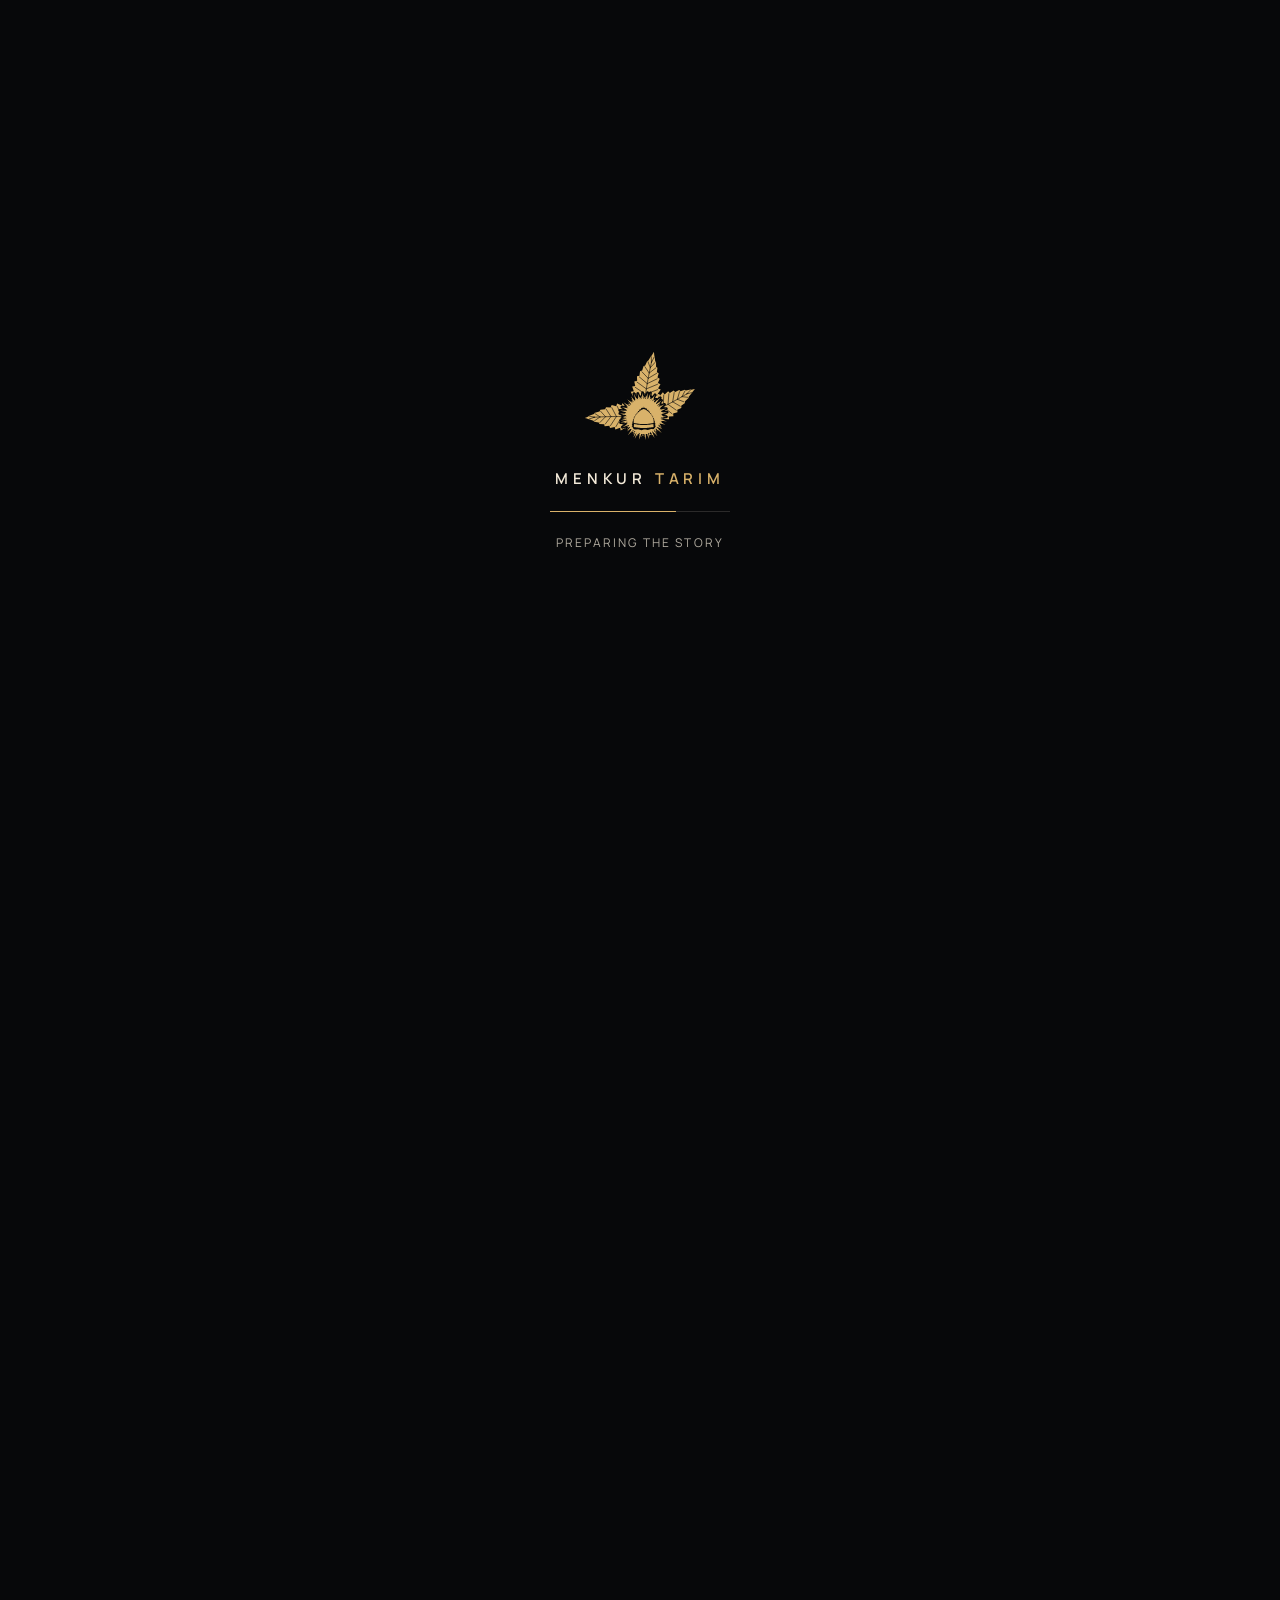
<file: index.html>
<!doctype html>
<html lang="tr">
  <head>
    <meta charset="utf-8" />
    <meta name="viewport" content="width=device-width, initial-scale=1, viewport-fit=cover" />
    <!-- The page is written in Turkish; `data-i18n="key"` (the element's contents) and
         `data-i18n-attr="attribute:key"` mark what src/i18n/ puts into the other languages -->
    <title data-i18n="meta.title">Menkur Tarım · Ödemiş'ten Dünya'ya</title>
    <meta
      name="description"
      data-i18n-attr="content:meta.description"
      content="Bozdağlar'ın yamaçlarından dünyaya: Menkur Tarım kestanesinin uzaydan başlayan hikâyesi."
    />
    <meta name="theme-color" content="#07080a" />
    <link rel="icon" type="image/svg+xml" href="favicon.svg" />
    <!-- The page's two typefaces, Cormorant Garamond and Manrope, from the site itself
         (public/fonts/, and LICENSE.txt there): the files Google Fonts hands out for them,
         declared as Google declares them, word for word. Google hands out two makes of each
         file, by the reader's system: to Windows and Linux, files with a small program for
         how the rasteriser fills thin strokes (`prep`); to phones and Macs, the same letters
         without it. Each system draws the other make a little differently (on Android
         FreeType hints a file only when it has no program at all; Windows fills thin strokes
         by it), so each is given the one it always had, public/fonts/hinted/ or public/fonts/.
         Declared here, before anything is drawn, since a stylesheet can't ask which system
         it is on. -->
    <script>
      (() => {
        const dir = /Windows|X11/.test(navigator.userAgent) ? 'fonts/hinted/' : 'fonts/';
        // A file holds one script, and `unicode-range` says which characters are in it, so a
        // page fetches only the files whose letters it shows: a Turkish page the Latin and the
        // extended Latin ones (ğ, ş and İ are in the second), and Manrope's Cyrillic one for
        // "Русский" in the list of languages; the Russian page the Cyrillic ones too. In the
        // order Google has them: a character two ranges share (ı) is taken from the later one.
        const scripts = [
          ['cyrillic', 'U+0301, U+0400-045F, U+0490-0491, U+04B0-04B1, U+2116'],
          [
            'latin-ext',
            'U+0100-02BA, U+02BD-02C5, U+02C7-02CC, U+02CE-02D7, U+02DD-02FF, U+0304, U+0308, U+0329, U+1D00-1DBF, U+1E00-1E9F, U+1EF2-1EFF, U+2020, U+20A0-20AB, U+20AD-20C4, U+2113, U+2C60-2C7F, U+A720-A7FF',
          ],
          [
            'latin',
            'U+0000-00FF, U+0131, U+0152-0153, U+02BB-02BC, U+02C6, U+02DA, U+02DC, U+0304, U+0308, U+0329, U+2000-206F, U+20AC, U+2122, U+2191, U+2193, U+2212, U+2215, U+FEFF, U+FFFD',
          ],
        ];
        // (the upright faces are variable in weight: one file for every weight of theirs)
        const faces = [
          ['Cormorant Garamond', 'italic', 500, 'cormorant-garamond-italic'],
          ['Cormorant Garamond', 'normal', 500, 'cormorant-garamond'],
          ['Cormorant Garamond', 'normal', 600, 'cormorant-garamond'],
          ['Manrope', 'normal', 400, 'manrope'],
          ['Manrope', 'normal', 500, 'manrope'],
          ['Manrope', 'normal', 600, 'manrope'],
        ];
        let css = '';
        for (const [family, style, weight, file] of faces) {
          for (const [script, range] of scripts) {
            css += `@font-face { font-family: '${family}'; font-style: ${style}; font-weight: ${weight}; font-display: swap; src: url(${dir}${file}-${script}.woff2) format('woff2'); unicode-range: ${range}; }\n`;
          }
        }
        document.head.append(Object.assign(document.createElement('style'), { textContent: css }));
      })();
    </script>
    <script type="module" crossorigin src="./assets/index-BuJ5ICfu.js"></script>
    <link rel="stylesheet" crossorigin href="./assets/index-CW2W0P14.css">
  </head>
  <body>
    <canvas id="scene" aria-hidden="true"></canvas>

    <div id="loader" role="status" aria-live="polite">
      <div class="loader__mark" data-emblem aria-hidden="true"></div>
      <div class="loader__brand">MENKUR <span>TARIM</span></div>
      <div class="loader__bar"><i></i></div>
      <div class="loader__text" data-i18n="loader.text">Hikâye hazırlanıyor</div>
    </div>

    <header class="topbar">
      <a class="brand" href="#" data-jump="0" aria-label="Menkur Tarım">
        <span class="brand__mark" data-emblem aria-hidden="true"></span>
        <span class="brand__name" aria-hidden="true">MENKUR<small>TARIM</small></span>
      </a>
      <nav class="topnav" aria-label="Menü" data-i18n-attr="aria-label:nav.menu">
        <span class="topnav__tag" data-i18n="nav.tag">Kestane · Kiraz</span>
        <button class="topnav__toggle" type="button" aria-expanded="false" aria-controls="topnav-links">
          <span data-i18n="nav.menu">Menü</span><i aria-hidden="true"></i>
        </button>
        <div class="topnav__links" id="topnav-links">
          <a href="#hakkimizda" data-panel="hakkimizda" data-i18n="nav.about">Hakkımızda</a>
          <a href="#urunler" data-panel="urunler" data-i18n="nav.products">Ürünler</a>
          <a href="#gorseller" data-panel="gorseller" data-i18n="nav.gallery">Görseller</a>
          <a href="#blog" data-panel="blog" data-i18n="nav.blog">Blog</a>
          <a href="#iletisim-bilgi" data-panel="iletisim-bilgi" data-i18n="nav.contact">İletişim</a>
        </div>
      </nav>
      <!-- the language: a button and its list, made by src/i18n/switcher.js -->
      <div class="lang" data-lang-switch></div>
    </header>

    <main id="story" aria-label="Kestanenin hikâyesi" data-i18n-attr="aria-label:story.label">
      <!-- the title starts to fade with the first scroll, as the camera sets off -->
      <section class="beat beat--hero" data-in="0" data-out="0" data-fade="0.045">
        <p class="eyebrow" data-i18n="hero.eyebrow">Menkur Tarım · 30 yıllık tecrübe</p>
        <h1 data-i18n="hero.title">Ödemiş'ten <em>Dünya'ya</em></h1>
        <p class="lead" data-i18n="hero.lead">Bir kestanenin, Bozdağlar'ın yamaçlarından sofranıza uzanan yolculuğu.</p>
      </section>

      <section class="beat beat--right" data-in="0.12" data-out="0.235">
        <p class="eyebrow" data-i18n="aegean.eyebrow">Ege · Türkiye</p>
        <h2 data-i18n="aegean.title">İzmir ile Aydın arasında</h2>
        <p data-i18n="aegean.text">
          Küçük Menderes ovasına bakan Bozdağlar'ın serin yamaçları, Türkiye'nin en önemli kestane
          bölgelerinden biridir.
        </p>
      </section>

      <section class="beat beat--center beat--ink beat--quote" data-in="0.3" data-out="0.31">
        <p>
          <span class="quote__line" data-i18n="quote.line1">Dağların serin havası ve Ege'nin güneşi.</span>
          <span class="quote__line" data-i18n="quote.line2">Kestane ağacı ikisini de sever.</span>
        </p>
      </section>

      <section class="beat beat--left" data-in="0.338" data-out="0.38">
        <p class="eyebrow" data-i18n="mountains.eyebrow">Bozdağlar</p>
        <h2 data-i18n="mountains.title">Kestanenin yurdu</h2>
        <p data-i18n="mountains.text">
          Kestanelerimiz Ege'nin en verimli topraklarında, Ödemiş, Bozdağ ve Beydağ yaylalarında nesilden
          nesile bakılan ağaçlarda yetişir.
        </p>
      </section>

      <section class="beat beat--right" data-in="0.408" data-out="0.45">
        <p class="eyebrow" data-i18n="tree.eyebrow">Ağaç</p>
        <h2 data-i18n="tree.title">Binlercesinden biri</h2>
        <p data-i18n="tree.text">Her ağaç, dallarında yüzlerce kozayı taşıyan ayrı bir hikâyedir.</p>
      </section>

      <section class="beat beat--left" data-in="0.59" data-out="0.645">
        <p class="eyebrow" data-i18n="burr.eyebrow">Koza</p>
        <h2 data-i18n="burr.title">Dikenler bir kalkan</h2>
        <p data-i18n="burr.text">
          Kestane, olgunlaşana dek bu dikenli kozanın içinde korunur. Yazın yemyeşil, sonbaharda
          altın sarısı.
        </p>
      </section>

      <section class="beat beat--caption" data-in="0.657" data-out="0.684">
        <p data-i18n="october.caption">Ve bir ekim sabahı…</p>
      </section>

      <section class="beat beat--left" data-in="0.705" data-out="0.758">
        <p class="eyebrow" data-i18n="harvest.eyebrow">Hasat</p>
        <h2 data-i18n="harvest.title">Hasadın iki yolu</h2>
        <p data-i18n="harvest.text">
          Olgunlaşan kestanelerin bir kısmı kozasından ayrılıp toprağa düşer. Bir kısmıysa dikenli kozasıyla
          birlikte toplanır.
        </p>
      </section>

      <section class="beat beat--right" data-in="0.79" data-out="0.826">
        <p class="eyebrow" data-i18n="opening.eyebrow">Açılış</p>
        <h2 data-i18n="opening.title">Ve koza yarılır</h2>
        <p data-i18n="opening.text">Dikenlerin ardında parlak, kahverengi bir hazine.</p>
      </section>

      <!-- the two ways of the harvest (src/scenes/harvest.js) -->
      <section class="beat beat--left" data-in="0.864" data-out="0.93">
        <p class="eyebrow" data-i18n="glean.eyebrow">Akıntı kestane</p>
        <h2 data-i18n="glean.title">Kozasından ayrılan kestaneler toplanır</h2>
        <p data-i18n="glean.text">
          Olgunlaşıp kozasından ayrılarak kendiliğinden yere düşen kestaneler yerden toplanır. Yörede bu hasada
          akıntı kestane denir.
        </p>
      </section>

      <section class="beat beat--caption" data-in="0.944" data-out="0.967">
        <p data-i18n="wait.caption">Bazı kestanelerin yolculuğunda ise beklemek vardır.</p>
      </section>

      <section class="beat beat--right" data-in="0.982" data-out="1.034">
        <p class="eyebrow" data-i18n="pit.eyebrow">Kuyu kestanesi</p>
        <h2 data-i18n="pit.title">Eğrelti otlarının altında</h2>
        <p data-i18n="pit.text">
          Dikenli kozalarıyla toplanan kestaneler, hazırlanan alanda bir araya getirilir. Üzerleri eğrelti
          otlarıyla örtülür; bekleme süreci başlar.
        </p>
      </section>

      <section class="beat beat--left" data-in="1.05" data-out="1.099">
        <h2 data-i18n="weeks.title">Haftalar geçer…</h2>
        <p data-i18n="weeks.text">
          Kestaneler kozalarının içinde dinlenir. Bu süre, uygulamaya ve koşullara göre birkaç haftadan birkaç
          aya uzanabilir.
        </p>
      </section>

      <section class="beat beat--right" data-in="1.142" data-out="1.198">
        <h2 data-i18n="hull.title">Dikenlerin ardından</h2>
        <p data-i18n="hull.text">
          Bekleme süresinin ardından kozalar makineden geçirilir. Kestaneler dikenli dış örtülerinden ayrılarak
          işleme yolculuğuna devam eder.
        </p>
      </section>

      <section class="beat beat--caption" data-in="1.214" data-out="1.254">
        <p data-i18n="meet.caption">Hasadın ardından kestaneler seçme, boylama ve paketleme yolculuğuna devam eder.</p>
      </section>

      <section class="beat beat--caption beat--big" data-in="1.28" data-out="1.326">
        <p data-i18n="nut.caption">Geriye yalnızca <em>kestane</em> kalır.</p>
      </section>

      <section class="beat beat--left" data-in="1.352" data-out="1.42">
        <p class="eyebrow">Menkur Tarım</p>
        <h2 data-i18n="common.fromBranch">Dalından ambalaja</h2>
        <p data-i18n="studio.text">
          1996'dan bu yana Ege'nin bereketli topraklarında yetişen kestaneleri, iki soğuk hava deposu ve tam
          otomatik paketleme hattıyla donatılmış tesisimizde işliyoruz.
        </p>
      </section>

      <section class="beat beat--left" data-in="1.444" data-out="1.48">
        <p class="eyebrow" data-i18n="common.packaging">Ambalaj</p>
        <h2 data-i18n="packing.title">Özenle seçilir, özenle paketlenir</h2>
        <p data-i18n="packing.text">
          Kestane kilogramdaki adede göre boylanır, silinir ve seçilir; fileden big bag'e, 1 kg'dan 1.000 kg'a
          kadar ambalajlanır.
        </p>
      </section>

      <section class="beat beat--left" data-in="1.534" data-out="1.564">
        <p class="eyebrow" data-i18n="loading.eyebrow">Yükleme</p>
        <h2 data-i18n="loading.title">Yola hazır</h2>
        <p data-i18n="loading.text">Fileler ve çuvallar paletlenir, soğuk hava deposundan soğutmalı kamyonlara yüklenir.</p>
      </section>

      <section class="beat beat--left" data-in="1.612" data-out="1.656">
        <p class="eyebrow" data-i18n="road.eyebrow">Yol</p>
        <h2 data-i18n="road.title">Ödemiş'ten yola çıkar</h2>
        <p data-i18n="road.text">Üretimimizin %80'i, Bozdağlar'ın eteğinden yola çıkan kamyonlarla tüm dünyaya ihraç edilir.</p>
      </section>

      <section class="beat beat--finale" data-in="1.768" data-out="1.858" id="iletisim">
        <p class="eyebrow" data-i18n="finale.eyebrow">Menkur Tarım · Ödemiş / İzmir</p>
        <h2 data-i18n="finale.title">Dalından Ambalaja,<br /><em>Ödemiş'ten Dünya'ya</em></h2>
        <p data-i18n="finale.text">
          1996'dan bu yana Ege'nin bereketli topraklarında yetişen kestaneleri özenle seçiyor,
          paketliyor ve dünyanın dört bir yanındaki sofralara ulaştırıyoruz.
        </p>
        <ul class="stats">
          <li><strong>1996</strong><span data-i18n="stats.founded">Kuruluş</span></li>
          <li><strong data-i18n="fig.30y">30 yıl</strong><span data-i18n="common.experience">Tecrübe</span></li>
          <li><strong data-i18n="fig.80pct">%80</strong><span data-i18n="common.exportShare">İhracat oranı</span></li>
          <li><strong data-i18n="fig.3000t">3.000 t</strong><span data-i18n="stats.output">Yıllık üretim</span></li>
        </ul>
        <div class="cta">
          <a class="btn btn--solid" href="mailto:info@menkurtarim.com.tr" data-i18n="finale.cta">İletişime geçin</a>
          <a class="btn" href="tel:+902325455628">+90 232 545 56 28</a>
        </div>
        <p class="address">
          Zafer Mah., Birgi Yolu Üzeri No:3/2 · Ödemiş / İzmir<br />
          <a href="mailto:info@menkurtarim.com.tr">info@menkurtarim.com.tr</a> ·
          <a href="mailto:export@menkurtarim.com.tr">export@menkurtarim.com.tr</a> ·
          <a href="#iletisim-bilgi" data-panel="iletisim-bilgi" data-i18n="finale.allContact">Tüm iletişim bilgileri</a> ·
          <span class="social">
            <a href="https://www.instagram.com/menkurtarim/" target="_blank" rel="noopener" aria-label="Instagram" title="Instagram"><svg viewBox="0 0 24 24" aria-hidden="true" focusable="false"><rect x="3" y="3" width="18" height="18" rx="5" fill="none" stroke="currentColor" stroke-width="2" /><circle cx="12" cy="12" r="4" fill="none" stroke="currentColor" stroke-width="2" /><circle cx="17.4" cy="6.6" r="1.3" fill="currentColor" /></svg></a>
            <a href="https://www.facebook.com/menkur.agricultural" target="_blank" rel="noopener" aria-label="Facebook" title="Facebook"><svg viewBox="0 0 24 24" aria-hidden="true" focusable="false"><path fill="currentColor" d="M13.6 21v-7.6h2.6l.4-3h-3V8.5c0-.9.3-1.5 1.6-1.5h1.6V4.3c-.3 0-1.2-.1-2.4-.1-2.3 0-3.9 1.4-3.9 4v2.2H7.9v3h2.6V21h3.1Z" /></svg></a>
          </span>
        </p>
      </section>

      <!-- the story ends back on the opening title; this copy fades in as it does -->
      <section class="beat beat--hero" data-in="1.906" data-out="99" aria-hidden="true">
        <p class="eyebrow" data-i18n="hero.eyebrow">Menkur Tarım · 30 yıllık tecrübe</p>
        <h1 data-i18n="hero.title">Ödemiş'ten <em>Dünya'ya</em></h1>
        <p class="lead" data-i18n="hero.lead">Bir kestanenin, Bozdağlar'ın yamaçlarından sofranıza uzanan yolculuğu.</p>
      </section>
    </main>

    <!-- Hakkımızda · Ürünler · İletişim: opened from the top menu, over the story (src/panels.js) -->
    <div class="panel" id="hakkimizda" role="dialog" aria-modal="true" aria-labelledby="hakkimizda-title" hidden>
      <div class="panel__scrim" data-close></div>
      <article class="panel__sheet">
        <button class="panel__close" type="button" data-close aria-label="Kapat" data-i18n-attr="aria-label:ui.close"><span></span></button>
        <div class="panel__mark" data-emblem aria-hidden="true"></div>
        <p class="eyebrow" data-i18n="nav.about">Hakkımızda</p>
        <h2 id="hakkimizda-title" data-i18n="about.title">30 yıllık tecrübeyle, 1996'dan bu yana</h2>
        <p class="panel__lead" data-i18n="about.lead">
          1996 yılında Ödemiş'te kurulan Menkur Tarım, 2002'de taşındığı modern tesisinde kurumsal yönetim
          anlayışı ve çağdaş teknolojinin olanaklarıyla üretimini sürdürüyor.
        </p>
        <p data-i18n="about.p1">
          1.000 metrekarelik alana kurulu tesisimiz; 110 ila 200 metrekare arasında değişen iki soğuk hava
          deposu ve tam otomatik paketleme hattıyla donatılmıştır. Sezonluk ve tam zamanlı çalışan deneyimli
          ekibimizle her ürünü titizlikle seçiyor, işliyor ve güvenle paketliyoruz. Üretimimizin yaklaşık
          %80'ini yurt dışına ihraç ederek Ege'nin bereketini dünya sofralarına taşıyoruz.
        </p>
        <p data-i18n="about.p2">
          Müşteri memnuniyetini, kaliteli üretimi ve zamanında teslimatı temel ilke edinen Menkur Tarım, hem
          yurt içinde hem de uluslararası pazarda güvenilir bir marka olma vizyonuyla çalışmalarını sürdürüyor.
        </p>

        <dl class="facts">
          <div><dt data-i18n="fig.30y">30 yıl</dt><dd data-i18n="common.experience">Tecrübe</dd></div>
          <div><dt>1996</dt><dd data-i18n="about.fact.founded">Ödemiş'te kuruluş</dd></div>
          <div><dt>2002</dt><dd data-i18n="about.fact.moved">Modern tesise taşınma</dd></div>
          <div><dt data-i18n="fig.1000m2">1.000 m²</dt><dd data-i18n="about.fact.area">Tesis alanı</dd></div>
          <div><dt>2</dt><dd data-i18n="about.fact.cold">Soğuk hava deposu (110–200 m²)</dd></div>
          <div><dt data-i18n="fig.80pct">%80</dt><dd data-i18n="common.exportShare">İhracat oranı</dd></div>
          <div><dt data-i18n="fig.3000t">3.000 t</dt><dd data-i18n="about.fact.capacity">Yıllık üretim kapasitesi</dd></div>
          <div><dt data-i18n="fig.95pct">%95</dt><dd data-i18n="about.fact.satisfaction">Müşteri memnuniyeti</dd></div>
          <div><dt data-i18n="about.fact.auto">Tam otomatik</dt><dd data-i18n="about.fact.line">Paketleme hattı</dd></div>
        </dl>

        <h3 data-i18n="common.fromBranch">Dalından ambalaja</h3>
        <ol class="steps">
          <li>
            <strong data-i18n="about.step1.title">Seçme ve ayıklama</strong>
            <span data-i18n="about.step1.text">En kaliteli kestane ve kirazlar modern hatlarda seçilir. Her ürün kalite kontrol aşamalarından
              geçerek özenle hazırlanır.</span>
          </li>
          <li>
            <strong data-i18n="about.step2.title">İşleme ve paketleme</strong>
            <span data-i18n="about.step2.text">Ürünler tazeliğini koruyan hijyenik ortamlarda işlenir. Tam otomatik paketleme sistemimizle
              doğallıkları güvenle korunur.</span>
          </li>
          <li>
            <strong data-i18n="common.coldStorage">Soğuk hava depolama</strong>
            <span data-i18n="about.step3.text">Ürünler sevkiyata kadar soğuk hava depolarımızda saklanır, doğal tazeliklerini korur.</span>
          </li>
          <li>
            <strong data-i18n="about.step4.title">Sevkiyat ve ihracat</strong>
            <span data-i18n="about.step4.text">Ege'nin bereketini dünyanın dört bir yanına ulaştırıyoruz. Zamanında teslimat ve güvenli
              lojistik, Menkur Tarım güvencesidir.</span>
          </li>
        </ol>

        <h3 data-i18n="about.services.title">Hizmetlerimiz</h3>
        <ul class="cards">
          <li><strong data-i18n="about.svc1.title">Kestane paketleme</strong><span data-i18n="about.svc1.text">Kestaneleri en taze hâlleriyle paketliyor, dünya çapında güvenle teslim ediyoruz.</span></li>
          <li><strong data-i18n="about.svc2.title">Kiraz ihracatı</strong><span data-i18n="common.cherryExport">En kaliteli kirazları özenle seçip uluslararası pazarlara ihraç ediyoruz.</span></li>
          <li><strong data-i18n="common.coldStorage">Soğuk hava depolama</strong><span data-i18n="about.svc3.text">Ürünlerin tazeliğini korumak için modern soğuk hava depolarımızda saklıyoruz.</span></li>
          <li><strong data-i18n="about.svc4.title">Otomatik paketleme</strong><span data-i18n="about.svc4.text">Tam otomatik makinelerimizle hızlı ve güvenilir paketleme hizmeti sunuyoruz.</span></li>
        </ul>
        <p data-i18n="about.services.more">Bunların yanında üretim ve işleme, paketleme ve sevkiyat ile ihracat desteği hizmetleri sunuyoruz.</p>

        <h3 data-i18n="about.quality.title">Kalite ve sürdürülebilirlik</h3>
        <p data-i18n="about.quality.p1">
          Ürünlerimiz modern tesislerde, hijyen ve kalite standartlarına uygun şekilde işlenir; doğallığını koruyan
          üretim anlayışıyla her adımda mükemmeli hedefliyoruz.
        </p>
        <p data-i18n="about.quality.p2">
          Doğayı koruyarak üretmek, gelecek nesillere bırakacağımız en büyük mirastır. Enerji verimliliği, atık
          yönetimi ve çevre dostu üretimle sürdürülebilir tarımı destekliyoruz.
        </p>
      </article>
    </div>

    <div class="panel" id="urunler" role="dialog" aria-modal="true" aria-labelledby="urunler-title" hidden>
      <div class="panel__scrim" data-close></div>
      <article class="panel__sheet">
        <button class="panel__close" type="button" data-close aria-label="Kapat" data-i18n-attr="aria-label:ui.close"><span></span></button>
        <div class="panel__mark" data-emblem aria-hidden="true"></div>
        <p class="eyebrow" data-i18n="products.eyebrow">Ürünlerimiz</p>
        <h2 id="urunler-title" data-i18n="common.chestnutCherry">Kestane ve kiraz</h2>

        <h3 data-i18n="common.chestnut">Kestane</h3>
        <p class="panel__lead" data-i18n="products.chestnut.lead">
          Sonbaharda piyasaya çıkan kestane; közlenerek, haşlanarak, şekerlemesi, unu ve pastalarıyla, bazı
          yemeklerde de garnitür olarak sevilerek tüketilir.
        </p>
        <p data-i18n="products.chestnut.text">
          Ülkemizde kaliteli taze kestane Ödemiş, Nazilli, Kiraz, Bozdağ ve Beydağ bölgelerinde yetişir.
          Kestanelerimiz Ege'nin en verimli topraklarında, özellikle Ödemiş, Beydağ ve Bozdağ yaylalarında
          yetişmektedir. Çeşitli coğrafi koşullar altında ihracata en uygun olanı marron (şeker) cinsidir.
          İyi, nitelikli bir kestane yaklaşık 2,5 cm genişliğinde ve 15–20 g ağırlığındadır; kuzu kestanesi
          denilen türler bu ölçülerden küçüktür.
        </p>

        <h4 id="boylar" data-i18n="sizes.title">Boylar</h4>
        <p data-i18n="sizes.text">
          Kestane, kalibre makinelerinde kilogramdaki adede göre boylara ayrılır; ardından silinir ve
          seleksiyondan geçirilerek işlenir.
        </p>
        <!-- the chestnut at the chosen size, in 3D and in AR: src/sizes/ (which writes its own
             words, in the reader's language, into the view, the button and the readout) -->
        <div class="sizer" data-sizer>
          <div class="sizer__stage">
            <canvas class="sizer__canvas" role="img" aria-label="Seçilen boydaki kestanenin üç boyutlu görünümü"></canvas>
            <p class="sizer__status" data-sizer-status hidden></p>
            <button class="sizer__ar" type="button" data-sizer-ar hidden>
              <svg viewBox="0 0 24 24" aria-hidden="true">
                <path d="M12 2.8 20 7.4v9.2L12 21.2 4 16.6V7.4ZM4 7.4l8 4.6 8-4.6M12 12v9.2" fill="none" stroke="currentColor" stroke-width="1.5" stroke-linejoin="round" />
              </svg>
              <span>AR'da görüntüle</span>
            </button>
          </div>
          <div class="sizer__caption">
            <p class="sizer__readout" data-sizer-readout aria-live="polite">40–45 adet/kg · tane başı 22–25 g · genişlik ≈ 42 mm</p>
            <p class="sizer__hint" data-sizer-hint aria-live="polite" hidden></p>
          </div>
          <fieldset class="sizes">
            <legend class="visually-hidden" data-i18n="sizes.legend">Kilogramdaki adede göre boylar</legend>
            <label><input type="radio" name="boy" value="40-45" checked /><strong>40–45</strong><span data-i18n="sizes.largest">en iri</span></label>
            <label><input type="radio" name="boy" value="50-55" /><strong>50–55</strong></label>
            <label><input type="radio" name="boy" value="60-65" /><strong>60–65</strong></label>
            <label><input type="radio" name="boy" value="70-75" /><strong>70–75</strong></label>
            <label><input type="radio" name="boy" value="80-85" /><strong>80–85</strong></label>
            <label><input type="radio" name="boy" value="90-95" /><strong>90–95</strong></label>
            <label><input type="radio" name="boy" value="100" /><strong>100+</strong></label>
          </fieldset>
          <!-- our packs at their true size, in the same view and in AR (src/sizes/table.js, PACKS) -->
          <fieldset class="sizes sizes--packs">
            <legend data-i18n="sizes.packs">Ambalajlar, gerçek boyutlarında</legend>
            <label><input type="radio" name="boy" value="1kg" /><strong>1 <span data-i18n="sizer.kg">kg</span></strong><span data-i18n="sizes.pack.net">file</span></label>
            <label><input type="radio" name="boy" value="5kg" /><strong>5 <span data-i18n="sizer.kg">kg</span></strong><span data-i18n="sizes.pack.net">file</span></label>
            <label><input type="radio" name="boy" value="25kg" /><strong>25 <span data-i18n="sizer.kg">kg</span></strong><span data-i18n="sizes.pack.sack">file çuval</span></label>
            <label><input type="radio" name="boy" value="1000kg" /><strong>1000 <span data-i18n="sizer.kg">kg</span></strong><span data-i18n="sizes.pack.bigBag">big bag</span></label>
          </fieldset>
        </div>

        <h4 data-i18n="common.packaging">Ambalaj</h4>
        <p data-i18n="products.packaging.text">
          Big bag (çuval), jüt çuval ve filede işlenen kestane, isteğe göre 1 kg'dan 1.000 kg'a kadar
          ambalajlanıp ihraç edilir.
        </p>

        <h4 id="besin-degerleri" data-i18n="nutrition.title">Besin değerleri <small>100 g kestane</small></h4>
        <table class="nutrition">
          <tbody>
            <tr><th data-i18n="nut.energy">Enerji</th><td data-i18n="nut.v.energy">194 kcal</td><th data-i18n="nut.phosphorus">Fosfor</th><td data-i18n="nut.v.phosphorus">88 mg</td></tr>
            <tr><th data-i18n="nut.carbs">Karbonhidrat</th><td data-i18n="nut.v.carbs">42,1 g</td><th data-i18n="nut.calcium">Kalsiyum</th><td data-i18n="nut.v.calcium">27 mg</td></tr>
            <tr><th data-i18n="nut.protein">Protein</th><td data-i18n="nut.v.protein">2 g</td><th data-i18n="nut.iron">Demir</th><td data-i18n="nut.v.iron">1,7 mg</td></tr>
            <tr><th data-i18n="nut.fat">Yağ</th><td data-i18n="nut.v.fat">1,5 g</td><th data-i18n="nut.sodium">Sodyum</th><td data-i18n="nut.v.sodium">45 mg</td></tr>
            <tr><th data-i18n="nut.fibre">Lif</th><td data-i18n="nut.v.fibre">1 g</td><th data-i18n="nut.potassium">Potasyum</th><td data-i18n="nut.v.potassium">454 mg</td></tr>
            <tr><th data-i18n="nut.cholesterol">Kolesterol</th><td>0</td><th data-i18n="nut.b1">B1 vitamini</th><td data-i18n="nut.v.b1">0,22 mg</td></tr>
            <tr><th data-i18n="nut.b3">B3 vitamini</th><td data-i18n="nut.v.b3">0,6 mg</td><th data-i18n="nut.b2">B2 vitamini</th><td data-i18n="nut.v.b2">0,22 mg</td></tr>
          </tbody>
        </table>

        <h3 data-i18n="common.cherry">Kiraz</h3>
        <p data-i18n="products.cherry.text">
          Baharın habercisi kiraz, yoğun antioksidan içeriğiyle bilinir ve kalp sağlığına iyi geldiği belirtilir.
          A vitamini yönünden zengin olan kirazdaki karotin göz sağlığını destekler; meyvede melatonin de
          bulunur. Doğal bir tatlı olarak sofralarda yer alır, sapları da geleneksel olarak kullanılır. En kaliteli
          kirazları özenle seçip uluslararası pazarlara ihraç ediyoruz.
        </p>

        <h3 data-i18n="faq.title">Sıkça sorulan sorular</h3>
        <div class="faq">
          <details>
            <summary data-i18n="faq.q1">Kestaneleriniz nerede yetiştiriliyor?</summary>
            <p data-i18n="faq.a1">Kestanelerimiz Ege Bölgesi'nin en verimli topraklarında, özellikle Ödemiş, Beydağ ve Bozdağ yaylalarında yetişmektedir.</p>
          </details>
          <details>
            <summary data-i18n="faq.q2">Ürünleriniz nasıl işleniyor ve paketleniyor?</summary>
            <p data-i18n="faq.a2">Hasat edilen ürünlerimiz modern tesislerimizde seçilir, boylanır ve hijyenik koşullarda paketlenir.</p>
          </details>
          <details>
            <summary data-i18n="faq.q3">Ürünlerinizin tazeliğini nasıl koruyorsunuz?</summary>
            <p data-i18n="faq.a3">Ürünlerimiz özel soğutmalı depolarda saklanır ve sevkiyat aşamasına kadar doğal tazeliğini korur.</p>
          </details>
        </div>
      </article>
    </div>

    <div class="panel panel--wide" id="gorseller" role="dialog" aria-modal="true" aria-labelledby="gorseller-title" hidden>
      <div class="panel__scrim" data-close></div>
      <article class="panel__sheet">
        <button class="panel__close" type="button" data-close aria-label="Kapat" data-i18n-attr="aria-label:ui.close"><span></span></button>
        <div class="panel__mark" data-emblem aria-hidden="true"></div>
        <p class="eyebrow" data-i18n="nav.gallery">Görseller</p>
        <h2 id="gorseller-title" data-i18n="gallery.title">Tesisimizden ve bahçelerden</h2>
        <h3 data-i18n="gallery.facility">Tesis ve paketleme</h3>
        <div class="gallery">
          <a class="gallery__item" href="gallery/tesis.webp">
            <img src="gallery/tesis-k.webp" alt="Ödemiş'teki tesisimiz" data-i18n-attr="alt:gal.facility" width="640" height="427" loading="lazy" decoding="async" />
            <span data-i18n="gal.facility">Ödemiş'teki tesisimiz</span>
          </a>
          <a class="gallery__item" href="gallery/secme-hatti.webp">
            <img src="gallery/secme-hatti-k.webp" alt="Seçme ve ayıklama hattı" data-i18n-attr="alt:gal.sorting" width="640" height="360" loading="lazy" decoding="async" />
            <span data-i18n="gal.sorting">Seçme ve ayıklama hattı</span>
          </a>
          <a class="gallery__item" href="gallery/yukleme.webp">
            <img src="gallery/yukleme-k.webp" alt="Paletlenen çuvalların kamyona yüklenmesi" data-i18n-attr="alt:gal.loading" width="640" height="332" loading="lazy" decoding="async" />
            <span data-i18n="gal.loading">Paletlenen çuvalların kamyona yüklenmesi</span>
          </a>
          <a class="gallery__item" href="gallery/cuvallar.webp">
            <img src="gallery/cuvallar-k.webp" alt="Ağzı fileyle kapatılmış çuvallar" data-i18n-attr="alt:gal.sacks" width="640" height="360" loading="lazy" decoding="async" />
            <span data-i18n="gal.sacks">Ağzı fileyle kapatılmış çuvallar</span>
          </a>
          <a class="gallery__item" href="gallery/etiketli-fileler.webp">
            <img src="gallery/etiketli-fileler-k.webp" alt="Etiketli fileler" data-i18n-attr="alt:gal.labelled" width="640" height="427" loading="lazy" decoding="async" />
            <span data-i18n="gal.labelled">Etiketli fileler</span>
          </a>
          <a class="gallery__item" href="gallery/file-ve-kozalar.webp">
            <img src="gallery/file-ve-kozalar-k.webp" alt="Fileler, kozalar ve kestane" data-i18n-attr="alt:gal.netsBurrs" width="640" height="396" loading="lazy" decoding="async" />
            <span data-i18n="gal.netsBurrs">Fileler, kozalar ve kestane</span>
          </a>
          <a class="gallery__item" href="gallery/fileler.webp">
            <img src="gallery/fileler-k.webp" alt="Kırmızı ve siyah filelerde kestane" data-i18n-attr="alt:gal.nets" width="640" height="426" loading="lazy" decoding="async" />
            <span data-i18n="gal.nets">Kırmızı ve siyah filelerde kestane</span>
          </a>
          <a class="gallery__item" href="gallery/fileler-dikey.webp">
            <img src="gallery/fileler-dikey-k.webp" alt="Paketlenmiş kestane" data-i18n-attr="alt:gal.packed" width="360" height="640" loading="lazy" decoding="async" />
            <span data-i18n="gal.packed">Paketlenmiş kestane</span>
          </a>
        </div>
        <h3 data-i18n="common.chestnutCherry">Kestane ve kiraz</h3>
        <div class="gallery">
          <a class="gallery__item" href="gallery/kozalar.webp">
            <img src="gallery/kozalar-k.webp" alt="Dalında kestane kozaları" data-i18n-attr="alt:gal.burrs" width="477" height="640" loading="lazy" decoding="async" />
            <span data-i18n="gal.burrs">Dalında kestane kozaları</span>
          </a>
          <a class="gallery__item" href="gallery/kestane.webp">
            <img src="gallery/kestane-k.webp" alt="Kestane" data-i18n-attr="alt:common.chestnut" width="501" height="640" loading="lazy" decoding="async" />
            <span data-i18n="common.chestnut">Kestane</span>
          </a>
          <a class="gallery__item" href="gallery/kiraz-dali.webp">
            <img src="gallery/kiraz-dali-k.webp" alt="Dalında kiraz" data-i18n-attr="alt:gal.cherryBranch" width="640" height="426" loading="lazy" decoding="async" />
            <span data-i18n="gal.cherryBranch">Dalında kiraz</span>
          </a>
          <a class="gallery__item" href="gallery/kiraz-hasadi.webp">
            <img src="gallery/kiraz-hasadi-k.webp" alt="Kiraz hasadı" data-i18n-attr="alt:gal.cherryHarvest" width="640" height="360" loading="lazy" decoding="async" />
            <span data-i18n="gal.cherryHarvest">Kiraz hasadı</span>
          </a>
          <a class="gallery__item" href="gallery/kiraz.webp">
            <img src="gallery/kiraz-k.webp" alt="Kiraz" data-i18n-attr="alt:common.cherry" width="550" height="450" loading="lazy" decoding="async" />
            <span data-i18n="common.cherry">Kiraz</span>
          </a>
        </div>
      </article>
      <div class="lightbox" hidden>
        <figure>
          <img alt="" />
          <figcaption></figcaption>
        </figure>
        <button class="lightbox__nav lightbox__nav--prev" type="button" aria-label="Önceki görsel" data-i18n-attr="aria-label:ui.prevImage"><span></span></button>
        <button class="lightbox__nav lightbox__nav--next" type="button" aria-label="Sonraki görsel" data-i18n-attr="aria-label:ui.nextImage"><span></span></button>
        <button class="panel__close lightbox__close" type="button" aria-label="Görseli kapat" data-i18n-attr="aria-label:ui.closeImage"><span></span></button>
      </div>
    </div>

    <!-- Blog: four articles, opened from the top menu. The list and the articles share the panel,
         one shown at a time; each article has an address of its own (#blog-kalibre-rehberi), so it
         can be linked to, and the browser's back button retraces the steps (src/panels.js). Its
         images are in public/blog/ (renders from the story's own scenes), the small copies on the
         cards; none is fetched before the panel opens. The texts are keyed under `blog.` (the
         nutrition figures reuse the table's keys); a language without them shows them in Turkish. -->
    <div class="panel panel--wide panel--blog" id="blog" role="dialog" aria-modal="true" aria-labelledby="blog-title" hidden>
      <div class="panel__scrim" data-close></div>
      <article class="panel__sheet">
        <button class="panel__close" type="button" data-close aria-label="Kapat" data-i18n-attr="aria-label:ui.close"><span></span></button>

        <div class="blog__list">
          <div class="panel__mark" data-emblem aria-hidden="true"></div>
          <p class="eyebrow" data-i18n="nav.blog">Blog</p>
          <h2 id="blog-title" data-i18n="blog.title">Bahçeden ihracata kestane</h2>
          <p class="panel__lead" data-i18n="blog.lead">Pişirme, boylar, saklama ve ambalaj üzerine; otuz yıllık tecrübemizden derlediğimiz yazılar.</p>
          <ul class="blog__cards">
            <li class="blog__card">
              <div class="blog__thumb">
                <img src="blog/pisirme-k.webp" alt="Kabukları çatlayıp açılmış, közlenmiş kestaneler" data-i18n-attr="alt:blog.cooking.alt" width="640" height="400" loading="lazy" decoding="async" />
              </div>
              <div class="blog__text">
                <p class="blog__meta"><span data-i18n="blog.cooking.cat">Mutfak</span><time datetime="2026-11-21" data-i18n="blog.cooking.date">21 Kasım 2026</time></p>
                <h3><a href="#blog-kestane-pisirme" data-i18n="blog.cooking.title">Fırından köze: kestane pişirmenin yolları</a></h3>
                <p class="blog__excerpt" data-i18n="blog.cooking.excerpt">Fırın, tava, haşlama, buhar ve köz: kestaneyi pişirmenin ve sunmanın yolları.</p>
                <p class="blog__read" data-i18n="blog.cooking.read">4 dk okuma</p>
              </div>
            </li>
            <li class="blog__card">
              <div class="blog__thumb">
                <img src="blog/kalibre-k.webp" alt="Ahşap masada, çam kozalakları ve mandalinalar arasında beyaz bir kâse dolusu kestane" data-i18n-attr="alt:blog.caliber.alt" width="640" height="400" loading="lazy" decoding="async" />
              </div>
              <div class="blog__text">
                <p class="blog__meta"><span data-i18n="blog.caliber.cat">Rehber</span><time datetime="2026-11-14" data-i18n="blog.caliber.date">14 Kasım 2026</time></p>
                <h3><a href="#blog-kalibre-rehberi" data-i18n="blog.caliber.title">Kalibre rehberi: kestane boyları nasıl okunur?</a></h3>
                <p class="blog__excerpt" data-i18n="blog.caliber.excerpt">40–45 mi, 70–75 mi? Boyların ağırlık ve genişlik olarak karşılığı.</p>
                <p class="blog__read" data-i18n="blog.caliber.read">3 dk okuma</p>
              </div>
            </li>
            <li class="blog__card">
              <div class="blog__thumb">
                <img src="blog/saklama-k.webp" alt="Dalında, yaprakların arasında yeşil dikenli kestane kozaları" data-i18n-attr="alt:blog.fresh.alt" width="640" height="400" loading="lazy" decoding="async" />
              </div>
              <div class="blog__text">
                <p class="blog__meta"><span data-i18n="blog.fresh.cat">Saklama</span><time datetime="2026-11-09" data-i18n="blog.fresh.date">9 Kasım 2026</time></p>
                <h3><a href="#blog-kestane-saklama" data-i18n="blog.fresh.title">Kestane nasıl taze kalır?</a></h3>
                <p class="blog__excerpt" data-i18n="blog.fresh.excerpt">Evde ve depoda kestaneyi taze tutmanın pratik yolları.</p>
                <p class="blog__read" data-i18n="blog.fresh.read">3 dk okuma</p>
              </div>
            </li>
            <li class="blog__card">
              <div class="blog__thumb">
                <img src="blog/ambalaj-k.webp" alt="Sonbahar yaprakları üzerinde, açılmış dikenli kozalarının içinde parlak kestaneler" data-i18n-attr="alt:blog.packaging.alt" width="640" height="400" loading="lazy" decoding="async" />
              </div>
              <div class="blog__text">
                <p class="blog__meta"><span data-i18n="blog.packaging.cat">Ambalaj</span><time datetime="2026-11-03" data-i18n="blog.packaging.date">3 Kasım 2026</time></p>
                <h3><a href="#blog-ambalaj-secenekleri" data-i18n="blog.packaging.title">1 kg'dan 1.000 kg'a: hangi ambalaj kime uygun?</a></h3>
                <p class="blog__excerpt" data-i18n="blog.packaging.excerpt">Perakende, toptan ve sanayi için fileden big bag'e seçeneklerimiz.</p>
                <p class="blog__read" data-i18n="blog.packaging.read">3 dk okuma</p>
              </div>
            </li>
          </ul>
        </div>

        <article class="post" id="blog-kestane-pisirme" aria-labelledby="blog-kestane-pisirme-title" hidden>
          <a class="post__back" href="#blog" data-i18n="blog.back">Tüm yazılar</a>
          <figure class="post__hero">
            <img src="blog/pisirme.webp" alt="Kabukları çatlayıp açılmış, közlenmiş kestaneler" data-i18n-attr="alt:blog.cooking.alt" width="1600" height="1000" loading="lazy" decoding="async" />
          </figure>
          <header class="post__head">
            <p class="eyebrow" data-i18n="blog.cooking.cat">Mutfak</p>
            <h2 id="blog-kestane-pisirme-title" tabindex="-1" data-i18n="blog.cooking.title">Fırından köze: kestane pişirmenin yolları</h2>
            <p class="post__lead" data-i18n="blog.cooking.lead">
              Közde pişen kestane, kış aylarının en sevilen tatlarından biridir. Kestaneyi evde pişirmek de zor değildir:
              doğru bir hazırlıkla fırında, tavada, kaynar suda, buharda ya da közde pişirilebilir ve her yöntem ayrı bir
              lezzet verir. Bu yazıda yöntemleri ve kestaneyi sofraya taşımanın yollarını derledik.
            </p>
            <p class="post__meta">
              <span class="post__mark" data-emblem aria-hidden="true"></span><span>Menkur Tarım</span><time datetime="2026-11-21" data-i18n="blog.cooking.date">21 Kasım 2026</time><span data-i18n="blog.cooking.read">4 dk okuma</span>
            </p>
          </header>
          <div class="post__body">
            <h3 data-i18n="blog.cooking.prep.h">Hazırlık: yıkama ve çentik</h3>
            <p data-i18n="blog.cooking.prep.p1">
              Kestaneleri önce bol suyla yıkayıp süzün. Ardından keskin bir bıçakla her birinin kabuğunun şişkin yüzüne
              bir çizik ya da artı biçiminde bir çentik atın; bıçağın yalnızca kabuğu kesmesi yeterlidir.
            </p>
            <p data-i18n="blog.cooking.prep.p2">
              Çentik, pişirmenin en önemli adımıdır. Kestane ısındıkça içindeki nem buhara dönüşür; çentik bu buhara bir
              çıkış yolu açar ve kabuğun patlamasını önler. Pişerken aralanan çentik, soymayı da kolaylaştırır.
            </p>
            <p data-i18n="blog.cooking.prep.p3">
              İsteğe bağlı bir adım daha var: çentikli kestaneleri pişirmeden önce yarım saat kadar suda bekletmek. Bu,
              özellikle fırında ve közde, kestanenin içinin yumuşak kalmasına ve kabuğun kolay ayrılmasına yardımcı
              olabilir. Aynı boydaki kestaneleri bir arada pişirmek ise hepsinin aynı sürede hazır olmasını sağlar; boylar
              için <a href="#blog-kalibre-rehberi">kalibre rehberimize</a> göz atabilirsiniz.
            </p>
            <figure class="post__figure">
              <img src="blog/pisirme-tava.webp" alt="Bir sokak tezgâhında, delikli kestane tavasının yanında közlenmiş kestaneler" data-i18n-attr="alt:blog.cooking.pan.alt" width="1200" height="750" loading="lazy" decoding="async" />
              <figcaption data-i18n="blog.cooking.pan.cap">Kestane kebap: tavada közlenmiş kestaneler.</figcaption>
            </figure>

            <h3 data-i18n="blog.cooking.oven.h">Fırında</h3>
            <p data-i18n="blog.cooking.oven.p">
              Çentikli kestaneleri bir fırın tepsisine, çentikleri yukarı bakacak şekilde tek sıra dizin. Önceden ısıtılmış,
              200 °C civarındaki fırında, boyuna göre genellikle 20–30 dakika pişirin. Kabuklar açılıp içi yumuşadığında
              kestane hazırdır.
            </p>

            <h3 data-i18n="blog.cooking.pan.h">Tavada: kestane kebap usulü</h3>
            <p data-i18n="blog.cooking.pan.p">
              Sokaklarda satılan kestane kebabını evde hatırlatan yöntem tavadır. Delikli bir kestane tavası ya da kalın
              tabanlı bir tava kullanın. Kestaneleri tek sıra yayın, kapağı kapalı tutun ve orta ateşte ara sıra sallayarak,
              kabuklar yer yer kararıp açılana dek pişirin.
            </p>

            <h3 data-i18n="blog.cooking.boil.h">Haşlama ve buhar</h3>
            <p data-i18n="blog.cooking.boil.p1">
              Haşlamak için çentikli kestaneleri kaynar suya atın ve boyuna göre yaklaşık 20–30 dakika pişirin. Haşlanan
              kestane yumuşak olur; püre, pilav ve tatlılar için çoğunlukla bu yöntem tercih edilir.
            </p>
            <p data-i18n="blog.cooking.boil.p2">
              Buharda pişirmek de benzer bir sonuç verir: çentikli kestaneleri bir buhar sepetine yerleştirin ve kapağı
              kapalı tencerede, kaynayan suyun buharında yaklaşık 20–30 dakika tutun.
            </p>

            <h3 data-i18n="blog.cooking.embers.h">Közde</h3>
            <p data-i18n="blog.cooking.embers.p">
              Mangalda ya da sobada kestane pişirmenin sırrı, alevi değil korları kullanmaktır. Kestaneleri delikli bir
              tavaya ya da tel ızgaraya koyup korların üstünde tutun ve sık sık çevirin. Kabuklar kararıp açıldığında ve içi
              yumuşadığında kestane hazırdır.
            </p>

            <aside class="post__fact">
              <h4 data-i18n="blog.cooking.fact.h">Bir bakışta</h4>
              <dl class="post__pairs">
                <div><dt data-i18n="blog.cooking.fact.oven">Fırın</dt><dd data-i18n="blog.cooking.fact.ovenHow">200 °C civarında, genellikle 20–30 dakika</dd></div>
                <div><dt data-i18n="blog.cooking.fact.pan">Tava</dt><dd data-i18n="blog.cooking.fact.panHow">Kapak kapalı, orta ateşte, ara sıra sallayarak</dd></div>
                <div><dt data-i18n="blog.cooking.fact.boil">Haşlama</dt><dd data-i18n="blog.cooking.fact.boilHow">Kaynar suda, yaklaşık 20–30 dakika</dd></div>
                <div><dt data-i18n="blog.cooking.fact.steam">Buhar</dt><dd data-i18n="blog.cooking.fact.steamHow">Kapalı tencerede, yaklaşık 20–30 dakika</dd></div>
                <div><dt data-i18n="blog.cooking.fact.embers">Köz</dt><dd data-i18n="blog.cooking.fact.embersHow">Korların üstünde, sık sık çevirerek</dd></div>
              </dl>
              <p class="post__note" data-i18n="blog.cooking.fact.note">Süreler kestanenin boyuna göre değişir; kabuk açılıp içi yumuşadığında kestane hazırdır.</p>
            </aside>

            <h3 data-i18n="blog.cooking.peel.h">Sıcakken soyun</h3>
            <p data-i18n="blog.cooking.peel.p">
              Kestaneyi pişer pişmez, sıcakken soyun: kabuk çentikten itibaren kolayca açılır, ince iç zar da onunla
              birlikte ayrılır. Kestane soğudukça zarı yapışmaya başlar. Fırından ya da tavadan çıkan kestaneleri birkaç
              dakika temiz bir bezle örtmek bu işi daha da kolaylaştırır.
            </p>

            <h3 data-i18n="blog.cooking.serve.h">Sofrada kestane</h3>
            <p data-i18n="blog.cooking.serve.p1">
              Közlenmiş kestane sıcak sıcak, olduğu gibi yenir. Haşlanıp soyulmuş kestane ise birçok tarifin parçası olur:
              tereyağı ve sütle ezilerek hazırlanan kestane püresi, et ve kümes hayvanlarının yanında sevilen bir
              garnitürdür; kestaneli pilav da kış sofralarında sık rastlanan bir lezzettir.
            </p>
            <p data-i18n="blog.cooking.serve.p2">
              Tatlılarda da kestanenin yeri büyüktür: kestane kreması ve kestane unuyla yapılan pastalar bunlardan yalnızca
              ikisidir. Kestane şekeri ise bütün tanelerin şeker şurubunda uzun ve sabırlı bir pişirmeyle hazırlandığı
              geleneksel bir tatlıdır; bu yüzden en iri boylar tercih edilir.
            </p>
            <aside class="post__fact">
              <h4 data-i18n="blog.cooking.nutrition.h">100 g kestanede</h4>
              <dl class="post__figures">
                <div><dt data-i18n="nut.energy">Enerji</dt><dd data-i18n="nut.v.energy">194 kcal</dd></div>
                <div><dt data-i18n="nut.carbs">Karbonhidrat</dt><dd data-i18n="nut.v.carbs">42,1 g</dd></div>
                <div><dt data-i18n="nut.protein">Protein</dt><dd data-i18n="nut.v.protein">2 g</dd></div>
                <div><dt data-i18n="nut.fat">Yağ</dt><dd data-i18n="nut.v.fat">1,5 g</dd></div>
                <div><dt data-i18n="nut.potassium">Potasyum</dt><dd data-i18n="nut.v.potassium">454 mg</dd></div>
              </dl>
              <p class="post__note" data-i18n="blog.cooking.nutrition.source">Tüm değerler: <a href="#besin-degerleri">Ürünlerimiz › Besin değerleri</a></p>
            </aside>

            <p class="post__end" data-i18n="blog.cooking.end">
              Kestaneyi pişireceğiniz güne kadar nasıl saklayacağınızı <a href="#blog-kestane-saklama">saklama
              rehberimizde</a>, kestanelerimizi ise <a href="#urunler">Ürünlerimiz</a> bölümünde bulabilirsiniz.
            </p>
          </div>
          <footer class="post__foot">
            <h3 data-i18n="blog.more">Diğer yazılar</h3>
            <ul class="post__more">
              <li>
                <a href="#blog-kalibre-rehberi">
                  <img src="blog/kalibre-k.webp" alt="Ahşap masada, çam kozalakları ve mandalinalar arasında beyaz bir kâse dolusu kestane" data-i18n-attr="alt:blog.caliber.alt" width="640" height="400" loading="lazy" decoding="async" />
                  <span class="post__more-cat" data-i18n="blog.caliber.cat">Rehber</span>
                  <span class="post__more-title" data-i18n="blog.caliber.title">Kalibre rehberi: kestane boyları nasıl okunur?</span>
                </a>
              </li>
              <li>
                <a href="#blog-kestane-saklama">
                  <img src="blog/saklama-k.webp" alt="Dalında, yaprakların arasında yeşil dikenli kestane kozaları" data-i18n-attr="alt:blog.fresh.alt" width="640" height="400" loading="lazy" decoding="async" />
                  <span class="post__more-cat" data-i18n="blog.fresh.cat">Saklama</span>
                  <span class="post__more-title" data-i18n="blog.fresh.title">Kestane nasıl taze kalır?</span>
                </a>
              </li>
              <li>
                <a href="#blog-ambalaj-secenekleri">
                  <img src="blog/ambalaj-k.webp" alt="Sonbahar yaprakları üzerinde, açılmış dikenli kozalarının içinde parlak kestaneler" data-i18n-attr="alt:blog.packaging.alt" width="640" height="400" loading="lazy" decoding="async" />
                  <span class="post__more-cat" data-i18n="blog.packaging.cat">Ambalaj</span>
                  <span class="post__more-title" data-i18n="blog.packaging.title">1 kg'dan 1.000 kg'a: hangi ambalaj kime uygun?</span>
                </a>
              </li>
            </ul>
            <a class="btn post__all" href="#blog" data-i18n="blog.back">Tüm yazılar</a>
          </footer>
        </article>

        <article class="post" id="blog-kalibre-rehberi" aria-labelledby="blog-kalibre-rehberi-title" hidden>
          <a class="post__back" href="#blog" data-i18n="blog.back">Tüm yazılar</a>
          <figure class="post__hero">
            <img src="blog/kalibre.webp" alt="Ahşap masada, çam kozalakları ve mandalinalar arasında beyaz bir kâse dolusu kestane" data-i18n-attr="alt:blog.caliber.alt" width="1600" height="1000" loading="lazy" decoding="async" />
          </figure>
          <header class="post__head">
            <p class="eyebrow" data-i18n="blog.caliber.cat">Rehber</p>
            <h2 id="blog-kalibre-rehberi-title" tabindex="-1" data-i18n="blog.caliber.title">Kalibre rehberi: kestane boyları nasıl okunur?</h2>
            <p class="post__lead" data-i18n="blog.caliber.lead">
              Kestane alım satımında boy denince akla milimetre değil, bir sayı aralığı gelir: 40–45, 60–65, 100+. Bu
              sayılar bir kilogramda kaç tane kestane olduğunu söyler. Bu rehberde boyların ne anlama geldiğini, tane
              ağırlığına ve genişliğe nasıl çevrildiğini ve hangi boyun hangi işe yaradığını anlatıyoruz.
            </p>
            <p class="post__meta">
              <span class="post__mark" data-emblem aria-hidden="true"></span><span>Menkur Tarım</span><time datetime="2026-11-14" data-i18n="blog.caliber.date">14 Kasım 2026</time><span data-i18n="blog.caliber.read">3 dk okuma</span>
            </p>
          </header>
          <div class="post__body">
            <h3 data-i18n="blog.caliber.count.h">Boy, kilogramdaki tane sayısıdır</h3>
            <p data-i18n="blog.caliber.count.p1">
              Kestane, kalibre makinelerinde kilogramdaki adede göre boylara ayrılır. 60–65 boyu, bir kilogramda 60 ila 65
              tane kestane bulunduğu anlamına gelir. Sayı küçüldükçe tane büyür: 40–45 en iri boydur; 100+ ise bir
              kilogramında 100 ya da daha fazla tane bulunan en küçük boydur.
            </p>
            <figure class="post__figure">
              <img src="blog/kalibre-yakin.webp" alt="Beyaz zemin üzerinde, aralıklı dizilmiş parlak kabuklu taze kestaneler" data-i18n-attr="alt:blog.caliber.close.alt" width="1200" height="750" loading="lazy" decoding="async" />
              <figcaption data-i18n="blog.caliber.close.cap">Kabuğu parlak, dolgun taze kestaneler.</figcaption>
            </figure>
            <p data-i18n="blog.caliber.count.p2">
              Kestane ticaretinde boy genellikle bu şekilde ifade edilir. Bunun pratik bir nedeni vardır: alıcının asıl
              bilmek istediği, bir kilogramda kaç tane olduğu ve bir tanenin ne kadar geldiğidir. Genişlik ise kestanenin
              şekline ve hangi yönden ölçüldüğüne göre değişebilir.
            </p>

            <h3 data-i18n="blog.caliber.weight.h">Sayıdan ağırlığa</h3>
            <p data-i18n="blog.caliber.weight.p">
              Bir tanenin ortalama ağırlığı basit bir bölmeyle bulunur: 1.000 gram, kilogramdaki tane sayısına bölünür.
              40–45 boyunda bir kestane yaklaşık 22–25 gram, 70–75 boyunda 13–14 gram, 100+ boyunda ise 10 gram ve
              altındadır. Aşağıdaki tablo, en iriden en küçüğe yedi boyun karşılıklarını gösteriyor.
            </p>
            <div class="post__table">
              <table>
                <caption data-i18n="blog.caliber.table.cap">Boylar ve yaklaşık karşılıkları</caption>
                <thead>
                  <tr>
                    <th scope="col" data-i18n="blog.caliber.table.size">Boy (adet/kg)</th>
                    <th scope="col" data-i18n="blog.caliber.table.weight">Tane ağırlığı (g)</th>
                    <th scope="col" data-i18n="blog.caliber.table.width">Yaklaşık genişlik (mm)</th>
                  </tr>
                </thead>
                <tbody>
                  <tr><th scope="row">40–45</th><td>22–25</td><td>42</td></tr>
                  <tr><th scope="row">50–55</th><td>18–20</td><td>39</td></tr>
                  <tr><th scope="row">60–65</th><td>15–17</td><td>37</td></tr>
                  <tr><th scope="row">70–75</th><td>13–14</td><td>35</td></tr>
                  <tr><th scope="row">80–85</th><td data-i18n="blog.caliber.table.w80">12–12,5</td><td>34</td></tr>
                  <tr><th scope="row">90–95</th><td data-i18n="blog.caliber.table.w90">10,5–11</td><td>32</td></tr>
                  <tr><th scope="row">100+</th><td>≤ 10</td><td>31</td></tr>
                </tbody>
              </table>
            </div>
            <p class="post__note" data-i18n="blog.caliber.table.note">
              Genişlikler tane ağırlığından hesaplanmış tahmini değerlerdir; aynı boydaki kestaneler arasında çeşide ve
              şekle göre farklar olabilir.
            </p>

            <h3 data-i18n="blog.caliber.width.h">Küçük fark, iki kat ağırlık</h3>
            <p data-i18n="blog.caliber.width.p">
              Boylar arasındaki fark, bakınca sanıldığından küçüktür. En iri boy yaklaşık 42 mm, en küçük boy yaklaşık
              31 mm genişliğindedir; aradaki fark bir santimetreyi biraz geçer. Oysa bu fark, ağırlıkta iki katından
              fazlasına karşılık gelir. Nedeni basittir: şekil aynı kaldıkça hacim, dolayısıyla ağırlık, genişliğin küpüyle
              artar.
            </p>
            <aside class="post__fact">
              <h4 data-i18n="blog.caliber.fact.h">Akılda kalsın</h4>
              <ul>
                <li data-i18n="blog.caliber.fact.1">Boy sayısı küçüldükçe kestane büyür.</li>
                <li data-i18n="blog.caliber.fact.2">Tane ağırlığı = 1.000 g ÷ kilogramdaki tane sayısı.</li>
                <li data-i18n="blog.caliber.fact.3">En iri ve en küçük boy arasında genişlikte yaklaşık 11 mm, ağırlıkta iki kattan fazla fark vardır.</li>
              </ul>
            </aside>

            <h3 data-i18n="blog.caliber.use.h">Hangi boy, hangi iş için?</h3>
            <p data-i18n="blog.caliber.use.p1">
              İri boylar genellikle tanenin görünümünün öne çıktığı kullanımlarda tercih edilir: közleme, taze satış ve
              kestane şekeri gibi. Tanenin bütün olarak sunulduğu bu ürünlerde tanelerin birbirine benzemesi de
              önemlidir. Orta boylar hem sofralık hem de işlemeye uygun, dengeli bir seçenektir. Küçük boylar ise
              çoğunlukla püre, un ve krema gibi işlenmiş ürünlerde değerlendirilir.
            </p>
            <p data-i18n="blog.caliber.use.p2">
              Boy seçimi <a href="#blog-kestane-pisirme">pişirmeyi</a> de etkiler. Aynı boydaki kestaneler aynı sürede
              pişer; karışık boylu bir partide küçükler yanarken iriler çiğ kalabilir. Boylamanın değeri de buradadır:
              aynı filede, aynı çuvalda, aynı boyda kestane.
            </p>

            <h3 data-i18n="blog.caliber.order.h">Sipariş verirken</h3>
            <p data-i18n="blog.caliber.order.p">
              Siparişte istenen boyu adet/kg olarak belirtmek, alıcıyla tedarikçi arasında en net dili kurar. Boyla
              birlikte ürünün nasıl kullanılacağını ve hangi ambalajın istendiğini paylaşmak, doğru teklifin ilk adımıdır:
              közlemelik taze satış için iri bir boy, püre üretimi için daha küçük bir boy istenebilir. Ambalaj seçenekleri
              için <a href="#blog-ambalaj-secenekleri">ambalaj yazımıza</a> göz atabilirsiniz.
            </p>

            <p class="post__end" data-i18n="blog.caliber.end">
              Her boyu gerçek ölçüsüyle görmek için <a href="#boylar">Ürünlerimiz › Boylar</a> bölümüne göz atın:
              kestane orada seçtiğiniz boyda, bir santimetre cetvelinin üstünde durur. Onu üç boyutlu çevirebilir,
              telefonunuzda AR ile gerçek boyutunda masanıza koyabilirsiniz.
            </p>
          </div>
          <footer class="post__foot">
            <h3 data-i18n="blog.more">Diğer yazılar</h3>
            <ul class="post__more">
              <li>
                <a href="#blog-kestane-pisirme">
                  <img src="blog/pisirme-k.webp" alt="Kabukları çatlayıp açılmış, közlenmiş kestaneler" data-i18n-attr="alt:blog.cooking.alt" width="640" height="400" loading="lazy" decoding="async" />
                  <span class="post__more-cat" data-i18n="blog.cooking.cat">Mutfak</span>
                  <span class="post__more-title" data-i18n="blog.cooking.title">Fırından köze: kestane pişirmenin yolları</span>
                </a>
              </li>
              <li>
                <a href="#blog-kestane-saklama">
                  <img src="blog/saklama-k.webp" alt="Dalında, yaprakların arasında yeşil dikenli kestane kozaları" data-i18n-attr="alt:blog.fresh.alt" width="640" height="400" loading="lazy" decoding="async" />
                  <span class="post__more-cat" data-i18n="blog.fresh.cat">Saklama</span>
                  <span class="post__more-title" data-i18n="blog.fresh.title">Kestane nasıl taze kalır?</span>
                </a>
              </li>
              <li>
                <a href="#blog-ambalaj-secenekleri">
                  <img src="blog/ambalaj-k.webp" alt="Sonbahar yaprakları üzerinde, açılmış dikenli kozalarının içinde parlak kestaneler" data-i18n-attr="alt:blog.packaging.alt" width="640" height="400" loading="lazy" decoding="async" />
                  <span class="post__more-cat" data-i18n="blog.packaging.cat">Ambalaj</span>
                  <span class="post__more-title" data-i18n="blog.packaging.title">1 kg'dan 1.000 kg'a: hangi ambalaj kime uygun?</span>
                </a>
              </li>
            </ul>
            <a class="btn post__all" href="#blog" data-i18n="blog.back">Tüm yazılar</a>
          </footer>
        </article>

        <article class="post" id="blog-kestane-saklama" aria-labelledby="blog-kestane-saklama-title" hidden>
          <a class="post__back" href="#blog" data-i18n="blog.back">Tüm yazılar</a>
          <figure class="post__hero">
            <img src="blog/saklama.webp" alt="Dalında, yaprakların arasında yeşil dikenli kestane kozaları" data-i18n-attr="alt:blog.fresh.alt" width="1600" height="1000" loading="lazy" decoding="async" />
          </figure>
          <header class="post__head">
            <p class="eyebrow" data-i18n="blog.fresh.cat">Saklama</p>
            <h2 id="blog-kestane-saklama-title" tabindex="-1" data-i18n="blog.fresh.title">Kestane nasıl taze kalır?</h2>
            <p class="post__lead" data-i18n="blog.fresh.lead">
              Kestane, doğru koşullarda saklandığında tazeliğini ve lezzetini korur. Sırrı basittir: serin bir ortam,
              çevresinde dolaşan hava ve nefes alan bir ambalaj. Bu yazıda kestanenin evde ve büyük miktarlarda nasıl
              saklandığını anlatıyoruz.
            </p>
            <p class="post__meta">
              <span class="post__mark" data-emblem aria-hidden="true"></span><span>Menkur Tarım</span><time datetime="2026-11-09" data-i18n="blog.fresh.date">9 Kasım 2026</time><span data-i18n="blog.fresh.read">3 dk okuma</span>
            </p>
          </header>
          <div class="post__body">
            <h3 data-i18n="blog.fresh.fruit.h">Kestane taze bir meyvedir</h3>
            <p data-i18n="blog.fresh.fruit.p">
              Kestane, fındık ve ceviz gibi kuru yemişlerden farklı olarak taze bir meyvedir. 100 gramında yalnızca 1,5 g
              yağ bulunur, karbonhidrat ise 42,1 grama ulaşır; yapısı nişastalı ve suludur. Bu yüzden kestane bir meyve
              gibi, serin ve havadar bir ortamda saklanmayı sever.
            </p>

            <h3 data-i18n="blog.fresh.choose.h">Seçerken</h3>
            <p data-i18n="blog.fresh.choose.p">
              İyi saklama, iyi seçimle başlar. Taze kestanenin kabuğu parlak ve gergin, tanesi dolgun ve boyuna göre
              ağırdır. Aynı boydaki kestaneleri bir arada saklamak da işinizi kolaylaştırır: pişirirken hepsi aynı sürede
              hazır olur. Boylar için <a href="#blog-kalibre-rehberi">kalibre rehberimize</a> göz atabilirsiniz.
            </p>

            <figure class="post__quote">
              <blockquote><p data-i18n="blog.fresh.quote">Serin bir ortam, dolaşan hava ve nefes alan bir ambalaj: kestanenin sevdiği üç şey.</p></blockquote>
            </figure>

            <h3 data-i18n="blog.fresh.home.h">Evde: buzdolabında</h3>
            <p data-i18n="blog.fresh.home.p1">
              Evde kestanenin en iyi yeri buzdolabının sebzelik bölmesidir; bu bölme meyve ve sebzeler için ayrılmış,
              serin ve nemi dengeli bir köşedir. Birkaç basit alışkanlık tazeliğini korur:
            </p>
            <ul class="post__list">
              <li data-i18n="blog.fresh.home.li1">Kestaneyi filesinde ya da delikli bir poşette saklayın; böylece çevresinde hava dolaşmaya devam eder.</li>
              <li data-i18n="blog.fresh.home.li2">Ağzı kapalı bir poşet yerine nefes alan bir ambalaj seçin.</li>
              <li data-i18n="blog.fresh.home.li3">Yakında pişireceğiniz kestaneleri serin, gölge ve havadar bir köşede de tutabilirsiniz; daha uzun süre için buzdolabını tercih edin.</li>
              <li data-i18n="blog.fresh.home.li4">Pişireceğiniz kadarını çıkarıp geri kalanı aynı ambalajında saklamaya devam edin.</li>
            </ul>
            <p data-i18n="blog.fresh.home.p2">Bu koşullarda taze kestane genellikle birkaç hafta tazeliğini korur.</p>

            <h3 data-i18n="blog.fresh.freeze.h">Daha uzun süre için: dondurma</h3>
            <p data-i18n="blog.fresh.freeze.p">
              Kestaneyi daha uzun süre saklamak isterseniz dondurabilirsiniz. Çiğ kestaneyi kabuğuyla (isterseniz önceden
              çentik atarak) ya da haşlayıp soyduktan sonra hava almayan dondurucu poşetlerine koyun; böylece birkaç ay
              boyunca kullanılabilir. Porsiyonlara ayırarak dondurmak, ihtiyacınız kadarını çıkarmayı kolaylaştırır.
              Dondurulmuş kestane genellikle çözdürülmeden pişirilebilir; yöntemleri
              <a href="#blog-kestane-pisirme">pişirme yazımızda</a> anlattık.
            </p>

            <h3 data-i18n="blog.fresh.store.h">Büyük miktarlarda: soğuk hava deposu</h3>
            <p data-i18n="blog.fresh.store.p1">
              Kestaneyi büyük miktarlarda saklamanın yolu soğuk hava deposudur. İşlenen kestanelerimiz sevkiyata kadar soğuk
              hava depolarımızda saklanır ve doğal tazeliğini korur. 1.000 metrekarelik tesisimizde, büyüklükleri 110 ile
              200 metrekare arasında değişen iki soğuk hava deposu bulunur.
            </p>
            <p data-i18n="blog.fresh.store.p2">
              Depoda serin ve nemi dengeli bir ortam kestanenin tazeliğini korur. Ürünün çevresinde havanın dolaşabilmesi
              de en az sıcaklık kadar önemlidir; bu yüzden kestane genellikle nefes alan ambalajlarda ve paletler üzerinde
              saklanır. Paletlerin arasında boşluk bırakmak, havanın yığınların arasından da dolaşmasını sağlar.
            </p>

            <h3 data-i18n="blog.fresh.pack.h">Nefes alan ambalaj</h3>
            <p data-i18n="blog.fresh.pack.p">
              File ve file çuvallar, ağ yapılarıyla ürünün çevresinde havanın serbestçe dolaşmasını sağlar. Ağzı fileyle
              kapatılan big bag'ler de aynı anlayışla hazırlanır. Hangi ambalajın hangi alıcıya uygun olduğunu
              <a href="#blog-ambalaj-secenekleri">ambalaj yazımızda</a> anlattık.
            </p>
            <figure class="post__figure">
              <img src="blog/saklama-yigin.webp" alt="Yukarıdan bakışla, yan yana yığılmış taze kestaneler" data-i18n-attr="alt:blog.fresh.heap.alt" width="1200" height="750" loading="lazy" decoding="async" />
              <figcaption data-i18n="blog.fresh.heap.cap">Yığın halinde taze kestaneler.</figcaption>
            </figure>

            <h3 data-i18n="blog.fresh.road.h">Yolda: soğuk zincir</h3>
            <p data-i18n="blog.fresh.road.p">
              Saklama, depodan çıkınca da sürer. Sevkiyat günü fileler ve çuvallar paletlenir ve soğuk hava deposundan
              soğutmalı kamyonlara yüklenir; soğutmalı dorse, depodaki serinliği yolda da sürdürür. Böylece kestane,
              alıcısına depodaki tazeliğiyle ulaşır.
            </p>

            <aside class="post__fact">
              <h4 data-i18n="blog.fresh.fact.h">Bir bakışta</h4>
              <dl class="post__pairs">
                <div><dt data-i18n="blog.fresh.fact.fridge">Buzdolabı</dt><dd data-i18n="blog.fresh.fact.fridgeHow">Filede ya da delikli poşette, sebzelik bölmesinde; genellikle birkaç hafta</dd></div>
                <div><dt data-i18n="blog.fresh.fact.room">Serin bir köşe</dt><dd data-i18n="blog.fresh.fact.roomHow">Gölge ve havadar bir yerde; yakında pişirilecek kadarı</dd></div>
                <div><dt data-i18n="blog.fresh.fact.freezer">Dondurucu</dt><dd data-i18n="blog.fresh.fact.freezerHow">Çiğ ya da haşlanıp soyulmuş, hava almayan poşette; birkaç ay</dd></div>
                <div><dt data-i18n="blog.fresh.fact.store">Depo</dt><dd data-i18n="blog.fresh.fact.storeHow">Soğuk hava deposunda, nefes alan ambalajda, paletler üzerinde</dd></div>
              </dl>
            </aside>

            <p class="post__end" data-i18n="blog.fresh.end">
              Kestanelerimizin nasıl işlenip paketlendiğini <a href="#urunler">Ürünlerimiz</a> bölümünde bulabilir, toptan ve
              ihracat siparişleri için <a href="#iletisim-bilgi">bize ulaşabilirsiniz</a>.
            </p>
          </div>
          <footer class="post__foot">
            <h3 data-i18n="blog.more">Diğer yazılar</h3>
            <ul class="post__more">
              <li>
                <a href="#blog-kestane-pisirme">
                  <img src="blog/pisirme-k.webp" alt="Kabukları çatlayıp açılmış, közlenmiş kestaneler" data-i18n-attr="alt:blog.cooking.alt" width="640" height="400" loading="lazy" decoding="async" />
                  <span class="post__more-cat" data-i18n="blog.cooking.cat">Mutfak</span>
                  <span class="post__more-title" data-i18n="blog.cooking.title">Fırından köze: kestane pişirmenin yolları</span>
                </a>
              </li>
              <li>
                <a href="#blog-kalibre-rehberi">
                  <img src="blog/kalibre-k.webp" alt="Ahşap masada, çam kozalakları ve mandalinalar arasında beyaz bir kâse dolusu kestane" data-i18n-attr="alt:blog.caliber.alt" width="640" height="400" loading="lazy" decoding="async" />
                  <span class="post__more-cat" data-i18n="blog.caliber.cat">Rehber</span>
                  <span class="post__more-title" data-i18n="blog.caliber.title">Kalibre rehberi: kestane boyları nasıl okunur?</span>
                </a>
              </li>
              <li>
                <a href="#blog-ambalaj-secenekleri">
                  <img src="blog/ambalaj-k.webp" alt="Sonbahar yaprakları üzerinde, açılmış dikenli kozalarının içinde parlak kestaneler" data-i18n-attr="alt:blog.packaging.alt" width="640" height="400" loading="lazy" decoding="async" />
                  <span class="post__more-cat" data-i18n="blog.packaging.cat">Ambalaj</span>
                  <span class="post__more-title" data-i18n="blog.packaging.title">1 kg'dan 1.000 kg'a: hangi ambalaj kime uygun?</span>
                </a>
              </li>
            </ul>
            <a class="btn post__all" href="#blog" data-i18n="blog.back">Tüm yazılar</a>
          </footer>
        </article>

        <article class="post" id="blog-ambalaj-secenekleri" aria-labelledby="blog-ambalaj-secenekleri-title" hidden>
          <a class="post__back" href="#blog" data-i18n="blog.back">Tüm yazılar</a>
          <figure class="post__hero post__hero--low">
            <img src="blog/ambalaj.webp" alt="Sonbahar yaprakları üzerinde, açılmış dikenli kozalarının içinde parlak kestaneler" data-i18n-attr="alt:blog.packaging.alt" width="1600" height="1000" loading="lazy" decoding="async" />
          </figure>
          <header class="post__head">
            <p class="eyebrow" data-i18n="blog.packaging.cat">Ambalaj</p>
            <h2 id="blog-ambalaj-secenekleri-title" tabindex="-1" data-i18n="blog.packaging.title">1 kg'dan 1.000 kg'a: hangi ambalaj kime uygun?</h2>
            <p class="post__lead" data-i18n="blog.packaging.lead">
              Doğru ambalaj kestanenin tazeliğini korur, taşımayı kolaylaştırır ve ürünü alıcının satış biçimine hazır
              getirir. Kestanelerimizi isteğe göre 1 kg'dan 1.000 kg'a kadar farklı ambalajlarda hazırlıyoruz. Hangisinin
              kime uygun olduğunu bu yazıda özetledik.
            </p>
            <p class="post__meta">
              <span class="post__mark" data-emblem aria-hidden="true"></span><span>Menkur Tarım</span><time datetime="2026-11-03" data-i18n="blog.packaging.date">3 Kasım 2026</time><span data-i18n="blog.packaging.read">3 dk okuma</span>
            </p>
          </header>
          <div class="post__body">
            <h3 data-i18n="blog.packaging.net.h">Neden file?</h3>
            <p data-i18n="blog.packaging.net.p">
              Kestane taze bir üründür ve havayla temas eden ambalajları sever; nedenini <a href="#blog-kestane-saklama">saklama
              rehberimizde</a> anlattık. File, ağ yapısıyla ürünün çevresinde havanın serbestçe dolaşmasını sağlar; alıcı da
              ürünü ambalajı açmadan görebilir. Bu yüzden seçeneklerimizin çoğu fileye dayanır: 1 ve 5 kg'lık fileler ile 25
              kg'lık file çuvallar. Paketleme, ürünün tazeliğini koruyan hijyenik bir ortamda yapılır.
            </p>

            <h3 data-i18n="blog.packaging.retail.h">1 kg ve 5 kg file: perakende</h3>
            <p data-i18n="blog.packaging.retail.p">
              1 kg'lık file, market rafı ve son tüketici için en uygun ambalajımızdır. Elde kolay taşınır, rafta düzgün
              durur ve markamızı taşıyan etiketiyle ürünü tanıtır; tüketicinin ihtiyacı kadarını almasını da kolaylaştırır.
              5 kg'lık file ise daha büyük hacimle çalışan manavlar, pazar satıcıları ve kestaneyi bol kullanan işletmeler
              için pratik bir ara boydur.
            </p>

            <h3 data-i18n="blog.packaging.sack.h">25 kg file çuval: toptan</h3>
            <p data-i18n="blog.packaging.sack.p">
              25 kg'lık file çuval, toptan satışa yönelik ambalajımızdır. Toptancılar, dağıtıcılar ve ürünü kendi
              ambalajına aktaran paketleyiciler için uygundur. Elle taşınabilecek ağırlıktadır, palet üzerinde düzenli
              biçimde istiflenir ve file yapısı sayesinde ürün havalanmaya devam eder.
            </p>

            <h3 data-i18n="blog.packaging.bigbag.h">1.000 kg big bag: sanayi</h3>
            <p data-i18n="blog.packaging.bigbag.p">
              En büyük ambalajımız 1.000 kg'lık big bag'dir. Kestaneyi kestane şekeri, püre ya da un gibi ürünlere işleyen
              sanayi kuruluşları ve ürünü kendi tesisinde yeniden paketleyen büyük alıcılar için uygundur. Big bag palet
              üzerinde forkliftle taşınır; büyük miktarda ürünün az sayıda hareketle, hızlı ve düzenli yüklenmesini sağlar.
              Ağzı fileyle kapatılan big bag'lerde de ürün hava almaya devam eder.
            </p>

            <aside class="post__fact">
              <h4 data-i18n="blog.packaging.fact.h">Hangi ambalaj kime uygun?</h4>
              <dl class="post__pairs">
                <div><dt data-i18n="blog.packaging.fact.p1">1 kg file</dt><dd data-i18n="blog.packaging.fact.u1">Perakende: market rafı, son tüketici</dd></div>
                <div><dt data-i18n="blog.packaging.fact.p2">5 kg file</dt><dd data-i18n="blog.packaging.fact.u2">Manav, pazar, küçük işletme</dd></div>
                <div><dt data-i18n="blog.packaging.fact.p3">25 kg file çuval</dt><dd data-i18n="blog.packaging.fact.u3">Toptancı, hal, dağıtıcı, paketleyici</dd></div>
                <div><dt data-i18n="blog.packaging.fact.p4">1.000 kg big bag</dt><dd data-i18n="blog.packaging.fact.u4">Sanayi, büyük alıcı</dd></div>
              </dl>
            </aside>

            <h3 data-i18n="blog.packaging.choose.h">Seçerken üç soru</h3>
            <p data-i18n="blog.packaging.choose.p">
              Doğru ambalajı bulmak için üç soru yeterlidir. Kestane nerede satılacak: rafta mı, tezgâhta mı, yoksa
              işlenmek üzere bir tesiste mi? Ürünü kim, nasıl taşıyacak: elle mi, forkliftle mi? Ve ürün ne kadar sürede
              satılıp tüketilecek? Raftaki tüketiciye küçük file, tezgâha 5 kg'lık file ya da 25 kg'lık çuval, tesise big
              bag uygundur.
            </p>

            <h3 data-i18n="blog.packaging.jute.h">Jüt çuval ve özel istekler</h3>
            <p data-i18n="blog.packaging.jute.p">
              File ve big bag'in yanında jüt çuval da kullanılır. Ambalajın türü ve ağırlığı alıcının ihtiyacına göre
              belirlenir; üretimimizin yaklaşık %80'i yurt dışına gittiğinden, ambalaj çoğu zaman alıcının pazarına ve
              satış biçimine göre seçilir. Hangi ambalaj seçilirse seçilsin, kestane sevkiyata kadar soğuk hava deposunda
              bekler; yükleme günü paletlenerek soğutmalı kamyonlarla yola çıkar.
            </p>
            <figure class="post__figure">
              <img src="blog/ambalaj-satis.webp" alt="Bir sokak tezgâhında, satıcının ocağı üzerinde kestaneler" data-i18n-attr="alt:blog.packaging.stall.alt" width="1200" height="750" loading="lazy" decoding="async" />
              <figcaption data-i18n="blog.packaging.stall.cap">Perakende satış noktasında kestane.</figcaption>
            </figure>

            <h3 data-i18n="blog.packaging.see.h">Ambalajları gerçek boyutlarında görün</h3>
            <p data-i18n="blog.packaging.see.p">
              Bir big bag'in ya da 25 kg'lık bir çuvalın büyüklüğünü kafada canlandırmak kolay değildir.
              <a href="#boylar">Ürünlerimiz › Boylar</a>
              bölümünde 1 ve 5 kg'lık fileleri, 25 kg'lık file çuvalı ve 1.000 kg'lık big bag'i üç boyutlu inceleyebilir,
              telefonunuzda AR ile gerçek boyutlarında odanıza yerleştirebilirsiniz.
            </p>

            <p class="post__end" data-i18n="blog.packaging.end">
              İhtiyacınıza en uygun ambalajı birlikte belirleyelim: toptan ve ihracat siparişleri için
              <a href="#iletisim-bilgi">İletişim</a> bölümünden bize ulaşabilirsiniz.
            </p>
          </div>
          <footer class="post__foot">
            <h3 data-i18n="blog.more">Diğer yazılar</h3>
            <ul class="post__more">
              <li>
                <a href="#blog-kestane-pisirme">
                  <img src="blog/pisirme-k.webp" alt="Kabukları çatlayıp açılmış, közlenmiş kestaneler" data-i18n-attr="alt:blog.cooking.alt" width="640" height="400" loading="lazy" decoding="async" />
                  <span class="post__more-cat" data-i18n="blog.cooking.cat">Mutfak</span>
                  <span class="post__more-title" data-i18n="blog.cooking.title">Fırından köze: kestane pişirmenin yolları</span>
                </a>
              </li>
              <li>
                <a href="#blog-kalibre-rehberi">
                  <img src="blog/kalibre-k.webp" alt="Ahşap masada, çam kozalakları ve mandalinalar arasında beyaz bir kâse dolusu kestane" data-i18n-attr="alt:blog.caliber.alt" width="640" height="400" loading="lazy" decoding="async" />
                  <span class="post__more-cat" data-i18n="blog.caliber.cat">Rehber</span>
                  <span class="post__more-title" data-i18n="blog.caliber.title">Kalibre rehberi: kestane boyları nasıl okunur?</span>
                </a>
              </li>
              <li>
                <a href="#blog-kestane-saklama">
                  <img src="blog/saklama-k.webp" alt="Dalında, yaprakların arasında yeşil dikenli kestane kozaları" data-i18n-attr="alt:blog.fresh.alt" width="640" height="400" loading="lazy" decoding="async" />
                  <span class="post__more-cat" data-i18n="blog.fresh.cat">Saklama</span>
                  <span class="post__more-title" data-i18n="blog.fresh.title">Kestane nasıl taze kalır?</span>
                </a>
              </li>
            </ul>
            <a class="btn post__all" href="#blog" data-i18n="blog.back">Tüm yazılar</a>
          </footer>
        </article>
      </article>
    </div>

    <div class="panel" id="iletisim-bilgi" role="dialog" aria-modal="true" aria-labelledby="iletisim-title" hidden>
      <div class="panel__scrim" data-close></div>
      <article class="panel__sheet">
        <button class="panel__close" type="button" data-close aria-label="Kapat" data-i18n-attr="aria-label:ui.close"><span></span></button>
        <div class="panel__mark" data-emblem aria-hidden="true"></div>
        <p class="eyebrow" data-i18n="nav.contact">İletişim</p>
        <h2 id="iletisim-title" data-i18n="contact.title">Bizimle iletişime geçin</h2>
        <p class="panel__lead" data-i18n="contact.lead">
          Ürünlerimizi denemek ve farkımızı görmek için hemen bizimle iletişime geçin. Güvenilirliğimiz ve
          kalitemizle tanışın.
        </p>
        <dl class="contact">
          <div>
            <dt data-i18n="contact.address">Adres</dt>
            <dd>
              Zafer Mahallesi, Birgi Yolu Üzeri No:3/2<br />Ödemiş / İzmir / Türkiye<br />
              <a href="https://www.google.com/maps/search/?api=1&amp;query=Menkur%20Tar%C4%B1m%20Zafer%20Mahallesi%20Birgi%20Yolu%20%C3%96demi%C5%9F%20%C4%B0zmir" target="_blank" rel="noopener" data-i18n="contact.map">Haritada aç</a>
            </dd>
          </div>
          <div><dt data-i18n="contact.phone">Telefon</dt><dd><a href="tel:+902325455628">+90 (232) 545 56 28</a></dd></div>
          <div><dt data-i18n="contact.mobile">GSM</dt><dd><a href="tel:+905326774522">+90 (532) 677 45 22</a></dd></div>
          <div><dt data-i18n="contact.fax">Faks</dt><dd>+90 (232) 545 54 90</dd></div>
          <div><dt data-i18n="contact.email">E-posta</dt><dd><a href="mailto:info@menkurtarim.com.tr">info@menkurtarim.com.tr</a></dd></div>
          <div><dt data-i18n="contact.export">İhracat</dt><dd><a href="mailto:export@menkurtarim.com.tr">export@menkurtarim.com.tr</a></dd></div>
          <div><dt>Instagram</dt><dd><a href="https://www.instagram.com/menkurtarim/" target="_blank" rel="noopener">@menkurtarim</a></dd></div>
          <div><dt>Facebook</dt><dd><a href="https://www.facebook.com/menkur.agricultural" target="_blank" rel="noopener">menkur.agricultural</a></dd></div>
        </dl>
        <div class="cta">
          <a class="btn btn--solid" href="mailto:info@menkurtarim.com.tr" data-i18n="contact.cta.email">E-posta gönderin</a>
          <a class="btn" href="mailto:export@menkurtarim.com.tr" data-i18n="contact.cta.export">İhracat için yazın</a>
          <a class="btn" href="tel:+902325455628" data-i18n="contact.cta.call">Arayın</a>
        </div>
        <p class="credits">
          <strong data-i18n="credits.title">Kaynaklar</strong> · <span data-i18n="credits.images">Görseller</span>: NASA Blue Marble,
          <span data-i18n="credits.moon">NASA SVS LRO Ay haritası</span> · Sentinel-2 cloudless 2017,
          <a href="https://s2maps.eu" target="_blank" rel="noopener">EOX IT Services</a> (<span data-i18n="credits.copernicus">Copernicus verisi</span>, CC BY 4.0) ·
          <span data-i18n="credits.elevation">Yükseklik</span>: SRTM / AWS Terrain Tiles · <span data-i18n="credits.tree">Ağaç modeli</span>:
          <a href="https://sketchfab.com/3d-models/realistic-hd-red-horse-chestnut-2330-78483cea9440439fae4bd4fb71b18ca7" target="_blank" rel="noopener">PlantCatalog</a>
          (CC BY 4.0)
        </p>
      </article>
    </div>

    <div id="geo-label" aria-hidden="true">
      <span class="geo__line"></span>
      <div class="geo__card">
        <strong data-i18n="geo.name">Ödemiş</strong>
        <span data-i18n="geo.place">İzmir · Aydın arası, Bozdağlar</span>
        <span class="geo__coords" data-i18n="geo.coords">38°13′K · 27°58′D</span>
      </div>
    </div>

    <nav class="rail" aria-label="Bölümler" data-i18n-attr="aria-label:rail.label"></nav>

    <!-- while the next part of the story is still being prepared (main.js holds it there) -->
    <div class="waiting" role="status" aria-live="polite">
      <i aria-hidden="true"></i>
      <span data-i18n="ui.preparing">Hazırlanıyor</span>
    </div>

    <div class="hint" aria-hidden="true">
      <span data-i18n="hint.scroll">Keşfetmek için kaydırın</span>
      <i></i>
    </div>

    <!-- The assistant (src/chat/): a round button at the foot of the page and the sheet it opens.
         Hidden until the story is up and the assistant's server has answered that it is there
         (GET /api/health); what is said in it is written by src/chat/chat.js, as plain text. -->
    <div class="chat" data-chat hidden>
      <button class="chat__launch" type="button" aria-expanded="false" aria-controls="chat-sheet" aria-label="Asistana soru sorun" data-i18n-attr="aria-label:chat.open">
        <svg viewBox="0 0 24 24" aria-hidden="true">
          <path d="M5 4.5h14a2 2 0 0 1 2 2v8.5a2 2 0 0 1-2 2h-7.5L7 21v-4H5a2 2 0 0 1-2-2V6.5a2 2 0 0 1 2-2Z" />
          <path d="M8 9.5h8M8 12.5h5" />
        </svg>
      </button>
      <section class="chat__sheet" id="chat-sheet" role="dialog" aria-labelledby="chat-title">
        <header class="chat__head">
          <span class="chat__mark" data-emblem aria-hidden="true"></span>
          <div class="chat__name">
            <h2 id="chat-title" data-i18n="chat.title">Menkur Asistan</h2>
            <p data-i18n="chat.sub">Yapay zekâ destekli yardımcı</p>
          </div>
          <button class="chat__close" type="button" aria-label="Sohbeti kapat" data-i18n-attr="aria-label:chat.close"><span></span></button>
        </header>
        <div class="chat__log">
          <p class="chat__msg chat__msg--bot" data-i18n="chat.hello">Merhaba! Kestanelerimiz, boylar, ambalaj ve sipariş hakkındaki sorularınızı yanıtlayabilirim.</p>
          <div class="chat__msgs" role="log" aria-live="polite" aria-label="Sohbet" data-i18n-attr="aria-label:chat.log"></div>
          <div class="chat__ideas" role="group" aria-label="Örnek sorular" data-i18n-attr="aria-label:chat.ideas">
            <button type="button" data-i18n="chat.idea1">Hangi boylarda kestane sunuyorsunuz?</button>
            <button type="button" data-i18n="chat.idea2">Ambalaj seçenekleriniz nelerdir?</button>
            <button type="button" data-i18n="chat.idea3">İhracat için nasıl teklif alabilirim?</button>
          </div>
        </div>
        <form class="chat__form">
          <textarea class="chat__field" rows="1" enterkeyhint="send" autocomplete="off" placeholder="Sorunuzu yazın…" aria-label="Sorunuz" data-i18n-attr="placeholder:chat.placeholder; aria-label:chat.field"></textarea>
          <button class="chat__send" type="submit" aria-label="Gönder" data-i18n-attr="aria-label:chat.send" disabled>
            <svg viewBox="0 0 24 24" aria-hidden="true"><path d="M12 19V5M6 11l6-6 6 6" /></svg>
          </button>
        </form>
      </section>
    </div>

    <div id="track"></div>

    <!-- The globe's pictures are what the story waits for first, and the Bozdağlar file is what
         the mountains' own files wait for; src/main.js asks for them only once it has come in
         and run. Asked for from here, they are on their way meanwhile, and the code finds them
         there. Which set a device takes is the same test as in main.js (`quality.low`,
         `quality.ktx2`), and the names are those of src/scenes/space.js and src/lib/geo.js: kept
         to these few, since a file asked for here that the code no longer asks for is fetched
         for nothing (in development main.js checks each one: `checkPreloads`). Down here at
         the end of the page, not in the head: the page's own code and styles, which the head
         names, are asked for first and come in ahead of these. -->
    <script>
      (() => {
        const params = new URLSearchParams(location.search);
        const low = params.has('low') || Math.min(innerWidth, innerHeight) < 600 || (navigator.hardwareConcurrency || 8) <= 4;
        const ktx2 = low && typeof WebAssembly === 'object' && !params.has('noktx');
        // (`as` and `crossorigin` as the loaders ask: three's fetch for a KTX2 file, an <img>
        // for a WebP; anything else and the browser fetches the file twice)
        const preload = (href, as) => {
          const link = document.createElement('link');
          Object.assign(link, { rel: 'preload', as, crossOrigin: 'anonymous', href });
          document.head.append(link);
        };
        // the colour photos, compressed where the phone can unpack them; then the masks and heights
        const photos = ktx2
          ? ['earth-day-2k.ktx2', 'aegean-day-1k.ktx2', 'earth-night-1k.ktx2', 'moon-color-512.ktx2']
          : low
            ? ['earth-blue-marble-2k.webp', 'aegean-day-1k.webp', 'earth-night-1k.webp', 'moon-color-512.webp']
            : ['earth-blue-marble-2k.webp', 'aegean-day-2k.webp', 'earth-night-2k.webp', 'moon-color.webp'];
        const masks = low
          ? ['aegean-height.webp', 'earth-water.webp', 'earth-topology-1k.webp', 'moon-height-512.webp']
          : ['aegean-height.webp', 'earth-water.webp', 'earth-topology.webp', 'moon-height.webp'];
        for (const name of photos) preload(`textures/${name}`, ktx2 ? 'fetch' : 'image');
        for (const name of masks) preload(`textures/${name}`, 'image');
        preload('geo/bozdag.json', 'fetch');
      })();
    </script>
  </body>
</html>
</file>
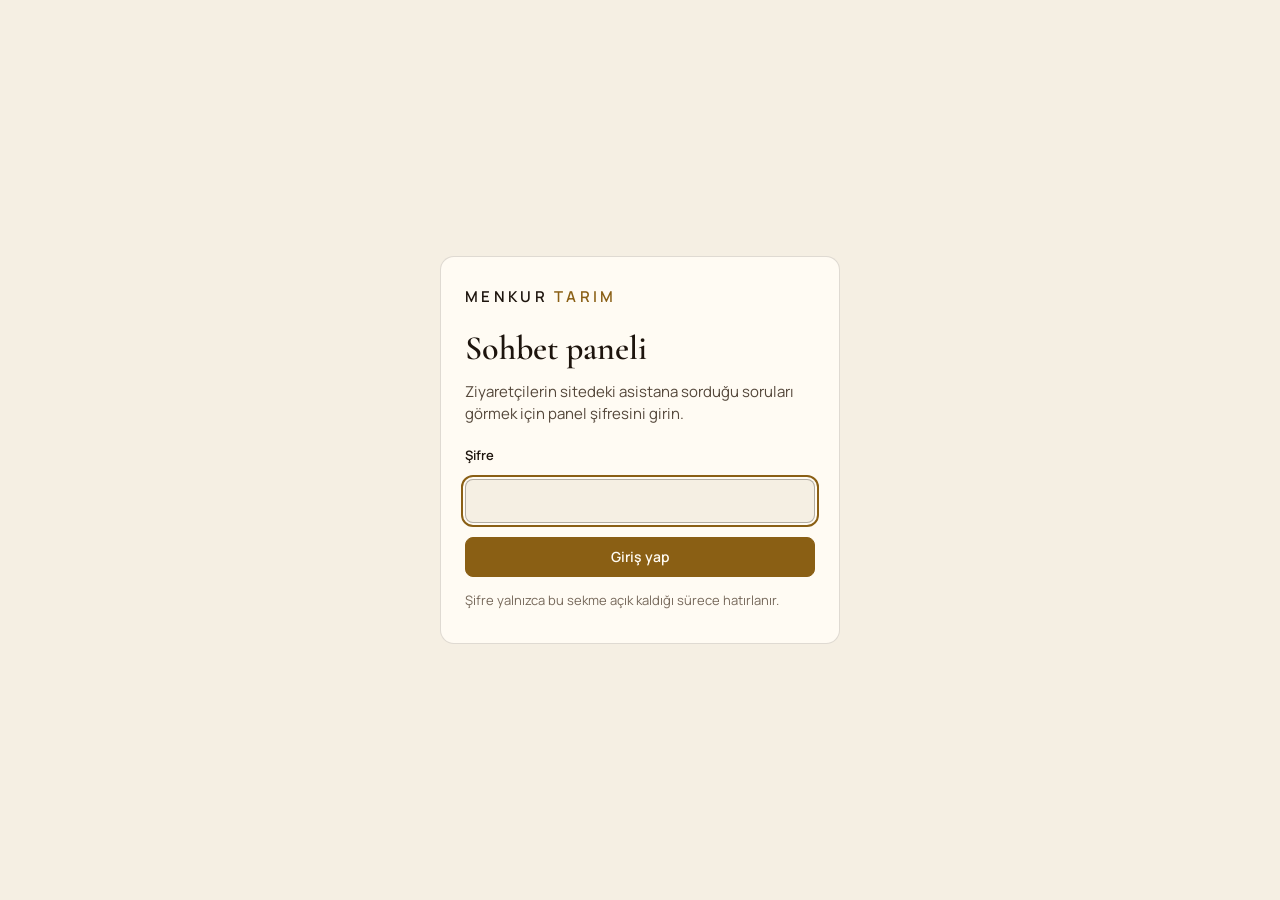
<file: panel/index.html>
<!doctype html>
<html lang="tr">
  <head>
    <meta charset="utf-8" />
    <meta name="viewport" content="width=device-width, initial-scale=1, viewport-fit=cover" />
    <!-- The owner's page: what visitors asked the site's assistant. Not for search engines, and
         it sends nothing about itself to the pages it is opened from. -->
    <meta name="robots" content="noindex, nofollow" />
    <meta name="referrer" content="no-referrer" />
    <!-- This page shows text typed by strangers to someone holding the panel's password. That
         text only ever enters the page as text (see `el` below); this is the second fence: the
         page may talk to the API and load its own fonts and icon, and nothing else. (The charts
         are drawn here, as SVG made element by element: nothing is fetched for them.) -->
    <meta
      http-equiv="Content-Security-Policy"
      content="default-src 'none'; script-src 'unsafe-inline'; style-src 'unsafe-inline'; font-src 'self'; img-src 'self'; connect-src 'self' https://menkurtarim.site http://localhost:* http://127.0.0.1:*; base-uri 'none'; form-action 'none'"
    />
    <meta name="color-scheme" content="dark light" />
    <meta name="theme-color" content="#07080a" media="(prefers-color-scheme: dark)" />
    <meta name="theme-color" content="#f5efe3" media="(prefers-color-scheme: light)" />
    <title>Sohbet Paneli · Menkur Tarım</title>
    <link rel="icon" type="image/svg+xml" href="../favicon.svg" />
    <!-- The site's two typefaces from the site's own files, declared as index.html declares
         them (the hinted make for Windows and Linux, the plain one for phones and Macs).
         Manrope's Cyrillic file is here for visitors who write in Russian. -->
    <script>
      (() => {
        const dir = /Windows|X11/.test(navigator.userAgent) ? '../fonts/hinted/' : '../fonts/';
        const scripts = [
          ['cyrillic', 'U+0301, U+0400-045F, U+0490-0491, U+04B0-04B1, U+2116'],
          [
            'latin-ext',
            'U+0100-02BA, U+02BD-02C5, U+02C7-02CC, U+02CE-02D7, U+02DD-02FF, U+0304, U+0308, U+0329, U+1D00-1DBF, U+1E00-1E9F, U+1EF2-1EFF, U+2020, U+20A0-20AB, U+20AD-20C4, U+2113, U+2C60-2C7F, U+A720-A7FF',
          ],
          [
            'latin',
            'U+0000-00FF, U+0131, U+0152-0153, U+02BB-02BC, U+02C6, U+02DA, U+02DC, U+0304, U+0308, U+0329, U+2000-206F, U+20AC, U+2122, U+2191, U+2193, U+2212, U+2215, U+FEFF, U+FFFD',
          ],
        ];
        const faces = [
          ['Cormorant Garamond', '600', 'cormorant-garamond'],
          ['Manrope', '400 700', 'manrope'],
        ];
        let css = '';
        for (const [family, weight, file] of faces) {
          for (const [script, range] of scripts) {
            css += `@font-face { font-family: '${family}'; font-style: normal; font-weight: ${weight}; font-display: swap; src: url(${dir}${file}-${script}.woff2) format('woff2'); unicode-range: ${range}; }\n`;
          }
        }
        document.head.append(Object.assign(document.createElement('style'), { textContent: css }));
      })();
    </script>
    <style>
      /* The site's colours (src/style.css): near-black, cream, gold. Dark as the site is, and
         a paper version of the same three for a reader whose system is set to light. `--bar`
         is the colour of the charts that have one series (the subjects, the countries, the
         days). The donuts split a whole into a few parts, each in a colour of its own: five
         earthy hues that sit with the gold (gold, blue, green, brick, plum, `--c1` to `--c5`)
         and a neutral gray (`--c0`) for "not known" and "other". Each mode has its own steps
         of the five, checked with the dataviz validator against that mode's card surface,
         every pair against every other (a part with no questions leaves its neighbours side
         by side): no two closer than 8 for colour-blind eyes, 16 for anyone, each 3:1 or more
         against the card. The gray is quieter on purpose and stays 10 or more from all five. */
      :root {
        color-scheme: dark;
        --bg: #07080a;
        --surface: #111318;
        --surface-2: #1a1d24;
        --line: rgba(243, 234, 217, 0.13);
        --line-strong: rgba(243, 234, 217, 0.26);
        --text: #f3ead9;
        --text-2: #c6bdad;
        --muted: #958d80;
        --gold: #d9b26a;
        --gold-ink: #1d140d;
        --bar: #b98a3c;
        --track: rgba(243, 234, 217, 0.07);
        --warn: #ec835a;
        --danger: #e66767;
        --shadow: 0 18px 60px rgba(0, 0, 0, 0.6);
        --shadow-tip: 0 6px 22px rgba(0, 0, 0, 0.55);
        --c1: #c47f00;
        --c2: #2865a8;
        --c3: #53a367;
        --c4: #9d4a3c;
        --c5: #a774b7;
        --c0: #423d37;
        --serif: 'Cormorant Garamond', 'Times New Roman', serif;
        --sans: 'Manrope', system-ui, -apple-system, 'Segoe UI', sans-serif;
      }
      @media (prefers-color-scheme: light) {
        :root {
          color-scheme: light;
          --bg: #f5efe3;
          --surface: #fffbf3;
          --surface-2: #f1e8d7;
          --line: rgba(29, 20, 13, 0.14);
          --line-strong: rgba(29, 20, 13, 0.3);
          --text: #1d140d;
          --text-2: #54473a;
          --muted: #76685a;
          --gold: #8a5f14;
          --gold-ink: #fffbf3;
          --bar: #a8792b;
          --track: rgba(29, 20, 13, 0.07);
          --warn: #b4491a;
          --danger: #b3261e;
          --shadow: 0 18px 60px rgba(29, 20, 13, 0.25);
          --shadow-tip: 0 6px 22px rgba(29, 20, 13, 0.18);
          --c1: #b28415;
          --c2: #228cc9;
          --c3: #3b7f4d;
          --c4: #833a04;
          --c5: #ac6293;
          --c0: #ccc7bf;
        }
      }

      *,
      *::before,
      *::after {
        box-sizing: border-box;
      }
      [hidden] {
        display: none !important;
      }
      html {
        background: var(--bg);
        -webkit-text-size-adjust: 100%;
        scroll-behavior: smooth;
      }
      body {
        margin: 0;
        background: var(--bg);
        color: var(--text);
        font: 400 15px/1.5 var(--sans);
        overflow-wrap: break-word;
      }
      h1,
      h2,
      h3,
      p,
      ul,
      figure,
      fieldset,
      dl,
      dd {
        margin: 0;
        padding: 0;
      }
      ul {
        list-style: none;
      }
      fieldset {
        border: 0;
        min-width: 0;
      }
      button,
      input,
      select {
        font: inherit;
        color: inherit;
      }
      button {
        cursor: pointer;
      }
      :focus-visible {
        outline: 2px solid var(--gold);
        outline-offset: 2px;
      }
      .sr {
        position: absolute;
        width: 1px;
        height: 1px;
        overflow: hidden;
        clip-path: inset(50%);
        white-space: nowrap;
      }

      .brand {
        font: 600 15px/1.1 var(--sans);
        letter-spacing: 0.22em;
        white-space: nowrap;
      }
      .brand span {
        color: var(--gold);
      }
      .brand small {
        display: block;
        margin-top: 4px;
        font: 500 12px/1.2 var(--sans);
        letter-spacing: 0.02em;
        color: var(--muted);
      }

      .btn {
        display: inline-flex;
        align-items: center;
        justify-content: center;
        gap: 8px;
        min-height: 40px;
        padding: 8px 16px;
        border: 1px solid var(--line-strong);
        border-radius: 8px;
        background: transparent;
        font-weight: 600;
        font-size: 14px;
        line-height: 1.2;
        text-align: center;
      }
      .btn:hover {
        background: var(--surface-2);
      }
      .btn:disabled {
        opacity: 0.55;
        cursor: default;
      }
      .btn--primary {
        border-color: var(--gold);
        background: var(--gold);
        color: var(--gold-ink);
      }
      .btn--primary:hover {
        background: var(--gold);
        filter: brightness(1.08);
      }
      .btn--danger {
        border-color: var(--danger);
        color: var(--danger);
      }
      .btn--danger-solid {
        border-color: var(--danger);
        background: var(--danger);
        color: #fff;
      }
      .btn--danger-solid:hover {
        background: var(--danger);
        filter: brightness(1.1);
      }
      @media (prefers-color-scheme: dark) {
        .btn--danger-solid {
          color: #14090a;
        }
      }

      /* The password screen */
      .login {
        min-height: 100vh;
        min-height: 100dvh;
        display: grid;
        place-items: center;
        padding: 24px 16px;
      }
      .login__card {
        width: 100%;
        max-width: 400px;
        padding: 32px 24px;
        border: 1px solid var(--line);
        border-radius: 14px;
        background: var(--surface);
        display: grid;
        gap: 14px;
      }
      .login__card h1 {
        font: 600 34px/1.1 var(--serif);
        margin-top: 10px;
      }
      .login__lead {
        color: var(--text-2);
      }
      .login__card label {
        font-weight: 600;
        font-size: 13px;
        margin-top: 6px;
      }
      .login__note {
        color: var(--muted);
        font-size: 13px;
      }
      .field {
        width: 100%;
        min-height: 44px;
        padding: 9px 12px;
        border: 1px solid var(--line-strong);
        border-radius: 8px;
        background: var(--bg);
        font-size: 16px;
      }
      .msg {
        padding: 10px 12px;
        border: 1px solid var(--warn);
        border-radius: 8px;
        font-weight: 500;
      }

      /* The top bar: the period drives everything under it, so it stays in reach */
      .top {
        position: sticky;
        top: 0;
        z-index: 5;
        background: var(--bg);
        border-bottom: 1px solid var(--line);
        padding-top: env(safe-area-inset-top);
      }
      .top__in,
      .page {
        max-width: 1120px;
        margin: 0 auto;
        padding-left: max(16px, env(safe-area-inset-left));
        padding-right: max(16px, env(safe-area-inset-right));
      }
      .top__in {
        display: flex;
        flex-wrap: wrap;
        align-items: center;
        gap: 10px 16px;
        padding-top: 10px;
        padding-bottom: 10px;
      }
      .top__acts {
        display: flex;
        gap: 8px;
        margin-left: auto;
      }
      .top__acts .btn {
        min-height: 36px;
        padding: 6px 12px;
      }
      /* (one line, "MENKUR TARIM · Sohbet paneli", where there is room for it) */
      @media (min-width: 900px) {
        .top .brand small {
          display: inline;
          margin: 0 0 0 4px;
          font-size: 14px;
          letter-spacing: 0.02em;
        }
        .top .brand small::before {
          content: '· ';
        }
      }
      .seg {
        display: flex;
        border: 1px solid var(--line-strong);
        border-radius: 9px;
        padding: 2px;
        gap: 2px;
      }
      .seg label {
        position: relative;
        flex: 1;
      }
      .seg input {
        position: absolute;
        inset: 0;
        opacity: 0;
        margin: 0;
        cursor: pointer;
      }
      .seg span {
        display: block;
        padding: 7px 12px;
        border-radius: 7px;
        font-weight: 600;
        font-size: 13.5px;
        text-align: center;
        white-space: nowrap;
        color: var(--text-2);
      }
      .seg input:checked + span {
        background: var(--gold);
        color: var(--gold-ink);
      }
      .seg input:focus-visible + span {
        outline: 2px solid var(--gold);
        outline-offset: 2px;
      }
      @media (max-width: 640px) {
        .seg {
          order: 3;
          width: 100%;
        }
      }
      /* (on the narrowest phones the name and the two buttons still share one line) */
      @media (max-width: 360px) {
        .top__in {
          gap: 10px;
        }
        .top .brand {
          font-size: 13px;
          letter-spacing: 0.16em;
        }
        .top__acts .btn {
          padding: 6px 10px;
        }
      }
      @media (max-height: 520px) {
        .top {
          position: static;
        }
      }

      .page {
        padding-top: 18px;
        padding-bottom: calc(40px + env(safe-area-inset-bottom));
      }
      /* While newer numbers are on their way the old ones stay, dimmed: nothing jumps */
      .is-busy .live {
        opacity: 0.5;
        transition: opacity 0.15s;
      }
      .empty {
        padding: 18px 4px;
        color: var(--text-2);
      }
      .hint {
        margin-top: 10px;
        color: var(--muted);
        font-size: 13px;
      }

      .banner {
        display: flex;
        flex-wrap: wrap;
        align-items: center;
        gap: 10px 16px;
        margin-bottom: 18px;
        padding: 12px 14px;
        border: 1px solid var(--warn);
        border-radius: 10px;
        background: var(--surface);
        font-weight: 500;
      }
      .banner span {
        flex: 1 1 240px;
      }
      /* OpenAI refusing the assistant's calls: the one thing on this page the owner has to act on */
      .fault {
        display: flex;
        align-items: flex-start;
        gap: 12px;
        margin-bottom: 18px;
        padding: 14px 16px;
        border: 1px solid var(--danger);
        border-left-width: 4px;
        border-radius: 10px;
        background: var(--surface);
        font-weight: 500;
      }
      .fault svg {
        width: 20px;
        height: 20px;
        flex: none;
        margin-top: 1px;
        color: var(--danger);
      }
      .fault p {
        min-width: 0;
      }
      .fault small {
        display: block;
        margin-top: 4px;
        font-size: 13px;
        font-weight: 400;
        color: var(--muted);
      }

      /* The four numbers. Each is a button that opens the list behind it, and says so. */
      .range {
        color: var(--muted);
        font-size: 13px;
      }
      .tiles {
        display: grid;
        grid-template-columns: 1fr 1fr;
        gap: 10px;
        margin-top: 8px;
      }
      @media (min-width: 760px) {
        .tiles {
          grid-template-columns: repeat(4, 1fr);
          gap: 14px;
        }
      }
      .tile {
        display: flex;
        flex-direction: column;
        align-items: flex-start;
        gap: 2px;
        min-width: 0;
        padding: 13px 14px 12px;
        border: 1px solid var(--line);
        border-radius: 12px;
        background: var(--surface);
        text-align: left;
      }
      .tile:hover {
        border-color: var(--line-strong);
        background: var(--surface-2);
      }
      .tile__label {
        font-size: 13px;
        font-weight: 600;
        line-height: 1.3;
        color: var(--text-2);
      }
      .tile__value {
        margin-top: auto;
        padding-top: 4px;
        font-size: 32px;
        font-weight: 600;
        line-height: 1.15;
      }
      .tile__go {
        display: inline-flex;
        align-items: center;
        gap: 5px;
        font-size: 13px;
        font-weight: 600;
        color: var(--gold);
      }
      .tile__go svg {
        width: 13px;
        height: 13px;
        flex: none;
      }
      .tile:hover .tile__go span {
        text-decoration: underline;
        text-underline-offset: 3px;
      }
      .notice {
        display: flex;
        flex-wrap: wrap;
        align-items: center;
        gap: 10px 16px;
        margin-top: 14px;
        padding: 12px 14px;
        border: 1px dashed var(--line-strong);
        border-radius: 10px;
        color: var(--text-2);
      }
      .notice__text {
        flex: 1 1 220px;
        display: grid;
        gap: 4px;
      }

      /* The charts, each on a card of its own */
      .charts {
        margin-top: 26px;
      }
      .charts__cards {
        display: grid;
        gap: 14px;
      }
      .card {
        min-width: 0;
        padding: 16px;
        border: 1px solid var(--line);
        border-radius: 12px;
        background: var(--surface);
      }
      @media (min-width: 760px) {
        .card {
          padding: 18px 20px 20px;
        }
      }
      .card__title {
        font: 600 15px/1.3 var(--sans);
      }
      .card__sub {
        margin-top: 2px;
        color: var(--muted);
        font-size: 13px;
      }
      .card__body {
        margin-top: 12px;
      }
      .trio {
        display: grid;
        gap: 14px;
      }
      @media (min-width: 1000px) {
        .trio {
          grid-template-columns: repeat(3, 1fr);
        }
      }
      /* (the device and the countries share a card: two short answers, side by side where
         there is room, one under the other on a phone) */
      .where {
        display: grid;
        gap: 18px;
      }
      .where__part + .where__part {
        padding-top: 16px;
        border-top: 1px solid var(--line);
      }
      @media (min-width: 760px) {
        .where {
          grid-template-columns: 1fr 1fr;
          gap: 0;
        }
        .where__part:first-child {
          padding-right: 24px;
        }
        .where__part + .where__part {
          padding: 0 0 0 24px;
          border-top: 0;
          border-left: 1px solid var(--line);
        }
      }

      /* Ranked bars: a name, a count and its share, and a thin bar on one baseline. A row that
         opens the questions behind it ends in a chevron. */
      .bars {
        display: grid;
        gap: 2px;
      }
      .bar {
        display: grid;
        grid-template-columns: 1fr auto;
        gap: 5px 10px;
        align-items: baseline;
        width: calc(100% + 16px);
        margin: 0 -8px;
        padding: 7px 8px;
        border: 0;
        border-radius: 8px;
        background: transparent;
        text-align: left;
      }
      button.bar {
        grid-template-columns: 1fr auto 14px;
      }
      button.bar:hover {
        background: var(--surface-2);
      }
      .bar[aria-current='true'] {
        background: var(--surface-2);
        box-shadow: inset 0 0 0 1px var(--gold);
      }
      .bar__name {
        font-weight: 500;
        min-width: 0;
      }
      .bar__val {
        font-variant-numeric: tabular-nums;
        white-space: nowrap;
        font-weight: 600;
      }
      .bar__val small,
      .legend__val small {
        display: inline-block;
        min-width: 3.4em;
        text-align: right;
        font-size: 13px;
        font-weight: 500;
        color: var(--muted);
      }
      .bar__go,
      .legend__go {
        width: 14px;
        height: 14px;
        align-self: center;
        color: var(--muted);
      }
      .bar__track {
        grid-column: 1 / -1;
        height: 6px;
        border-radius: 0 4px 4px 0;
        background: var(--track);
      }
      .bar__track i {
        display: block;
        height: 100%;
        min-width: 2px;
        border-radius: 0 4px 4px 0;
        background: var(--bar);
      }
      /* (beside their names, every bar gets a track of the same length, the numbers a column
         of one width: a bar's length is then its share of the longest, row for row) */
      @media (min-width: 760px) {
        .bars--wide .bar {
          grid-template-columns: 240px 1fr 7em;
          align-items: center;
        }
        .bars--wide button.bar {
          grid-template-columns: 240px 1fr 7em 14px;
        }
        .bars--wide .bar__track {
          grid-column: 2;
          grid-row: 1;
          height: 10px;
        }
        .bars--wide .bar__val {
          grid-column: 3;
          text-align: right;
        }
      }
      .linklike {
        border: 0;
        padding: 6px 0;
        background: none;
        color: var(--gold);
        font-weight: 600;
        font-size: 14px;
        text-decoration: underline;
        text-underline-offset: 3px;
      }

      /* A donut: the whole in the middle, the parts round it from the top, clockwise, the
         biggest first and "not known" or "other" last; a 2px gap of the card's own colour
         between them. The legend beside or under it is its table. */
      .card--donut {
        container-type: inline-size;
      }
      .donut {
        position: relative;
        display: grid;
        gap: 14px;
        justify-items: center;
        margin-top: 12px;
      }
      .donut__fig {
        position: relative;
        width: 148px;
        aspect-ratio: 1;
      }
      .donut__fig svg {
        display: block;
        width: 100%;
        height: 100%;
        overflow: visible;
        forced-color-adjust: none;
      }
      .slice {
        fill: var(--fill);
        stroke: var(--surface);
        stroke-width: 2px;
        vector-effect: non-scaling-stroke;
        cursor: pointer;
        transition: opacity 0.12s;
      }
      .has-on .slice:not(.is-on) {
        opacity: 0.35;
      }
      .donut__total {
        position: absolute;
        inset: 0;
        display: grid;
        place-content: center;
        text-align: center;
        pointer-events: none;
      }
      .donut__total b {
        font-size: 26px;
        font-weight: 600;
        line-height: 1.1;
      }
      .donut__total span {
        font-size: 12.5px;
        color: var(--muted);
      }
      .legend {
        display: grid;
        gap: 1px;
        width: 100%;
      }
      /* (the answers nobody gave, named in a line under the donut and its legend) */
      .donut .legend__none {
        grid-column: 1 / -1;
        justify-self: stretch;
        margin-top: 0;
      }
      @container (min-width: 430px) {
        .donut {
          grid-template-columns: 148px 1fr;
          justify-items: stretch;
          align-items: center;
          gap: 14px 28px;
        }
      }
      .legend__row {
        display: grid;
        grid-template-columns: 12px 1fr auto 14px;
        align-items: center;
        gap: 10px;
        width: calc(100% + 16px);
        margin: 0 -8px;
        padding: 6px 8px;
        border: 0;
        border-radius: 8px;
        background: transparent;
        font-size: 14px;
        text-align: left;
      }
      button.legend__row:hover,
      .legend__row.is-on {
        background: var(--surface-2);
      }
      .legend__row[aria-current='true'] {
        box-shadow: inset 0 0 0 1px var(--gold);
      }
      .legend__row--sub {
        padding-left: 30px;
      }
      .legend__row--sub .sw {
        width: 6px;
        height: 6px;
        justify-self: center;
        border-radius: 50%;
      }
      .legend__name {
        min-width: 0;
        line-height: 1.3;
      }
      .legend__val {
        font-variant-numeric: tabular-nums;
        font-weight: 600;
        white-space: nowrap;
      }
      .legend__go {
        transition: transform 0.15s;
      }
      [aria-expanded='true'] > .legend__go {
        transform: rotate(180deg);
      }
      .sw {
        display: block;
        width: 12px;
        height: 12px;
        border-radius: 3px;
        background: var(--fill);
        forced-color-adjust: none;
      }
      .hue-1 {
        --fill: var(--c1);
      }
      .hue-2 {
        --fill: var(--c2);
      }
      .hue-3 {
        --fill: var(--c3);
      }
      .hue-4 {
        --fill: var(--c4);
      }
      .hue-5 {
        --fill: var(--c5);
      }
      .hue-0 {
        --fill: var(--c0);
      }
      /* the one tooltip of a chart: the number first, the name under it */
      .tip {
        position: absolute;
        z-index: 3;
        max-width: min(260px, calc(100% - 8px));
        padding: 7px 11px;
        border: 1px solid var(--line-strong);
        border-radius: 8px;
        background: var(--surface-2);
        box-shadow: var(--shadow-tip);
        font-size: 13px;
        line-height: 1.35;
        pointer-events: none;
        transform: translate(-50%, calc(-100% - 12px));
      }
      .tip b {
        font-size: 14px;
        font-weight: 700;
      }
      .tip span {
        display: block;
        color: var(--text-2);
      }
      .tip em {
        display: block;
        margin-top: 3px;
        font-style: normal;
        font-size: 12px;
        color: var(--muted);
      }

      /* Phone or computer: one line of shares over a thin bar split in two */
      .split__line {
        display: flex;
        flex-wrap: wrap;
        gap: 4px 20px;
        font-size: 15px;
      }
      .split__line > span {
        display: inline-flex;
        align-items: center;
        gap: 8px;
      }
      .split__line b {
        font-weight: 600;
      }
      .split__line small {
        color: var(--muted);
        font-size: 13px;
      }
      .split {
        display: flex;
        gap: 2px;
        height: 8px;
        margin-top: 12px;
      }
      .split i {
        display: block;
        min-width: 2px;
        height: 100%;
        background: var(--fill);
        forced-color-adjust: none;
      }
      .split i:first-child {
        border-radius: 4px 0 0 4px;
      }
      .split i:last-child {
        border-radius: 0 4px 4px 0;
      }
      .split i:only-child {
        border-radius: 4px;
      }

      /* Questions per day: thin columns on a hairline baseline, one tooltip, a table twin */
      .dz {
        position: relative;
        height: 120px;
        margin: 30px 0 0 30px;
        border-bottom: 1px solid var(--line-strong);
        touch-action: pan-y;
      }
      .dz__grid {
        position: absolute;
        left: 0;
        right: 0;
        border-top: 1px solid var(--line);
      }
      .dz__grid span {
        position: absolute;
        right: 100%;
        top: -0.75em;
        margin-right: 8px;
        font-size: 12px;
        line-height: 1.5;
        color: var(--muted);
        font-variant-numeric: tabular-nums;
      }
      .dz__cols {
        position: absolute;
        inset: 0;
        display: flex;
        align-items: flex-end;
        gap: 2px;
      }
      .dz__cols--dense {
        gap: 1px;
      }
      /* (a year of days is wider than a phone's gaps alone: the columns touch) */
      .dz__cols--year {
        gap: 0;
      }
      .dz__cols span {
        flex: 1 1 0;
        height: 100%;
        display: flex;
        align-items: flex-end;
        justify-content: center;
      }
      .dz__cols i {
        display: block;
        width: 100%;
        max-width: 20px;
        border-radius: 4px 4px 0 0;
        background: var(--bar);
      }
      .dz__cols span.is-on {
        background: var(--track);
      }
      .dz__cols span.is-on i {
        filter: brightness(1.25);
      }
      .dz__tip {
        position: absolute;
        bottom: 100%;
        margin-bottom: 4px;
        padding: 5px 9px;
        border: 1px solid var(--line-strong);
        border-radius: 7px;
        background: var(--surface-2);
        font-size: 13px;
        white-space: nowrap;
        pointer-events: none;
        z-index: 2;
      }
      .dz__tip b {
        font-weight: 600;
      }
      .dz__x {
        display: flex;
        justify-content: space-between;
        margin: 6px 0 0 30px;
        font-size: 12px;
        color: var(--muted);
      }
      .dz__more {
        margin-top: 10px;
        font-size: 13.5px;
      }
      .dz__more summary {
        cursor: pointer;
        color: var(--text-2);
        width: fit-content;
        padding: 2px 0;
      }
      .dz__more table {
        margin-top: 8px;
        border-collapse: collapse;
        font-variant-numeric: tabular-nums;
      }
      .dz__more th,
      .dz__more td {
        padding: 4px 18px 4px 0;
        text-align: left;
        font-weight: 400;
        border-bottom: 1px solid var(--line);
      }
      .dz__more thead th {
        color: var(--muted);
        font-size: 12.5px;
      }
      .dz__more td {
        text-align: right;
        font-weight: 600;
      }

      /* The lists: one at a time, under tabs */
      .lists {
        margin-top: 36px;
      }
      .tabs {
        display: flex;
        gap: 4px;
        border-bottom: 1px solid var(--line);
      }
      .tab {
        position: relative;
        padding: 11px 14px 12px;
        border: 0;
        border-radius: 8px 8px 0 0;
        background: transparent;
        font-weight: 600;
        font-size: 15px;
        color: var(--text-2);
        white-space: nowrap;
      }
      .tab:hover {
        color: var(--text);
        background: var(--surface-2);
      }
      .tab[aria-selected='true'] {
        color: var(--text);
      }
      .tab[aria-selected='true']::after {
        content: '';
        position: absolute;
        left: 10px;
        right: 10px;
        bottom: -1px;
        height: 3px;
        border-radius: 3px 3px 0 0;
        background: var(--gold);
      }
      /* (four names do not fit one line of a phone: two by two, each its own box) */
      @media (max-width: 600px) {
        .tabs {
          display: grid;
          grid-template-columns: 1fr 1fr;
          gap: 8px;
          border-bottom: 0;
        }
        .tab {
          padding: 10px 8px;
          border: 1px solid var(--line-strong);
          border-radius: 10px;
          font-size: 14.5px;
        }
        .tab[aria-selected='true'] {
          border-color: var(--gold);
          background: var(--surface-2);
          box-shadow: inset 0 0 0 1px var(--gold);
        }
        .tab[aria-selected='true']::after {
          content: none;
        }
      }
      .panel {
        padding-top: 16px;
      }
      .panel:focus {
        outline: none;
      }
      .intro {
        color: var(--text-2);
        max-width: 72ch;
      }

      /* Small labels on a row: a subject, "possible buyer", "couldn't answer" */
      .chips {
        display: flex;
        flex-wrap: wrap;
        gap: 6px;
      }
      .chip {
        display: inline-flex;
        align-items: center;
        gap: 5px;
        padding: 2px 9px;
        border: 1px solid var(--line-strong);
        border-radius: 999px;
        font-size: 12.5px;
        font-weight: 500;
        line-height: 1.5;
        color: var(--text-2);
        white-space: nowrap;
      }
      .chip svg {
        width: 12px;
        height: 12px;
        flex: none;
      }
      .chip--lead {
        border-color: var(--gold);
        color: var(--text);
      }
      .chip--lead svg {
        color: var(--gold);
      }
      .chip--un,
      .chip--err {
        border-color: var(--warn);
        color: var(--text);
      }
      .chip--un svg,
      .chip--err svg {
        color: var(--warn);
      }
      .chip--none {
        border-style: dashed;
        color: var(--muted);
      }
      .chip--count {
        color: var(--text);
        font-weight: 600;
      }

      /* "İhtiyaçlar": the needs, one sentence each, under their subject */
      .needs {
        margin-top: 16px;
        display: grid;
        gap: 16px;
        align-items: start;
      }
      .needs__col {
        display: contents;
      }
      @media (min-width: 860px) {
        .needs {
          grid-template-columns: 1fr 1fr;
        }
        .needs__col {
          display: grid;
          gap: 16px;
          min-width: 0;
        }
      }
      .group {
        border: 1px solid var(--line);
        border-radius: 12px;
        background: var(--surface);
        overflow: hidden;
      }
      /* (on a phone the count goes under the subject's name rather than squeezing it) */
      .group__head {
        display: flex;
        flex-wrap: wrap;
        align-items: baseline;
        justify-content: space-between;
        gap: 2px 12px;
        padding: 12px 16px;
        border-bottom: 1px solid var(--line);
      }
      .group__head h3 {
        font: 600 15px/1.3 var(--sans);
      }
      .group__head span {
        color: var(--muted);
        font-size: 13px;
        white-space: nowrap;
      }
      .need {
        display: block;
        width: 100%;
        padding: 11px 16px;
        border: 0;
        border-bottom: 1px solid var(--line);
        background: transparent;
        text-align: left;
      }
      .group li:last-child .need {
        border-bottom: 0;
      }
      .need:hover {
        background: var(--surface-2);
      }
      .need__text {
        display: block;
        font-size: 15.5px;
        line-height: 1.4;
      }
      .need__meta {
        display: flex;
        flex-wrap: wrap;
        align-items: center;
        gap: 4px 10px;
        margin-top: 5px;
        font-size: 12.5px;
        color: var(--muted);
      }
      .group__more {
        width: 100%;
        padding: 10px 16px;
        border: 0;
        border-top: 1px solid var(--line);
        background: transparent;
        color: var(--gold);
        font-weight: 600;
        font-size: 13.5px;
        text-align: left;
      }
      .group__more:hover {
        background: var(--surface-2);
      }

      /* The rows of a list: a question, or a conversation */
      .rows {
        margin-top: 14px;
        border: 1px solid var(--line);
        border-radius: 12px;
        background: var(--surface);
        overflow: hidden;
      }
      .rows:empty {
        display: none;
      }
      .row {
        display: grid;
        gap: 6px;
        width: 100%;
        padding: 13px 16px;
        border: 0;
        border-bottom: 1px solid var(--line);
        background: transparent;
        text-align: left;
      }
      .rows li:last-child .row {
        border-bottom: 0;
      }
      .row:hover {
        background: var(--surface-2);
      }
      .row__meta {
        display: flex;
        flex-wrap: wrap;
        gap: 2px 8px;
        font-size: 12.5px;
        color: var(--muted);
      }
      .row__meta time + span::before {
        content: '·';
        margin-right: 8px;
      }
      .row__meta time {
        color: var(--text-2);
        font-weight: 500;
      }
      .row__main {
        display: grid;
        gap: 6px;
        min-width: 0;
      }
      .row__q {
        font-size: 15.5px;
        font-weight: 500;
        line-height: 1.4;
        display: -webkit-box;
        -webkit-box-orient: vertical;
        -webkit-line-clamp: 3;
        overflow: hidden;
        overflow-wrap: anywhere;
      }
      .row__need {
        color: var(--text-2);
        overflow-wrap: anywhere;
      }
      .row__need b {
        font-weight: 600;
        font-size: 12.5px;
        color: var(--muted);
        margin-right: 6px;
      }
      @media (min-width: 860px) {
        .row {
          grid-template-columns: 190px 1fr;
          gap: 16px;
        }
        .row__meta {
          flex-direction: column;
          gap: 1px;
        }
        .row__meta time + span::before {
          content: none;
        }
      }
      .more {
        display: flex;
        flex-wrap: wrap;
        align-items: center;
        gap: 10px 16px;
        margin-top: 12px;
      }
      .count {
        margin-top: 12px;
        color: var(--text-2);
        font-size: 14px;
      }
      .count b {
        font-weight: 600;
        color: var(--text);
      }

      /* The search and filters of "Sorular": in one row on a computer, folded on a phone */
      .query {
        display: flex;
        align-items: flex-end;
        gap: 10px;
        margin-top: 14px;
      }
      .query label,
      .filters label {
        display: grid;
        gap: 4px;
        min-width: 0;
        font-size: 12.5px;
        font-weight: 600;
        color: var(--text-2);
      }
      .query label {
        flex: 1;
      }
      .filters select,
      .query input {
        width: 100%;
        min-height: 42px;
        padding: 8px 10px;
        border: 1px solid var(--line-strong);
        border-radius: 8px;
        background: var(--surface);
        font-size: 15px;
        font-weight: 400;
        color: var(--text);
      }
      .filters__toggle {
        flex: none;
        min-height: 42px;
      }
      .filters {
        display: none;
        grid-template-columns: 1fr 1fr;
        gap: 10px;
        margin-top: 10px;
      }
      .filters.is-open {
        display: grid;
      }
      .checks {
        grid-column: 1 / -1;
        display: flex;
        flex-wrap: wrap;
        gap: 4px 22px;
        align-items: center;
      }
      .checks label {
        display: flex;
        align-items: center;
        gap: 8px;
        font-size: 14px;
        font-weight: 500;
        color: var(--text);
        min-height: 32px;
      }
      .checks input {
        width: 18px;
        height: 18px;
        accent-color: var(--gold);
        margin: 0;
      }
      @media (min-width: 760px) {
        .filters__toggle {
          display: none;
        }
        .filters {
          display: grid;
          grid-template-columns: repeat(4, 1fr);
        }
      }
      /* (wide enough, the search and the four boxes make one row, the two ticks the next) */
      @media (min-width: 1000px) {
        .search-form {
          display: grid;
          grid-template-columns: minmax(0, 1.6fr) repeat(4, minmax(0, 1fr));
          gap: 10px;
          align-items: end;
          margin-top: 14px;
        }
        .search-form .query {
          margin-top: 0;
        }
        .search-form .filters {
          display: contents;
        }
      }
      .tools {
        display: flex;
        flex-wrap: wrap;
        align-items: center;
        gap: 6px 14px;
        margin-top: 12px;
      }
      .tools .count {
        flex: 1 1 260px;
        margin-top: 0;
      }

      .foot {
        margin-top: 40px;
        padding-top: 14px;
        border-top: 1px solid var(--line);
        color: var(--muted);
        font-size: 12.5px;
      }

      /* One question opened (the question, the answer, the rest of that conversation), or one
         conversation (every question in it, the first at the top) */
      dialog {
        width: min(720px, calc(100% - 20px));
        max-height: calc(100dvh - 20px);
        padding: 0;
        border: 1px solid var(--line-strong);
        border-radius: 14px;
        background: var(--surface);
        color: var(--text);
        box-shadow: var(--shadow);
        overflow: hidden;
      }
      dialog[open] {
        display: flex;
        flex-direction: column;
      }
      dialog::backdrop {
        background: rgba(0, 0, 0, 0.62);
      }
      html:has(dialog[open]) {
        overflow: hidden;
      }
      .d__head {
        display: flex;
        align-items: center;
        justify-content: space-between;
        gap: 12px;
        padding: 12px 12px 12px 18px;
        border-bottom: 1px solid var(--line);
      }
      .d__head h2 {
        font: 600 24px/1.15 var(--serif);
      }
      .d__body {
        padding: 16px 18px 20px;
        overflow-y: auto;
        display: grid;
        gap: 14px;
        overscroll-behavior: contain;
      }
      .d__foot {
        display: flex;
        flex-wrap: wrap;
        gap: 8px;
        padding: 12px 18px calc(12px + env(safe-area-inset-bottom));
        border-top: 1px solid var(--line);
      }
      .d__meta {
        color: var(--text-2);
        font-size: 13.5px;
      }
      .d__label {
        font-size: 12.5px;
        font-weight: 600;
        color: var(--muted);
        margin-bottom: 3px;
      }
      .d__text {
        white-space: pre-wrap;
        overflow-wrap: anywhere;
      }
      .d__q {
        font-size: 17px;
        font-weight: 500;
        line-height: 1.4;
      }
      .d__need {
        padding: 10px 12px;
        border-left: 3px solid var(--bar);
        background: var(--surface-2);
        border-radius: 0 8px 8px 0;
      }
      .d__facts {
        display: grid;
        grid-template-columns: auto 1fr;
        gap: 4px 14px;
        font-size: 14px;
      }
      .d__facts dt {
        color: var(--muted);
      }
      .d__rest {
        border-top: 1px solid var(--line);
        padding-top: 14px;
        display: grid;
        gap: 12px;
      }
      .d__rest h3 {
        font: 600 15px/1.3 var(--sans);
      }
      .d__turns {
        display: grid;
        gap: 12px;
      }
      .turn {
        padding: 10px 12px;
        border: 1px solid var(--line);
        border-radius: 10px;
        display: grid;
        gap: 6px;
      }
      .turn__meta {
        font-size: 12.5px;
        color: var(--muted);
      }
      .turn__q {
        font-weight: 500;
      }
      .turn__need {
        padding: 6px 10px;
        border-left: 3px solid var(--bar);
        background: var(--surface-2);
        border-radius: 0 6px 6px 0;
        font-size: 14px;
      }
      .turn__need b {
        display: block;
        font-size: 12px;
        font-weight: 600;
        color: var(--muted);
      }
      .turn__a {
        color: var(--text-2);
      }
      .turn .linklike {
        justify-self: start;
      }
      #confirm {
        width: min(440px, calc(100% - 32px));
      }
      #confirm .d__body {
        padding-top: 20px;
      }
      #confirm .d__foot {
        justify-content: flex-end;
      }
      #confirm-text {
        font-size: 16px;
      }

      .toast {
        position: fixed;
        left: 50%;
        bottom: calc(18px + env(safe-area-inset-bottom));
        transform: translateX(-50%);
        max-width: calc(100% - 32px);
        padding: 10px 16px;
        border: 1px solid var(--line-strong);
        border-radius: 10px;
        background: var(--surface-2);
        box-shadow: var(--shadow);
        font-weight: 500;
        z-index: 20;
      }
      .noscript {
        padding: 24px 16px;
      }

      /* Where the system swaps colours for the reader, the single-series marks take the
         system's own ink; the donuts and the split keep their colours, named in their legends */
      @media (forced-colors: active) {
        .bar__track i,
        .dz__cols i {
          background: CanvasText;
          forced-color-adjust: none;
        }
      }
      @media (prefers-reduced-motion: reduce) {
        html {
          scroll-behavior: auto;
        }
        .is-busy .live,
        .slice,
        .legend__go {
          transition: none;
        }
      }
    </style>
  </head>
  <body>
    <noscript><p class="noscript">Bu sayfanın çalışması için tarayıcınızda JavaScript açık olmalıdır.</p></noscript>

    <main id="login" class="login" hidden>
      <form id="login-form" class="login__card">
        <p class="brand">MENKUR <span>TARIM</span></p>
        <h1>Sohbet paneli</h1>
        <p class="login__lead">Ziyaretçilerin sitedeki asistana sorduğu soruları görmek için panel şifresini girin.</p>
        <label for="pw">Şifre</label>
        <input id="pw" class="field" type="password" autocomplete="current-password" required />
        <p id="login-msg" class="msg" role="alert" hidden></p>
        <button id="login-btn" class="btn btn--primary" type="submit">Giriş yap</button>
        <p class="login__note">Şifre yalnızca bu sekme açık kaldığı sürece hatırlanır.</p>
      </form>
    </main>

    <div id="app" hidden>
      <header class="top">
        <div class="top__in">
          <h1 class="brand">MENKUR <span>TARIM</span> <small>Sohbet paneli</small></h1>
          <fieldset class="seg" id="period">
            <legend class="sr">Dönem</legend>
            <label><input type="radio" name="days" value="7" /><span>7 gün</span></label>
            <label><input type="radio" name="days" value="30" checked /><span>30 gün</span></label>
            <label><input type="radio" name="days" value="90" /><span>90 gün</span></label>
            <label><input type="radio" name="days" value="365" /><span>1 yıl</span></label>
          </fieldset>
          <div class="top__acts">
            <button id="reload" class="btn" type="button">Yenile</button>
            <button id="logout" class="btn" type="button">Çıkış</button>
          </div>
        </div>
      </header>

      <main class="page" id="page">
        <div id="fault" class="fault" role="alert" hidden></div>
        <div id="banner" class="banner" role="alert" hidden>
          <span id="banner-text"></span>
          <button id="banner-retry" class="btn" type="button">Tekrar dene</button>
        </div>

        <section aria-label="Özet">
          <p id="range" class="range live"></p>
          <div id="tiles" class="tiles live"></div>
          <p id="errors-note" class="hint" hidden></p>
          <div id="unclassified" class="notice" hidden>
            <p class="notice__text">
              <span id="unclassified-text" hidden></span>
              <span id="given-up-text" hidden></span>
            </p>
            <button id="classify" class="btn" type="button" hidden>Şimdi sınıflandır</button>
          </div>
        </section>

        <section id="charts" class="charts" aria-label="Grafikler">
          <p id="charts-empty" class="card empty live" hidden>Bu dönemde soru yok.</p>
          <div id="chart-cards" class="charts__cards">
            <div class="card">
              <h2 class="card__title">Konular</h2>
              <p class="card__sub">Bir konuya dokunun: o konudaki sorular aşağıda listelenir.</p>
              <div id="cats" class="card__body live"></div>
            </div>
            <div class="trio">
              <div class="card card--donut">
                <h2 class="card__title">Kim yazıyor?</h2>
                <div id="customers" class="donut live"></div>
              </div>
              <div class="card card--donut">
                <h2 class="card__title">Ne için yazıyorlar?</h2>
                <div id="intents" class="donut live"></div>
              </div>
              <div class="card card--donut">
                <h2 class="card__title">Hangi dilde yazıyorlar?</h2>
                <div id="langs" class="donut live"></div>
                <p class="hint">Sorunun yazıldığı dil. Sınıflandırılmamış sorularda bunun yerine sitenin açık olduğu dil sayılır.</p>
              </div>
            </div>
            <div class="card where">
              <div class="where__part">
                <h2 class="card__title">Hangi cihazdan yazıyorlar?</h2>
                <div id="devices" class="card__body live"></div>
              </div>
              <div class="where__part">
                <h2 class="card__title">Hangi ülkeden yazıyorlar?</h2>
                <div id="countries" class="card__body live"></div>
              </div>
            </div>
            <div class="card">
              <h2 class="card__title">Günlere göre soru sayısı</h2>
              <figure id="daily" class="live"></figure>
            </div>
          </div>
        </section>

        <section id="lists" class="lists" aria-label="Listeler">
          <div class="tabs" role="tablist" aria-label="Listeler">
            <button id="tab-all" class="tab" type="button" role="tab" aria-selected="true" aria-controls="panel-all">Sorular</button>
            <button id="tab-sessions" class="tab" type="button" role="tab" aria-selected="false" aria-controls="panel-sessions" tabindex="-1">Konuşmalar</button>
            <button id="tab-needs" class="tab" type="button" role="tab" aria-selected="false" aria-controls="panel-needs" tabindex="-1">İhtiyaçlar</button>
            <button id="tab-unans" class="tab" type="button" role="tab" aria-selected="false" aria-controls="panel-unans" tabindex="-1">Cevaplanamayanlar</button>
          </div>

          <div id="panel-all" class="panel" role="tabpanel" aria-labelledby="tab-all">
            <p class="intro">Bir soruya dokunduğunuzda sorunun tamamı, asistanın cevabı ve aynı konuşmadaki diğer sorular açılır.</p>
            <form id="filters-form" class="search-form" role="search">
              <div class="query">
                <label>Arama (soru ya da ihtiyaç içinde)
                  <input id="f-q" type="search" placeholder="Örnek: fiyat, 25 kg, Almanya" autocomplete="off" />
                </label>
                <button id="f-toggle" class="btn filters__toggle" type="button" aria-expanded="false" aria-controls="filters">Filtreler</button>
              </div>
              <div id="filters" class="filters">
                <label>Konu <select id="f-category"></select></label>
                <label>Ne için yazmış <select id="f-intent"></select></label>
                <label>Kim yazmış <select id="f-customer"></select></label>
                <label>Dil <select id="f-lang"></select></label>
                <div class="checks">
                  <label><input id="f-lead" type="checkbox" />Yalnızca potansiyel müşteri soruları</label>
                  <label><input id="f-unanswered" type="checkbox" />Yalnızca cevaplanamayanlar</label>
                </div>
              </div>
            </form>
            <div class="tools">
              <p class="count live"><span id="all-count"></span> <button id="f-clear" class="linklike" type="button" hidden>Filtreleri temizle</button></p>
              <button id="csv" class="btn" type="button">Listeyi indir (Excel / CSV)</button>
            </div>
            <p id="all-empty" class="empty live">Yükleniyor…</p>
            <ul id="all" class="rows live"></ul>
            <div id="all-more" class="more"></div>
          </div>

          <div id="panel-sessions" class="panel" role="tabpanel" aria-labelledby="tab-sessions" hidden>
            <p class="intro">Her satır bir ziyaretçinin bir sohbetidir; en son yazılan en üstte. Dokunduğunuzda o sohbetin bütün soruları ve cevapları sırasıyla açılır.</p>
            <p id="sessions-count" class="count live"></p>
            <p id="sessions-empty" class="empty live">Yükleniyor…</p>
            <ul id="sessions" class="rows live"></ul>
            <div id="sessions-more" class="more"></div>
          </div>

          <div id="panel-needs" class="panel" role="tabpanel" aria-labelledby="tab-needs" hidden>
            <p class="intro">Her sorunun arkasındaki ihtiyaç, tek cümleyle. Konulara göre gruplanmıştır; her grupta en yeni en üsttedir.</p>
            <p id="needs-note" class="hint" hidden></p>
            <div id="needs" class="needs live"><p class="empty">Yükleniyor…</p></div>
            <div id="needs-more" class="more"></div>
          </div>

          <div id="panel-unans" class="panel" role="tabpanel" aria-labelledby="tab-unans" hidden>
            <p class="intro">Asistanın cevaplayamadığı sorular: sitede bilgisi bulunmayan konular, konu dışı istekler ve teknik bir hata yüzünden cevapsız kalanlar. Fiyat, teklif ve sipariş sorularını asistan bilerek telefona ve e-postaya yönlendirir; bunlar burada değil, potansiyel müşteri soruları arasında sayılır.</p>
            <p id="unans-count" class="count live"></p>
            <p id="unans-empty" class="empty live">Yükleniyor…</p>
            <ul id="unans" class="rows live"></ul>
            <div id="unans-more" class="more"></div>
          </div>
        </section>

        <p class="foot">Sorular bir yıl saklanır, sonra kendiliğinden silinir.</p>
      </main>
    </div>

    <dialog id="detail" aria-labelledby="detail-title">
      <div class="d__head">
        <h2 id="detail-title">Soru</h2>
        <button id="detail-close" class="btn" type="button">Kapat</button>
      </div>
      <div id="detail-body" class="d__body"></div>
      <div class="d__foot">
        <button id="del-one" class="btn btn--danger" type="button">Bu soruyu sil</button>
        <button id="del-session" class="btn btn--danger" type="button">Konuşmanın tamamını sil</button>
      </div>
    </dialog>

    <dialog id="confirm" aria-labelledby="confirm-text">
      <div class="d__body"><p id="confirm-text"></p></div>
      <div class="d__foot">
        <button id="confirm-no" class="btn" type="button">Vazgeç</button>
        <button id="confirm-yes" class="btn btn--danger-solid" type="button">Evet, sil</button>
      </div>
    </dialog>

    <div id="toast" class="toast" role="status" hidden></div>

    <script>
      (() => {
        'use strict';

        // Shown inside another page (a frame), this one does nothing at all: it has a password
        // box and buttons that delete, and a page laid over it could steer the owner's taps.
        if (window.top !== window.self) {
          document.body.replaceChildren(Object.assign(document.createElement('p'), { className: 'noscript', textContent: 'Bu sayfa başka bir sayfanın içinde açılamaz.' }));
          return;
        }

        // Where the API is. Beside the page, except on the GitHub Pages copy, which is files
        // only and so asks the Cloudflare one on the site's domain (not on the project's
        // pages.dev address, which some Turkish providers block; the page's policy above lets
        // it reach that domain and no other). A `?api=` address is listened to only when the
        // page itself is open on this computer (for testing): anywhere else it is ignored, or
        // a link made by someone else could send the password the owner types to their server.
        const API = (() => {
          const host = location.hostname;
          if (host === 'localhost' || host === '127.0.0.1') {
            const asked = new URLSearchParams(location.search).get('api');
            if (asked) {
              try {
                const url = new URL(asked);
                if (url.protocol === 'http:' || url.protocol === 'https:') return url.origin;
              } catch {}
            }
            return '';
          }
          if (host === 'github.io' || host.endsWith('.github.io')) return 'https://menkurtarim.site';
          return '';
        })();

        // The fixed lists of CONTRACT.md, in the order the filters offer them. The summary
        // brings its own labels and those win; these are there before it arrives.
        const LABELS = {
          category: {
            fiyat: 'Fiyat ve teklif',
            urun: 'Ürün, boy ve kalite',
            ambalaj: 'Ambalaj',
            siparis: 'Sipariş, sevkiyat ve ihracat',
            saklama: 'Saklama ve tazelik',
            pisirme: 'Pişirme ve tüketim',
            besin: 'Besin değeri ve sağlık',
            firma: 'Firma ve tesis',
            iletisim: 'İletişim',
            kiraz: 'Kiraz ve diğer ürünler',
            site: 'Site, 3D ve AR',
            diger: 'Diğer / konu dışı',
          },
          intent: {
            bilgi: 'Bilgi alma',
            'satin-alma': 'Satın alma',
            'is-birligi': 'İş birliği / tedarik',
            sikayet: 'Şikâyet / sorun',
            diger: 'Diğer',
          },
          customer: {
            bireysel: 'Bireysel tüketici',
            perakende: 'Market / manav / perakende',
            toptanci: 'Toptancı / dağıtıcı',
            ithalatci: 'İthalatçı / ihracat alıcısı',
            sanayi: 'Sanayi / işleme tesisi',
            bilinmiyor: 'Belli değil',
          },
        };
        for (const kind of Object.keys(LABELS)) LABELS[kind] = Object.assign(Object.create(null), LABELS[kind]);
        // The colour of each answer in the donuts (1 to 5, `--c1` to `--c5` above; 0 the gray of
        // "not known" and "other"), the same in every period, so a colour learned once stays
        // true. An answer the server one day adds takes a colour none of these is using.
        const HUES = {
          customer: Object.assign(Object.create(null), { bireysel: 1, perakende: 2, toptanci: 3, ithalatci: 4, sanayi: 5, bilinmiyor: 0 }),
          intent: Object.assign(Object.create(null), { bilgi: 1, 'satin-alma': 2, 'is-birligi': 3, sikayet: 4, diger: 0 }),
        };
        // Languages are whichever visitors write in, more than five colours can tell apart, so
        // the donut shows the five most used and folds the rest into "Diğer". These five keep a
        // colour of their own whenever they are among them; any other language takes a colour
        // that none of these five is using at the time.
        const LANG_HUES = ['tr', 'en', 'de', 'ru', 'ar'];
        // A language is the one the visitor wrote in, which can be any (CONTRACT-v2 §7), so the
        // browser names it in Turkish; the site's own eight are here for a browser that can't.
        const SITE_LANGS = Object.assign(Object.create(null), {
          tr: 'Türkçe',
          en: 'İngilizce',
          de: 'Almanca',
          fr: 'Fransızca',
          es: 'İspanyolca',
          it: 'İtalyanca',
          pt: 'Portekizce',
          ru: 'Rusça',
        });
        const MESSAGES = {
          net: 'Sunucuya ulaşılamadı. İnternet bağlantınızı kontrol edip tekrar deneyin.',
          down: 'Sunucu şu anda hizmet veremiyor. Lütfen bir süre sonra tekrar deneyin.',
          bad: 'Sunucudan beklenmeyen bir yanıt geldi. Lütfen bir süre sonra tekrar deneyin.',
          // (too many wrong passwords, from this address or from everywhere: the minutes the
          // server says to wait)
          wait: (minutes) => 'Çok fazla yanlış şifre denendi. Lütfen ' + minutes + ' dakika sonra tekrar deneyin.',
        };
        // What a failure says to the owner (a refused password is said where it happens)
        const say = (failure) => {
          const code = failure && failure.code;
          if (code === 'wait') return MESSAGES.wait(failure.minutes);
          return typeof MESSAGES[code] === 'string' ? MESSAGES[code] : MESSAGES.bad;
        };
        const STORE = 'menkur-panel';
        // (the list last chosen, for as long as the tab stays open)
        const TAB_STORE = 'menkur-panel-list';
        const TABS = ['all', 'sessions', 'needs', 'unans'];

        const $ = (id) => document.getElementById(id);

        // Every element this page makes is made here, and every word in it goes in as a text
        // node. Nothing a visitor or the assistant wrote is ever parsed as HTML.
        function el(tag, props, ...kids) {
          const node = document.createElement(tag);
          for (const [name, value] of Object.entries(props || {})) {
            if (value == null || value === false) continue;
            if (name === 'class') node.className = value;
            else if (name === 'text') node.textContent = value;
            else if (name === 'click') node.addEventListener('click', value);
            else node.setAttribute(name, value === true ? '' : value);
          }
          for (const kid of kids) if (kid != null && kid !== false) node.append(kid);
          return node;
        }
        // (the charts' shapes, the same way: attributes set one by one, no markup read)
        const SVG = 'http://www.w3.org/2000/svg';
        function shape(tag, attributes) {
          const node = document.createElementNS(SVG, tag);
          for (const [name, value] of Object.entries(attributes)) node.setAttribute(name, value);
          return node;
        }
        const ICONS = {
          star: 'M8 1.4l2 4.2 4.6.6-3.4 3.2.9 4.6L8 11.7 3.9 14l.9-4.6L1.4 6.2 6 5.6z',
          alert: 'M8 1.6 15 14H1L8 1.6Zm-.8 4.7v4h1.6v-4H7.2Zm0 5.1V13h1.6v-1.6H7.2Z',
          arrow: 'M1.5 7.2h9.6L7.4 3.5l1.1-1.1L14.1 8l-5.6 5.6-1.1-1.1 3.7-3.7H1.5Z',
          chevron: 'M5.4 2.6 10.8 8l-5.4 5.4-1.2-1.2L8.4 8 4.2 3.8Z',
          down: 'M2.6 5.4 8 10.8l5.4-5.4-1.2-1.2L8 8.4 3.8 4.2Z',
        };
        function icon(name, cls) {
          const svg = shape('svg', { viewBox: '0 0 16 16', 'aria-hidden': 'true', focusable: 'false' });
          if (cls) svg.setAttribute('class', cls);
          svg.append(shape('path', { d: ICONS[name], fill: 'currentColor', 'fill-rule': 'evenodd' }));
          return svg;
        }

        // Words and numbers as a Turkish reader writes them. Every time is on Türkiye's clock,
        // whatever the computer showing the page is set to: the server files each question
        // under its day in Türkiye, and a list that said otherwise would put a question asked
        // at 01:30 under a different date than the chart counts it on.
        const ZONE = 'Europe/Istanbul';
        const number = new Intl.NumberFormat('tr-TR');
        const percent = (part, whole) => (whole > 0 ? '%' + number.format(Math.round((part / whole) * 100)) : '');
        const clockTime = { hour: '2-digit', minute: '2-digit', hourCycle: 'h23', timeZone: ZONE };
        const stampNear = new Intl.DateTimeFormat('tr-TR', { day: 'numeric', month: 'short', ...clockTime });
        const stampFar = new Intl.DateTimeFormat('tr-TR', { day: 'numeric', month: 'short', year: 'numeric', ...clockTime });
        const stampDigits = new Intl.DateTimeFormat('tr-TR', { day: '2-digit', month: '2-digit', year: 'numeric', ...clockTime });
        const dayShort = new Intl.DateTimeFormat('tr-TR', { day: 'numeric', month: 'short', timeZone: 'UTC' });
        const dayShortYear = new Intl.DateTimeFormat('tr-TR', { day: 'numeric', month: 'short', year: 'numeric', timeZone: 'UTC' });
        const dayLong = new Intl.DateTimeFormat('tr-TR', { day: 'numeric', month: 'long', weekday: 'long', timeZone: 'UTC' });
        const dayLongYear = new Intl.DateTimeFormat('tr-TR', { day: 'numeric', month: 'long', year: 'numeric', weekday: 'long', timeZone: 'UTC' });
        const dayFull = new Intl.DateTimeFormat('tr-TR', { day: 'numeric', month: 'long', year: 'numeric', timeZone: 'UTC' });
        // (a moment as Türkiye's day, month, year, hour and minute, each two digits but the year)
        function inTurkey(date) {
          const parts = {};
          for (const { type, value } of stampDigits.formatToParts(date)) parts[type] = value;
          return parts;
        }
        function when(at) {
          const date = new Date(at);
          if (Number.isNaN(date.getTime())) return '';
          return (inTurkey(date).year === inTurkey(new Date()).year ? stampNear : stampFar).format(date);
        }
        // A conversation's time: when it began, and when its latest question came if that was
        // another minute ("27 Kas 14:05 – 14:21", or the whole date when it was another day)
        function between(first, last) {
          const start = when(first);
          const a = new Date(first);
          const b = new Date(last);
          if (!start || Number.isNaN(b.getTime()) || b - a < 60000) return start;
          const [x, y] = [inTurkey(a), inTurkey(b)];
          const sameDay = x.year === y.year && x.month === y.month && x.day === y.day;
          return start + ' – ' + (sameDay ? y.hour + ':' + y.minute : when(last));
        }
        // (the summary's days are Türkiye's calendar days, "2026-11-25": read as such, in no time zone)
        function asDay(day, format) {
          const date = new Date(day + 'T00:00:00Z');
          return Number.isNaN(date.getTime()) ? String(day) : format.format(date);
        }
        let regions = null;
        let tongues = null;
        try {
          regions = new Intl.DisplayNames(['tr'], { type: 'region' });
          tongues = new Intl.DisplayNames(['tr'], { type: 'language' });
        } catch {}
        function countryName(code) {
          if (!code || code === '??') return 'Ülke bilinmiyor';
          try {
            return (regions && regions.of(code)) || code;
          } catch {
            return code;
          }
        }
        function langName(code) {
          if (!code) return 'Dil bilinmiyor';
          try {
            const name = tongues && tongues.of(code);
            if (name && name !== code) return name;
          } catch {}
          return SITE_LANGS[code] || code;
        }
        const deviceName = (device) => (device === 'mobile' ? 'Telefon' : device === 'desktop' ? 'Bilgisayar' : '');
        const labelOf = (kind, key) => (key == null ? '' : LABELS[kind][key] || key);

        // What the page knows
        let key = '';
        let days = 30;
        let summary = null;
        let epoch = 0;
        let listTurn = 0;
        const NO_FILTERS = { category: '', intent: '', customer: '', lang: '', lead: false, unanswered: false, q: '' };
        const filters = { ...NO_FILTERS };
        const lists = {
          all: { items: [], next: null },
          sessions: { items: [], next: null },
          needs: { items: [], next: null },
          unans: { items: [], next: null },
        };
        // (what the reader unfolded: a subject of "İhtiyaçlar" by its key, a folded chart by its box)
        const opened = new Set();
        // (the OpenAI fault on screen, so that a refresh that finds the same one does not announce it again)
        let faultShown = '';
        let tab = 'all';
        try {
          if (TABS.includes(sessionStorage.getItem(TAB_STORE))) tab = sessionStorage.getItem(TAB_STORE);
        } catch {}

        // The password goes out as its UTF-8 bytes: a header can carry nothing above U+00FF,
        // and a Turkish password may well have an ş or an ı in it.
        const onWire = (text) => Array.from(new TextEncoder().encode(text), (byte) => String.fromCharCode(byte)).join('');

        class Failure extends Error {
          constructor(code, minutes) {
            super(code);
            this.code = code;
            this.minutes = minutes;
          }
        }
        async function call(path, method = 'GET') {
          let response;
          try {
            response = await fetch(API + path, {
              method,
              headers: { Authorization: 'Bearer ' + onWire(key) },
              cache: 'no-store',
              credentials: 'omit',
              referrerPolicy: 'no-referrer',
            });
          } catch {
            throw new Failure('net');
          }
          if (response.status === 401) throw new Failure('auth');
          if (response.status === 429) {
            // too many wrong passwords: the server lets none in, the right one neither, for the
            // seconds of its Retry-After, said here in whole minutes (at least one). Any other
            // 429 (a proxy's page) is not this.
            const said = await response.json().catch(() => null);
            if (!said || !said.error || said.error.code !== 'wait') throw new Failure('bad');
            const seconds = Number(response.headers.get('Retry-After'));
            throw new Failure('wait', Math.max(1, Math.ceil((Number.isFinite(seconds) ? seconds : 0) / 60)));
          }
          if (response.status === 503) throw new Failure('down');
          if (!response.ok) throw new Failure('bad');
          try {
            return await response.json();
          } catch {
            throw new Failure('bad');
          }
        }
        function listPath(kind, before, limit, using = filters, span = days) {
          const query = new URLSearchParams({ days: String(span) });
          if (kind === 'sessions') query.set('limit', '50');
          if (kind === 'needs') query.set('limit', '200');
          if (kind === 'unans') {
            query.set('unanswered', '1');
            query.set('limit', '50');
          }
          if (kind === 'all') {
            for (const name of ['category', 'intent', 'customer', 'lang']) if (using[name]) query.set(name, using[name]);
            if (using.lead) query.set('lead', '1');
            if (using.unanswered) query.set('unanswered', '1');
            if (using.q) query.set('q', using.q);
            query.set('limit', String(limit || 50));
          }
          if (before != null) query.set('before', String(before));
          return '/api/admin/' + (kind === 'sessions' ? 'sessions' : 'messages') + '?' + query;
        }
        const pageOf = (data) => ({ items: Array.isArray(data && data.items) ? data.items : [], next: data && data.next != null ? data.next : null });

        // Leaving takes the visitors' words off the page too, not only the password
        function blank() {
          const waiting = () => el('p', { class: 'empty', text: 'Yükleniyor…' });
          for (const id of ['fault', 'range', 'tiles', 'unclassified-text', 'given-up-text', 'cats', 'customers', 'intents', 'langs', 'devices', 'countries', 'daily', 'needs-note', 'needs-more', 'sessions', 'sessions-more', 'sessions-count', 'unans', 'unans-more', 'unans-count', 'all', 'all-more', 'all-count', 'detail-body']) $(id).replaceChildren();
          $('cats').append(waiting());
          $('needs').replaceChildren(waiting());
          for (const id of ['sessions-empty', 'unans-empty', 'all-empty']) {
            $(id).textContent = 'Yükleniyor…';
            $(id).hidden = false;
          }
          for (const id of ['fault', 'banner', 'errors-note', 'unclassified', 'classify', 'needs-note', 'toast', 'charts-empty']) $(id).hidden = true;
          $('chart-cards').hidden = false;
          faultShown = '';
          for (const id of ['page', 'panel-all']) $(id).classList.remove('is-busy');
          $('page').removeAttribute('aria-busy');
          Object.assign(filters, NO_FILTERS);
          $('f-q').value = '';
          opened.clear();
          fillSelects();
          syncFilters();
        }

        // The password screen
        function remember(value) {
          try {
            if (value) sessionStorage.setItem(STORE, value);
            else sessionStorage.removeItem(STORE);
          } catch {}
        }
        function showLogin(message) {
          key = '';
          remember('');
          epoch++;
          listTurn++;
          summary = null;
          for (const list of Object.values(lists)) Object.assign(list, { items: [], next: null });
          for (const dialog of [$('confirm'), $('detail')]) if (dialog.open) dialog.close();
          blank();
          $('app').hidden = true;
          $('login').hidden = false;
          $('login-msg').hidden = !message;
          $('login-msg').textContent = message || '';
          $('pw').value = '';
          $('login-btn').disabled = false;
          $('login-btn').textContent = 'Giriş yap';
          $('pw').focus();
        }
        function showApp() {
          $('login').hidden = true;
          $('app').hidden = false;
        }
        $('login-form').addEventListener('submit', async (event) => {
          event.preventDefault();
          const typed = $('pw').value.trim();
          if (!typed) return;
          const button = $('login-btn');
          button.disabled = true;
          button.textContent = 'Kontrol ediliyor…';
          $('login-msg').hidden = true;
          key = typed;
          try {
            const first = await call('/api/admin/summary?days=' + days);
            remember(key);
            showApp();
            window.scrollTo(0, 0);
            refresh(first);
          } catch (failure) {
            key = '';
            // (`wait`: too many wrong passwords; the answer says nothing of the one typed)
            const message = failure.code === 'auth' ? 'Şifre yanlış. Lütfen tekrar deneyin.' : say(failure);
            $('login-msg').textContent = message;
            $('login-msg').hidden = false;
            button.disabled = false;
            button.textContent = 'Giriş yap';
            $('pw').select();
          }
        });
        $('logout').addEventListener('click', () => showLogin(''));

        // Anything that goes wrong after the password screen ends here: a refused password
        // goes back to that screen, the rest is said in a line at the top of the page. Too
        // many wrong passwords (`wait`, from this address or from everywhere) is said there
        // too: the password kept may well be the right one, and "Tekrar dene" works once the
        // minutes have passed. (An answer that comes in after "Çıkış" has nobody to tell.)
        function failed(failure) {
          if (!key) return;
          if (failure && failure.code === 'auth') {
            showLogin('Şifre kabul edilmedi. Lütfen yeniden girin.');
            return;
          }
          $('banner-text').textContent = say(failure);
          $('banner').hidden = false;
        }
        let toastTimer = 0;
        function toast(text) {
          $('toast').textContent = text;
          $('toast').hidden = false;
          clearTimeout(toastTimer);
          toastTimer = setTimeout(() => ($('toast').hidden = true), 4200);
        }

        // Everything the period drives, fetched together. What is on the page stays there,
        // dimmed, until the new numbers are in.
        async function refresh(haveSummary) {
          const mine = ++epoch;
          const turn = ++listTurn;
          $('panel-all').classList.remove('is-busy');
          $('page').classList.add('is-busy');
          $('page').setAttribute('aria-busy', 'true');
          const results = await Promise.allSettled([
            haveSummary ? Promise.resolve(haveSummary) : call('/api/admin/summary?days=' + days),
            call(listPath('needs')),
            call(listPath('unans')),
            call(listPath('all')),
            call(listPath('sessions')),
          ]);
          if (mine !== epoch) return;
          $('page').classList.remove('is-busy');
          $('page').removeAttribute('aria-busy');
          const broken = results.find((result) => result.status === 'rejected');
          if (broken) {
            failed(broken.reason);
            if (broken.reason && broken.reason.code === 'auth') return;
          } else {
            $('banner').hidden = true;
          }
          const [sum, needs, unans, all, sessions] = results.map((result) => (result.status === 'fulfilled' ? result.value : null));
          if (sum) {
            summary = sum;
            for (const [kind, field] of [['category', 'categories'], ['intent', 'intents'], ['customer', 'customers']]) {
              for (const entry of sum[field] || []) if (typeof entry.label === 'string' && entry.label) LABELS[kind][entry.key] = entry.label;
            }
            renderSummary();
            fillSelects();
          }
          if (needs) lists.needs = pageOf(needs);
          if (unans) lists.unans = pageOf(unans);
          if (sessions) lists.sessions = pageOf(sessions);
          if (needs) renderNeeds();
          if (unans) renderUnanswered();
          if (sessions) renderSessions();
          // (a filter or a search chosen while these were on their way has asked for its own
          // list since; this one was asked with the filters as they were, and must not replace it)
          if (all && turn === listTurn) {
            lists.all = pageOf(all);
            renderAll();
          } else if (sum) {
            renderAll();
          }
        }

        // The list of "Sorular" alone, when one of its filters changes
        async function reloadList() {
          const mine = ++listTurn;
          const at = epoch;
          syncFilters();
          $('panel-all').classList.add('is-busy');
          try {
            const page = await call(listPath('all'));
            if (mine !== listTurn || at !== epoch) return;
            lists.all = pageOf(page);
            renderAll();
            $('banner').hidden = true;
          } catch (failure) {
            if (mine === listTurn && at === epoch) failed(failure);
          } finally {
            if (mine === listTurn) $('panel-all').classList.remove('is-busy');
          }
        }
        const RENDER = { all: () => renderAll(), sessions: () => renderSessions(), needs: () => renderNeeds(), unans: () => renderUnanswered() };
        async function loadMore(kind, button) {
          const list = lists[kind];
          const label = button.textContent;
          const at = epoch;
          const turn = listTurn;
          button.disabled = true;
          button.textContent = 'Yükleniyor…';
          try {
            const page = pageOf(await call(listPath(kind, list.next)));
            if (at !== epoch || (kind === 'all' && turn !== listTurn)) return;
            // (a conversation is placed by its latest question: one whose latest question was
            // deleted elsewhere since the page before now sorts further down and comes again,
            // and stays listed once)
            const listed = kind === 'sessions' ? new Set(list.items.map((item) => item.session)) : null;
            list.items.push(...(listed ? page.items.filter((item) => !listed.has(item.session)) : page.items));
            list.next = page.next;
            RENDER[kind]();
          } catch (failure) {
            failed(failure);
          } finally {
            // (a list drawn again has a new button; this one is only still there if nothing was drawn)
            if (button.isConnected) {
              button.disabled = false;
              button.textContent = label;
            }
          }
        }
        function moreRow(box, kind, label) {
          const list = lists[kind];
          box.replaceChildren();
          if (list.next == null) return;
          const button = el('button', { class: 'btn', type: 'button', text: label || 'Daha fazla' });
          button.addEventListener('click', () => loadMore(kind, button));
          box.append(button);
        }
        // How many a list holds, in words. The summary knows the whole number when the list is
        // one of its counts (`total`); until the list is all on the page, that is said too.
        function countLine(box, shown, next, total, noun) {
          box.replaceChildren();
          if (!shown) return;
          if (next == null) box.append(el('b', { text: number.format(shown) + ' ' + noun }), '.');
          else if (total != null && total > shown) box.append(el('b', { text: number.format(total) + ' ' + noun }), ' var; en yeni ' + number.format(shown) + ' tanesi gösteriliyor. Devamı için listenin altındaki “Daha fazla” düğmesini kullanın.');
          else box.append(number.format(shown) + ' ' + noun + ' gösteriliyor; devamı için listenin altındaki “Daha fazla” düğmesini kullanın.');
        }

        // OpenAI's refusal, when the newest question of all failed with one (CONTRACT-v2 §6): what
        // it means and what to do, in the owner's words. It goes away by itself once a question
        // is answered again. The billing codes are OpenAI's for a prepaid balance used up, for a
        // spend or usage limit reached (as the server's /api/health knows them) and for a billing
        // account that is not in order.
        const BILLING = /^(?:credit_balance_exhausted|insufficient_quota|billing_\w+|(?:\w+_)?(?:spend|usage)_limit_exceeded)$/;
        function faultText(code) {
          if (BILLING.test(code)) return 'OpenAI bakiyesi bitmiş görünüyor: asistan şu anda soruları cevaplayamıyor. OpenAI hesabınıza kredi yükleyin (platform.openai.com → Billing).';
          if (code === 'invalid_api_key') return 'OpenAI anahtarı geçersiz: asistan şu anda soruları cevaplayamıyor. platform.openai.com → API keys bölümünden yeni bir anahtar alıp sitenin ayarlarına (Cloudflare Pages, OPENAI_API_KEY) girin.';
          if (code === 'model_not_found') return "Seçili yapay zekâ modeli OpenAI'da artık yok: asistan şu anda soruları cevaplayamıyor. Sitenin ayarlarına (Cloudflare Pages, OPENAI_MODEL) güncel bir model adı girin.";
          return 'Son soruda OpenAI hata verdi (kod: ' + code + '). Asistan o soruyu cevaplayamadı; hata sürerse OpenAI hesabınızı (platform.openai.com) kontrol edin.';
        }
        // (the server takes it away only when a visitor's next question is answered, which can be
        // a while after the owner has put it right: the banner says so, lest that look like failure)
        function renderFault(fault) {
          // (a code is OpenAI's word, or the HTTP status when it gave none)
          const code = fault && (typeof fault.code === 'string' || typeof fault.code === 'number') ? String(fault.code).trim().slice(0, 60) : '';
          const at = code && fault.at ? when(fault.at) : '';
          const said = code ? code + '|' + at : '';
          $('fault').hidden = !said;
          if (said === faultShown) return;
          faultShown = said;
          $('fault').replaceChildren();
          if (!said) return;
          const after = 'Bir soru yeniden cevaplandığında bu uyarı kendiliğinden kalkar.';
          $('fault').append(icon('alert'), el('p', null, faultText(code), el('small', { text: at ? 'Hata zamanı: ' + at + '. ' + after : after })));
        }

        // The four numbers, the notices under them, and the charts
        function renderSummary() {
          const totals = summary.totals || {};
          const questions = totals.questions || 0;
          renderFault(summary.fault);
          $('range').textContent =
            summary.from && summary.to ? asDay(summary.from, dayFull) + ' – ' + asDay(summary.to, dayFull) : days === 365 ? 'Son bir yıl' : 'Son ' + days + ' gün';

          // (every count here is of questions, but the conversations: one visitor who asks
          // three times is three questions and one conversation)
          const tile = (label, value, go, open) =>
            el('button', { class: 'tile', type: 'button', click: open }, el('span', { class: 'tile__label', text: label }), el('span', { class: 'tile__value', text: number.format(value || 0) }), el('span', { class: 'tile__go' }, el('span', { text: go }), icon('arrow')));
          $('tiles').replaceChildren(
            tile('Soru', totals.questions, 'Soruları göster', () => openList('all', {})),
            tile('Konuşma', totals.sessions, 'Konuşmaları göster', () => openList('sessions')),
            tile('Potansiyel müşteri sorusu', totals.leads, 'Bu soruları göster', () => openList('all', { lead: true })),
            tile('Cevaplanamayan soru', totals.unanswered, 'Bu soruları göster', () => openList('unans')),
          );

          $('errors-note').hidden = !(totals.errors > 0);
          // (an answer cut off part-way is an error too, with what was written so far kept)
          $('errors-note').textContent = totals.errors > 0 ? 'Bu dönemde ' + number.format(totals.errors) + ' soruda teknik bir hata oldu; asistanın cevabı yarım kaldı ya da hiç yazılamadı.' : '';

          // The summary counts a question under a subject, a kind of customer and a reason only
          // once it is classified, so the totals in the middle of "Kim yazıyor?" and "Ne için
          // yazıyorlar?" leave it out too, and the line says so. Of the rest, the server says how
          // many it will still try (`waiting`, what the button sends); the others it gave up on
          // after a few tries, and no button helps those. (A server that does not say counts
          // them all as waiting.)
          const classified = (summary.categories || []).reduce((sum, entry) => sum + (entry.count || 0), 0);
          const unlabelled = Math.max(0, questions - classified);
          const waiting = Number.isFinite(totals.waiting) ? Math.min(unlabelled, Math.max(0, totals.waiting)) : unlabelled;
          const stuck = unlabelled - waiting;
          const leftOut = 'aşağıdaki “Konular”, “Kim yazıyor?” ve “Ne için yazıyorlar?” sayılarına dâhil değildir.';
          $('unclassified').hidden = unlabelled === 0;
          $('unclassified-text').hidden = waiting === 0;
          $('unclassified-text').textContent = waiting ? number.format(waiting) + ' soru henüz sınıflandırılmadı; ' + leftOut : '';
          $('given-up-text').hidden = stuck === 0;
          $('given-up-text').textContent = stuck
            ? number.format(stuck) + ' soru birkaç denemede sınıflandırılamadı ve bir daha denenmeyecek; ' + (waiting ? 'bunlar da o sayılarda yok.' : leftOut)
            : '';
          $('classify').hidden = waiting === 0;

          $('charts-empty').hidden = questions > 0;
          $('charts-empty').textContent = 'Bu dönemde soru yok.' + (days < 365 ? ' Daha uzun bir dönem seçebilirsiniz.' : '');
          $('chart-cards').hidden = !questions;
          const ranked = (entries, kind) =>
            [...(entries || [])].map((entry) => ({ key: entry.key, count: entry.count || 0, label: entry.label || labelOf(kind, entry.key) })).sort((a, b) => b.count - a.count);
          const cats = ranked(summary.categories, 'category');
          bars($('cats'), cats.filter((entry) => entry.count > 0), { dim: 'category', wide: true });
          const silent = cats.filter((entry) => entry.count === 0);
          if (questions && silent.length) $('cats').append(el('p', { class: 'hint', text: 'Bu dönemde soru gelmeyen konular: ' + silent.map((entry) => entry.label).join(' · ') }));
          renderChoice('customers', 'customer');
          renderChoice('intents', 'intent');
          renderLangs();
          renderDevices();
          bars($('countries'), (summary.countries || []).map((entry) => ({ key: entry.key, count: entry.count || 0, label: countryName(entry.key) })).sort((a, b) => b.count - a.count), { fold: 5 });
          renderDaily(summary.daily || []);
          syncFilters();
        }

        // Ranked bars. One series, one colour; the count and its share are written on every
        // row, so nothing has to be read off the bar's length alone. With `dim`, a row lists
        // its questions; with `fold`, only the first rows show until the reader asks for all.
        function bars(box, entries, { dim, wide, fold }) {
          box.replaceChildren();
          const having = entries.filter((entry) => entry.count > 0);
          const folded = fold && having.length > fold + 1 && !opened.has(box.id);
          const shown = folded ? having.slice(0, fold) : having;
          const whole = entries.reduce((sum, entry) => sum + entry.count, 0);
          if (!whole) {
            box.append(el('p', { class: 'empty', text: 'Bu dönemde soru yok.' }));
            return;
          }
          const longest = Math.max(...entries.map((entry) => entry.count));
          const list = el('div', { class: 'bars' + (wide ? ' bars--wide' : '') });
          for (const entry of shown) {
            const fill = el('i');
            fill.style.width = (entry.count / longest) * 100 + '%';
            const kids = [
              el('span', { class: 'bar__name', text: entry.label }),
              el('span', { class: 'bar__val' }, number.format(entry.count), el('small', { text: percent(entry.count, whole) })),
            ];
            if (dim) {
              kids.push(icon('chevron', 'bar__go'), el('span', { class: 'bar__track' }, fill));
              list.append(el('button', { class: 'bar', type: 'button', 'data-dim': dim, 'data-key': entry.key, click: () => openList('all', { [dim]: entry.key }) }, ...kids));
            } else {
              kids.push(el('span', { class: 'bar__track' }, fill));
              list.append(el('div', { class: 'bar' }, ...kids));
            }
          }
          box.append(list);
          if (fold && having.length > fold + 1) {
            box.append(
              el('button', {
                class: 'linklike',
                type: 'button',
                'aria-expanded': String(!folded),
                text: folded ? 'Tümünü göster (' + number.format(having.length) + ')' : 'Daha az göster',
                click: () => {
                  if (folded) opened.add(box.id);
                  else opened.delete(box.id);
                  bars(box, entries, { dim, wide, fold });
                  box.querySelector('.linklike').focus();
                },
              }),
            );
          }
        }

        // The customers or the reasons of the period as a donut: every answer of the fixed list
        // that has questions, the most first, "Belli değil" or "Diğer" last; the answers with
        // none are named under it.
        function renderChoice(id, kind) {
          const field = kind === 'customer' ? 'customers' : 'intents';
          const entries = (summary[field] || []).map((entry) => ({ key: entry.key, count: entry.count || 0, name: entry.label || labelOf(kind, entry.key) }));
          const used = new Set(entries.map((entry) => HUES[kind][entry.key]).filter((hue) => hue != null));
          const spare = [1, 2, 3, 4, 5].filter((hue) => !used.has(hue));
          const parts = entries.map((entry) => {
            const hue = HUES[kind][entry.key] ?? (spare.length ? spare.shift() : 0);
            return { ...entry, hue, open: () => openList('all', { [kind]: entry.key }), hint: 'Soruları görmek için yeniden dokunun.' };
          });
          const order = (a, b) => (a.hue === 0) - (b.hue === 0) || b.count - a.count;
          donut($(id), parts.filter((part) => part.count > 0).sort(order), { dim: kind });
          const none = parts.filter((part) => part.count === 0);
          if (none.length && parts.some((part) => part.count > 0)) $(id).append(el('p', { class: 'hint legend__none', text: 'Bu dönemde soru gelmeyen: ' + none.map((part) => part.name).join(' · ') }));
        }

        // The languages: the five most used, the rest folded into "Diğer", which unfolds into
        // the full list (each of its languages lists its own questions).
        function renderLangs() {
          const all = (summary.langs || [])
            .filter((entry) => entry && entry.key)
            .map((entry) => ({ key: String(entry.key), count: entry.count || 0, name: langName(String(entry.key)) }))
            .filter((entry) => entry.count > 0)
            .sort((a, b) => b.count - a.count);
          const top = all.slice(0, 5);
          const rest = all.slice(top.length);
          const keys = top.map((entry) => entry.key);
          const free = [1, 2, 3, 4, 5].filter((hue) => !keys.includes(LANG_HUES[hue - 1]));
          const parts = top.map((entry) => {
            const own = LANG_HUES.indexOf(entry.key);
            return { ...entry, hue: own >= 0 ? own + 1 : free.shift(), open: () => openList('all', { lang: entry.key }), hint: 'Soruları görmek için yeniden dokunun.' };
          });
          if (rest.length) {
            const box = $('langs');
            const unfolded = opened.has('langs');
            parts.push({
              key: '',
              name: 'Diğer (' + number.format(rest.length) + ' dil)',
              count: rest.reduce((sum, entry) => sum + entry.count, 0),
              hue: 0,
              expanded: unfolded,
              hint: 'Bütün dilleri görmek için yeniden dokunun.',
              open: () => {
                if (unfolded) opened.delete('langs');
                else opened.add('langs');
                renderLangs();
                syncFilters();
                const again = box.querySelector('[aria-expanded]');
                if (again) again.focus();
              },
              children: unfolded ? rest.map((entry) => ({ ...entry, hue: 0, open: () => openList('all', { lang: entry.key }) })) : [],
            });
          }
          donut($('langs'), parts, { dim: 'lang' });
        }

        // A donut and its legend. `parts` come in the order they are drawn: each a name, a count,
        // a colour (`hue`) and what a click on it does (`open`). A part that folds others in
        // ("Diğer") unfolds them under its own row (`children`).
        const TAU = Math.PI * 2;
        const OUTER = 48;
        const INNER = 33;
        const onRing = (radius, angle) => [50 + radius * Math.sin(angle), 50 - radius * Math.cos(angle)];
        function sector(from, to) {
          const n = (value) => value.toFixed(3);
          // (a part that is the whole: a ring, two half circles each way, the hole cut out)
          if (to - from > TAU - 1e-6) {
            return 'M50 ' + n(50 - OUTER) + 'A' + OUTER + ' ' + OUTER + ' 0 1 1 50 ' + n(50 + OUTER) + 'A' + OUTER + ' ' + OUTER + ' 0 1 1 50 ' + n(50 - OUTER) + 'Z' + 'M50 ' + n(50 - INNER) + 'A' + INNER + ' ' + INNER + ' 0 1 0 50 ' + n(50 + INNER) + 'A' + INNER + ' ' + INNER + ' 0 1 0 50 ' + n(50 - INNER) + 'Z';
          }
          const large = to - from > Math.PI ? 1 : 0;
          const [a, b, c, d] = [onRing(OUTER, from), onRing(OUTER, to), onRing(INNER, to), onRing(INNER, from)];
          return 'M' + n(a[0]) + ' ' + n(a[1]) + 'A' + OUTER + ' ' + OUTER + ' 0 ' + large + ' 1 ' + n(b[0]) + ' ' + n(b[1]) + 'L' + n(c[0]) + ' ' + n(c[1]) + 'A' + INNER + ' ' + INNER + ' 0 ' + large + ' 0 ' + n(d[0]) + ' ' + n(d[1]) + 'Z';
        }
        // (the donut whose tooltip is showing, so that a tap anywhere else hides it)
        let tipOwner = null;
        document.addEventListener('pointerdown', (event) => {
          if (tipOwner && !tipOwner.box.contains(event.target)) tipOwner.hide();
        });
        function donut(box, parts, { dim }) {
          box.replaceChildren();
          const whole = parts.reduce((sum, part) => sum + part.count, 0);
          if (!whole) {
            box.append(el('p', { class: 'empty', text: 'Bu dönemde soru yok.' }));
            return;
          }
          const svg = shape('svg', { viewBox: '0 0 100 100', 'aria-hidden': 'true', focusable: 'false' });
          const figure = el('div', { class: 'donut__fig' }, svg, el('p', { class: 'donut__total' }, el('b', { text: number.format(whole) }), el('span', { text: 'soru' })));
          const legend = el('ul', { class: 'legend' });
          const tip = el('div', { class: 'tip', hidden: true, 'aria-hidden': 'true' });
          box.append(figure, legend, tip);

          let shown = null;
          let armed = null;
          let pointer = 'mouse';
          const owner = { box, hide: () => hide() };
          // the part lit, the others dimmed, its row marked, and the tooltip by it: by the
          // pointer, or (for the keyboard) on the middle of its slice
          function show(drawn, event) {
            shown = drawn;
            tipOwner = owner;
            svg.classList.add('has-on');
            for (const other of slices) {
              other.path.classList.toggle('is-on', other === drawn);
              other.row.classList.toggle('is-on', other === drawn);
            }
            const part = drawn.part;
            tip.replaceChildren(el('b', { text: number.format(part.count) + ' soru' }), ' · ' + percent(part.count, whole), el('span', { text: part.name }));
            if (armed === drawn && part.hint) tip.append(el('em', { text: part.hint }));
            tip.hidden = false;
            const area = box.getBoundingClientRect();
            let x;
            let y;
            if (event && event.clientX != null) {
              x = event.clientX - area.left;
              y = event.clientY - area.top;
            } else {
              const fig = figure.getBoundingClientRect();
              const [px, py] = onRing((OUTER + INNER) / 2, drawn.middle);
              x = fig.left - area.left + (px / 100) * fig.width;
              y = fig.top - area.top + (py / 100) * fig.height;
            }
            const half = tip.offsetWidth / 2;
            tip.style.left = Math.max(half, Math.min(box.clientWidth - half, x)) + 'px';
            tip.style.top = y + 'px';
          }
          function hide() {
            shown = null;
            armed = null;
            svg.classList.remove('has-on');
            for (const drawn of slices) {
              drawn.path.classList.remove('is-on');
              drawn.row.classList.remove('is-on');
            }
            tip.hidden = true;
            if (tipOwner === owner) tipOwner = null;
          }
          // A click lists the part's questions; a finger's first tap only shows the tooltip
          // (with what a second tap does), since it has no hover to show it with.
          function picked(drawn, event) {
            if (pointer !== 'mouse' && armed !== drawn) {
              armed = drawn;
              show(drawn, event);
              return;
            }
            hide();
            drawn.part.open();
          }

          const slices = [];
          let angle = 0;
          for (const part of parts) {
            const sweep = (part.count / whole) * TAU;
            const path = shape('path', { d: sector(angle, angle + sweep), class: 'slice hue-' + part.hue, 'fill-rule': 'evenodd' });
            const drawn = { part, path, middle: angle + sweep / 2, row: null };
            angle += sweep;
            svg.append(path);
            path.addEventListener('pointerdown', (event) => (pointer = event.pointerType || 'mouse'));
            path.addEventListener('pointermove', (event) => {
              if (event.pointerType === 'mouse') show(drawn, event);
            });
            path.addEventListener('pointerleave', (event) => {
              if (event.pointerType === 'mouse') hide();
            });
            path.addEventListener('click', (event) => picked(drawn, event));

            const unfolds = Array.isArray(part.children);
            const row = el(
              'button',
              { class: 'legend__row', type: 'button', 'data-dim': unfolds ? null : dim, 'data-key': unfolds ? null : part.key, 'aria-expanded': unfolds ? String(Boolean(part.expanded)) : null },
              el('i', { class: 'sw hue-' + part.hue }),
              el('span', { class: 'legend__name', text: part.name }),
              el('span', { class: 'legend__val' }, number.format(part.count), el('small', { text: percent(part.count, whole) })),
              icon(unfolds ? 'down' : 'chevron', 'legend__go'),
            );
            drawn.row = row;
            row.addEventListener('mouseenter', () => show(drawn));
            row.addEventListener('mouseleave', () => hide());
            row.addEventListener('focus', () => show(drawn));
            row.addEventListener('blur', () => hide());
            row.addEventListener('click', () => {
              hide();
              part.open();
            });
            legend.append(el('li', null, row));
            for (const child of unfolds ? part.children : []) {
              legend.append(
                el(
                  'li',
                  null,
                  el(
                    'button',
                    { class: 'legend__row legend__row--sub', type: 'button', 'data-dim': dim, 'data-key': child.key, click: child.open },
                    el('i', { class: 'sw hue-0' }),
                    el('span', { class: 'legend__name', text: child.name }),
                    el('span', { class: 'legend__val' }, number.format(child.count), el('small', { text: percent(child.count, whole) })),
                    icon('chevron', 'legend__go'),
                  ),
                ),
              );
            }
            slices.push(drawn);
          }
        }

        // Phone or computer: two parts of one whole, so no donut (a two-slice pie says less than
        // the two numbers do); the line of shares, then a thin bar split in the same colours.
        function renderDevices() {
          const box = $('devices');
          box.replaceChildren();
          const NAMES = { mobile: 'Telefon', desktop: 'Bilgisayar' };
          const HUE = { mobile: 1, desktop: 2 };
          const seen = (summary.devices || []).filter((entry) => entry && NAMES[entry.key] && entry.count > 0).sort((a, b) => b.count - a.count);
          const whole = seen.reduce((sum, entry) => sum + entry.count, 0);
          if (!whole) {
            box.append(el('p', { class: 'empty', text: 'Bu dönemde soru yok.' }));
            return;
          }
          const line = el('p', { class: 'split__line' });
          const bar = el('div', { class: 'split', role: 'img', 'aria-label': seen.map((entry) => NAMES[entry.key] + ' ' + percent(entry.count, whole) + ' (' + number.format(entry.count) + ' soru)').join(', ') });
          for (const entry of seen) {
            line.append(el('span', null, el('i', { class: 'sw hue-' + HUE[entry.key] }), NAMES[entry.key], el('b', { text: percent(entry.count, whole) }), el('small', { text: '(' + number.format(entry.count) + ' soru)' })));
            const part = el('i', { class: 'hue-' + HUE[entry.key] });
            part.style.flex = String(entry.count);
            bar.append(part);
          }
          box.append(line, bar);
        }

        // Questions per day. The pointer (or the arrow keys) only has to be over a day, not on
        // its column; the same numbers are in the table under the chart.
        function renderDaily(daily) {
          const box = $('daily');
          box.replaceChildren();
          const most = daily.reduce((max, entry) => Math.max(max, entry.count || 0), 0);
          if (!daily.length || !most) {
            box.append(el('p', { class: 'empty', text: 'Bu dönemde soru yok.' }));
            return;
          }
          const scale = [2, 4, 6, 8, 10, 20, 30, 40, 50, 100, 200, 300, 400, 500, 1000].find((step) => step >= most) || most;
          const total = daily.reduce((sum, entry) => sum + (entry.count || 0), 0);
          const peak = daily.reduce((best, entry) => (entry.count > best.count ? entry : best), daily[0]);
          // (a period that crosses New Year has two of every date in it, so its dates carry the year)
          const twoYears = String(daily[0].day).slice(0, 4) !== String(daily[daily.length - 1].day).slice(0, 4);
          const dayLabel = twoYears ? dayLongYear : dayLong;
          const caption =
            'En yoğun gün ' + asDay(peak.day, dayLabel) + ': ' + number.format(peak.count) + ' soru. Günde ortalama ' +
            new Intl.NumberFormat('tr-TR', { maximumFractionDigits: 1 }).format(total / daily.length) + ' soru.';

          const plot = el('div', { class: 'dz', tabindex: '0', role: 'group', 'aria-label': 'Günlere göre soru sayısı. ' + caption + ' Ok tuşlarıyla günler arasında gezebilirsiniz.' });
          for (const value of [scale, scale / 2]) {
            const rule = el('div', { class: 'dz__grid' }, el('span', { text: number.format(value) }));
            rule.style.bottom = (value / scale) * 100 + '%';
            plot.append(rule);
          }
          const cols = el('div', { class: 'dz__cols' + (daily.length > 120 ? ' dz__cols--year' : daily.length > 45 ? ' dz__cols--dense' : '') });
          const slots = daily.map((entry) => {
            const column = el('i');
            column.style.height = ((entry.count || 0) / scale) * 100 + '%';
            const slot = el('span', null, entry.count > 0 ? column : null);
            cols.append(slot);
            return slot;
          });
          const tip = el('div', { class: 'dz__tip', hidden: true });
          plot.append(cols, tip);

          let on = -1;
          const show = (index) => {
            if (on >= 0) slots[on].classList.remove('is-on');
            on = index;
            if (index < 0) {
              tip.hidden = true;
              return;
            }
            slots[index].classList.add('is-on');
            tip.replaceChildren(el('b', { text: number.format(daily[index].count || 0) + ' soru' }), ' · ' + asDay(daily[index].day, dayLabel));
            tip.hidden = false;
            const middle = slots[index].offsetLeft + slots[index].offsetWidth / 2;
            const half = tip.offsetWidth / 2;
            tip.style.left = Math.max(0, Math.min(plot.clientWidth - tip.offsetWidth, middle - half)) + 'px';
          };
          const under = (event) => {
            const box = cols.getBoundingClientRect();
            return Math.max(0, Math.min(daily.length - 1, Math.floor(((event.clientX - box.left) / box.width) * daily.length)));
          };
          plot.addEventListener('pointermove', (event) => show(under(event)));
          plot.addEventListener('pointerdown', (event) => show(under(event)));
          plot.addEventListener('pointerleave', (event) => {
            if (event.pointerType === 'mouse') show(-1);
          });
          plot.addEventListener('blur', () => show(-1));
          plot.addEventListener('keydown', (event) => {
            if (event.key !== 'ArrowLeft' && event.key !== 'ArrowRight') return;
            event.preventDefault();
            const from = on < 0 ? (event.key === 'ArrowLeft' ? daily.length : -1) : on;
            show(Math.max(0, Math.min(daily.length - 1, from + (event.key === 'ArrowLeft' ? -1 : 1))));
          });

          const middle = daily[Math.floor((daily.length - 1) / 2)];
          const axis = el(
            'div',
            { class: 'dz__x', 'aria-hidden': 'true' },
            el('span', { text: asDay(daily[0].day, twoYears ? dayShortYear : dayShort) }),
            el('span', { text: asDay(middle.day, twoYears ? dayShortYear : dayShort) }),
            el('span', { text: asDay(daily[daily.length - 1].day, twoYears ? dayShortYear : dayShort) }),
          );
          const body = el('tbody');
          for (const entry of [...daily].reverse()) {
            if (entry.count > 0) body.append(el('tr', null, el('th', { scope: 'row', text: asDay(entry.day, dayLabel) }), el('td', { text: number.format(entry.count) })));
          }
          const table = el(
            'details',
            { class: 'dz__more' },
            el('summary', { text: 'Tablo olarak göster' }),
            el('table', null, el('thead', null, el('tr', null, el('th', { scope: 'col', text: 'Soru gelen günler' }), el('th', { scope: 'col', text: 'Soru' }))), body),
          );
          box.append(plot, axis, el('p', { class: 'hint', text: caption }), table);
        }

        // The lists under the charts, one at a time. The tabs work as tabs do for the keyboard:
        // the arrow keys, Home and End move between them; Tab goes on into the list.
        function showTab(name) {
          tab = TABS.includes(name) ? name : 'all';
          for (const each of TABS) {
            const on = each === tab;
            $('tab-' + each).setAttribute('aria-selected', String(on));
            $('tab-' + each).tabIndex = on ? 0 : -1;
            $('panel-' + each).hidden = !on;
          }
          try {
            sessionStorage.setItem(TAB_STORE, tab);
          } catch {}
        }
        for (const each of TABS) $('tab-' + each).addEventListener('click', () => showTab(each));
        document.querySelector('.tabs').addEventListener('keydown', (event) => {
          const at = TABS.indexOf(tab);
          const to = { ArrowRight: at + 1, ArrowLeft: at - 1, Home: 0, End: TABS.length - 1 }[event.key];
          if (to === undefined) return;
          event.preventDefault();
          showTab(TABS[(to + TABS.length) % TABS.length]);
          $('tab-' + tab).focus();
        });
        // A number or a chart opens the list behind it: its tab chosen, scrolled to (below the
        // bar at the top) and the keyboard on it. `only`, for "Sorular", is the one filter
        // that list then has; every other is cleared.
        function openList(name, only) {
          if (only) {
            Object.assign(filters, NO_FILTERS, only);
            clearTimeout(searchTimer);
            $('f-q').value = '';
            reloadList();
          }
          showTab(name);
          $('tab-' + name).focus({ preventScroll: true });
          const top = document.querySelector('.top');
          const above = getComputedStyle(top).position === 'sticky' ? top.offsetHeight : 0;
          window.scrollTo({ top: Math.max(0, $('lists').getBoundingClientRect().top + window.scrollY - above - 12) });
        }

        // The small labels of a row
        function chips(row, withCategory, plain) {
          const box = el('span', { class: 'chips' });
          if (withCategory) {
            box.append(row.category ? el('span', { class: 'chip', text: labelOf('category', row.category) }) : el('span', { class: 'chip chip--none', text: 'Sınıflandırılmamış' }));
          }
          if (row.lead) box.append(el('span', { class: 'chip chip--lead' }, icon('star'), 'Potansiyel müşteri'));
          if (row.status === 'error') box.append(el('span', { class: 'chip chip--err' }, icon('alert'), 'Teknik hata'));
          else if (row.answered === false && !plain) box.append(el('span', { class: 'chip chip--un' }, icon('alert'), 'Cevaplanamadı'));
          return box;
        }
        function rowItem(row, plain) {
          const meta = el(
            'span',
            { class: 'row__meta' },
            el('time', { datetime: row.at, text: when(row.at) }),
            el('span', { text: [langName(row.lang), countryName(row.country), deviceName(row.device)].filter(Boolean).join(' · ') }),
          );
          const main = el('span', { class: 'row__main' }, chips(row, true, plain), el('span', { class: 'row__q', dir: 'auto', text: row.question || '' }));
          if (row.need) main.append(el('span', { class: 'row__need' }, el('b', { text: 'İhtiyaç' }), row.need));
          return el('li', null, el('button', { class: 'row', type: 'button', click: () => openDetail(row) }, meta, main));
        }

        // "Konuşmalar": one row for each conversation, the one written in last at the top. A
        // row says when it was, where from and on what, how many questions it holds, whether a
        // possible buyer wrote, its first question and the first need found in it.
        function sessionItem(item) {
          const meta = el(
            'span',
            { class: 'row__meta' },
            el('time', { datetime: item.first_at, text: between(item.first_at, item.last_at) }),
            el('span', { text: [langName(item.lang), countryName(item.country), deviceName(item.device)].filter(Boolean).join(' · ') }),
          );
          const marks = el('span', { class: 'chips' }, el('span', { class: 'chip chip--count', text: number.format(item.questions || 0) + ' soru' }));
          if (item.leads > 0) marks.append(el('span', { class: 'chip chip--lead' }, icon('star'), 'Potansiyel müşteri'));
          if (item.unanswered > 0) marks.append(el('span', { class: 'chip chip--un' }, icon('alert'), item.questions > 1 ? number.format(item.unanswered) + ' soru cevaplanamadı' : 'Cevaplanamadı'));
          const main = el('span', { class: 'row__main' }, marks, el('span', { class: 'row__q', dir: 'auto', text: item.question || '' }));
          if (item.need) main.append(el('span', { class: 'row__need' }, el('b', { text: 'İhtiyaç' }), item.need));
          return el('li', null, el('button', { class: 'row', type: 'button', click: () => openConversation(item) }, meta, main));
        }
        function renderSessions() {
          const list = lists.sessions;
          $('sessions').replaceChildren(...list.items.map(sessionItem));
          $('sessions-empty').hidden = list.items.length > 0;
          $('sessions-empty').textContent = 'Bu dönemde konuşma yok.';
          countLine($('sessions-count'), list.items.length, list.next, summary && summary.totals ? summary.totals.sessions : null, 'konuşma');
          moreRow($('sessions-more'), 'sessions');
        }

        // "İhtiyaçlar": the needs under their subject, the busiest subject first, the newest
        // need first (the API already hands the rows newest first). Only the newest page of the
        // period is here until the reader asks for more; until then the counts under each
        // subject are of what is here, not of the whole period, and the line under the heading
        // says so.
        function renderNeeds() {
          const box = $('needs');
          const list = lists.needs;
          box.replaceChildren();
          const partial = list.next != null && list.items.length > 0;
          $('needs-note').hidden = !partial;
          $('needs-note').textContent = partial
            ? 'Burada bu dönemin yalnızca en yeni ' + number.format(list.items.length) + ' sorusu var ve başlıklardaki sayılar bunları sayar. Dönemin tamamı için yukarıdaki “Konular” sayılarına bakın.'
            : '';
          const groups = new Map();
          for (const row of list.items) {
            if (!row.need) continue;
            const name = row.category || 'diger';
            if (!groups.has(name)) groups.set(name, []);
            groups.get(name).push(row);
          }
          if (!list.items.length) {
            box.append(el('p', { class: 'empty', text: 'Bu dönemde soru yok.' }));
          } else if (!groups.size) {
            // (the button is named only while it is there: questions the server gave up on have none)
            const button = !$('unclassified').hidden && !$('classify').hidden;
            box.append(el('p', { class: 'empty', text: button ? 'Bu dönemdeki sorular henüz sınıflandırılmadı. Yukarıdaki “Şimdi sınıflandır” düğmesini kullanabilirsiniz.' : 'Bu dönemdeki sorular sınıflandırılmadı.' }));
          }
          const ordered = [...groups].sort((a, b) => b[1].length - a[1].length);
          // Two columns on a wide screen, dealt out so that both end near the same height. On a
          // phone the columns dissolve (`display: contents`) and `order` puts the groups back
          // in one line, the busiest first.
          const columns = [el('div', { class: 'needs__col' }), el('div', { class: 'needs__col' })];
          const weight = [0, 0];
          ordered.forEach(([name, rows], rank) => {
            const side = weight[0] <= weight[1] ? 0 : 1;
            weight[side] += 1 + Math.min(rows.length, 5);
            const group = needGroup(name, rows);
            group.style.order = String(rank);
            columns[side].append(group);
          });
          for (const column of columns) if (column.childElementCount) box.append(column);
          moreRow($('needs-more'), 'needs', 'Daha eski ihtiyaçları da göster');
        }
        function needGroup(name, rows) {
          const buyers = rows.filter((row) => row.lead).length;
          const head = el(
            'div',
            { class: 'group__head' },
            el('h3', { text: labelOf('category', name) }),
            el('span', { text: number.format(rows.length) + ' soru' + (buyers ? ' · potansiyel müşteriden: ' + number.format(buyers) : '') }),
          );
          const list = el('ul');
          const group = el('div', { class: 'group' }, head, list);
          const draw = () => {
            const all = opened.has(name);
            list.replaceChildren();
            for (const row of all ? rows : rows.slice(0, 5)) {
              const meta = el('span', { class: 'need__meta' });
              if (row.lead) meta.append(el('span', { class: 'chip chip--lead' }, icon('star'), 'Potansiyel müşteri'));
              meta.append(el('span', { text: [when(row.at), row.customer && row.customer !== 'bilinmiyor' ? labelOf('customer', row.customer) : '', countryName(row.country)].filter(Boolean).join(' · ') }));
              list.append(el('li', null, el('button', { class: 'need', type: 'button', click: () => openDetail(row) }, el('span', { class: 'need__text', text: row.need }), meta)));
            }
            const old = group.querySelector('.group__more');
            if (old) old.remove();
            if (rows.length > 5) {
              group.append(
                el('button', {
                  class: 'group__more',
                  type: 'button',
                  text: all ? 'Daha az göster' : 'Tümünü göster (' + number.format(rows.length) + ')',
                  click: () => {
                    if (all) opened.delete(name);
                    else opened.add(name);
                    draw();
                    group.querySelector('.group__more').focus();
                  },
                }),
              );
            }
          };
          draw();
          return group;
        }

        function renderUnanswered() {
          const list = lists.unans;
          $('unans').replaceChildren(...list.items.map((row) => rowItem(row, true)));
          $('unans-empty').hidden = list.items.length > 0;
          $('unans-empty').textContent = 'Bu dönemde cevaplanamayan soru yok.';
          countLine($('unans-count'), list.items.length, list.next, summary && summary.totals ? summary.totals.unanswered : null, 'soru');
          moreRow($('unans-more'), 'unans');
        }

        const filtering = () => Boolean(filters.category || filters.intent || filters.customer || filters.lang || filters.lead || filters.unanswered || filters.q);
        // How many questions the filters of "Sorular" match, when the summary has counted it:
        // no filter at all, or one of those it counts, and no search
        function matching() {
          if (!summary || !summary.totals || filters.q) return null;
          const named = ['category', 'intent', 'customer', 'lang'].filter((name) => filters[name]);
          const ticked = ['lead', 'unanswered'].filter((name) => filters[name]);
          if (named.length + ticked.length === 0) return summary.totals.questions;
          if (named.length + ticked.length > 1) return null;
          if (ticked.length) return ticked[0] === 'lead' ? summary.totals.leads : summary.totals.unanswered;
          const field = { category: 'categories', intent: 'intents', customer: 'customers', lang: 'langs' }[named[0]];
          const entry = (summary[field] || []).find((each) => each.key === filters[named[0]]);
          return entry ? entry.count : null;
        }
        function renderAll() {
          const list = lists.all;
          $('all').replaceChildren(...list.items.map((row) => rowItem(row)));
          $('all-empty').hidden = list.items.length > 0;
          $('all-empty').textContent = filtering() ? 'Bu filtrelere uyan soru yok.' : 'Bu dönemde soru yok.';
          // what is listed, in words: the filters in force, then how many there are
          const said = [
            labelOf('category', filters.category),
            labelOf('intent', filters.intent),
            labelOf('customer', filters.customer),
            filters.lang ? langName(filters.lang) : '',
            filters.lead ? 'potansiyel müşteri soruları' : '',
            filters.unanswered ? 'cevaplanamayanlar' : '',
            filters.q ? '“' + filters.q + '” araması' : '',
          ].filter(Boolean);
          const count = el('span');
          countLine(count, list.items.length, list.next, matching(), 'soru');
          $('all-count').replaceChildren();
          if (said.length) $('all-count').append('Seçilen: ', el('b', { text: said.join(', ') }), '. ');
          $('all-count').append(...count.childNodes);
          moreRow($('all-more'), 'all');
        }

        // The filters of "Sorular". A chart's row or a number above sets them too (openList),
        // and the boxes, the rows and the count always say the same thing.
        function fillSelects() {
          const fill = (id, kind, keys, all, name) => {
            const select = $(id);
            const now = filters[kind];
            select.replaceChildren(el('option', { value: '', text: all }));
            for (const key of keys) select.append(el('option', { value: key, text: name(key) }));
            if (now && !keys.includes(now)) select.append(el('option', { value: now, text: name(now) }));
            select.value = now;
          };
          for (const [kind, all] of [['category', 'Bütün konular'], ['intent', 'Hepsi'], ['customer', 'Hepsi']]) {
            fill('f-' + kind, kind, Object.keys(LABELS[kind]), all, (key) => labelOf(kind, key));
          }
          // (languages are whichever visitors wrote in, so the summary says which there are,
          // the most used first, as the chart lists them)
          const seen = summary ? [...(summary.langs || [])].filter((entry) => entry && entry.key).sort((a, b) => (b.count || 0) - (a.count || 0)) : [];
          fill('f-lang', 'lang', [...new Set(seen.map((entry) => String(entry.key)))], 'Bütün diller', langName);
        }
        function syncFilters() {
          for (const name of ['category', 'intent', 'customer', 'lang']) $('f-' + name).value = filters[name];
          $('f-lead').checked = filters.lead;
          $('f-unanswered').checked = filters.unanswered;
          $('f-clear').hidden = !filtering();
          const set = ['category', 'intent', 'customer', 'lang', 'lead', 'unanswered'].filter((name) => filters[name]).length;
          $('f-toggle').textContent = set ? 'Filtreler (' + number.format(set) + ')' : 'Filtreler';
          // (a chart's row that stands for the filter of the list below is marked)
          for (const node of document.querySelectorAll('[data-dim]')) {
            if (filters[node.dataset.dim] === node.dataset.key) node.setAttribute('aria-current', 'true');
            else node.removeAttribute('aria-current');
          }
        }
        for (const name of ['category', 'intent', 'customer', 'lang']) {
          $('f-' + name).addEventListener('change', (event) => {
            filters[name] = event.target.value;
            reloadList();
          });
        }
        for (const name of ['lead', 'unanswered']) {
          $('f-' + name).addEventListener('change', (event) => {
            filters[name] = event.target.checked;
            reloadList();
          });
        }
        let searchTimer = 0;
        $('f-q').addEventListener('input', (event) => {
          clearTimeout(searchTimer);
          searchTimer = setTimeout(() => {
            const typed = event.target.value.trim();
            if (typed === filters.q) return;
            filters.q = typed;
            reloadList();
          }, 350);
        });
        $('filters-form').addEventListener('submit', (event) => event.preventDefault());
        $('f-clear').addEventListener('click', () => {
          Object.assign(filters, NO_FILTERS);
          clearTimeout(searchTimer);
          $('f-q').value = '';
          reloadList();
        });
        // (on a phone the boxes fold away under one button; a computer shows them in a row)
        $('f-toggle').addEventListener('click', () => {
          const open = !$('filters').classList.contains('is-open');
          $('filters').classList.toggle('is-open', open);
          $('f-toggle').setAttribute('aria-expanded', String(open));
        });

        // One question opened, or one conversation. Until the conversation has loaded, how many
        // questions it holds (`count`) and how many came after this one (`later`) are not known:
        // 0 and null.
        let current = null;
        function block(label, text, cls) {
          return el('div', null, el('p', { class: 'd__label', text: label }), el('p', { class: 'd__text ' + (cls || ''), dir: 'auto', text }));
        }
        function openDetail(row) {
          current = { kind: 'question', session: row.session, row, count: 0, later: null };
          const body = $('detail-body');
          const rest = el('div', { class: 'd__rest' }, el('h3', { text: 'Aynı konuşmadaki diğer sorular' }), el('p', { class: 'd__meta', text: 'Yükleniyor…' }));
          const facts = el('dl', { class: 'd__facts' });
          for (const [name, value] of [['Konu', labelOf('category', row.category)], ['Ne için yazmış', labelOf('intent', row.intent)], ['Kim yazmış', labelOf('customer', row.customer)]]) {
            if (value) facts.append(el('dt', { text: name }), el('dd', { text: value }));
          }
          const answer = row.answer || (row.status === 'error' ? 'Teknik bir hata nedeniyle asistan cevap yazamadı.' : 'Cevap kaydedilmemiş.');
          body.replaceChildren(
            el('p', { class: 'd__meta', text: [when(row.at), langName(row.lang), countryName(row.country), deviceName(row.device)].filter(Boolean).join(' · ') }),
            chips(row, !row.category),
            block('Ziyaretçinin sorusu', row.question || '', 'd__q'),
            row.need ? el('div', { class: 'd__need' }, el('p', { class: 'd__label', text: 'İhtiyaç' }), el('p', { class: 'd__text', text: row.need })) : null,
            block(row.status === 'error' && row.answer ? 'Asistanın cevabı (yarım kaldı)' : 'Asistanın cevabı', answer),
            facts.childElementCount ? facts : null,
            rest,
          );
          $('detail-title').textContent = 'Soru';
          $('del-one').hidden = false;
          $('del-session').textContent = 'Konuşmanın tamamını sil';
          body.scrollTop = 0;
          if (!$('detail').open) $('detail').showModal();
          loadSession(row, rest);
        }
        async function loadSession(row, rest) {
          const note = rest.lastElementChild;
          try {
            const data = await call('/api/admin/session?id=' + encodeURIComponent(row.session));
            if (!current || current.row !== row) return;
            const turns = Array.isArray(data.items) ? data.items : [];
            const others = turns.filter((turn) => turn.id !== row.id);
            current.count = Math.max(1, turns.length);
            current.later = turns.filter((turn) => turn.id > row.id).length;
            // (a no-break space: on a phone the number stays with its "soru")
            if (turns.length > 1) $('del-session').textContent = 'Konuşmanın tamamını sil (' + number.format(turns.length) + '\u00a0soru)';
            if (!others.length) {
              note.textContent = 'Bu konuşmada başka soru yok.';
              return;
            }
            note.textContent = 'Bu ziyaretçi aynı sohbette ' + number.format(turns.length) + ' soru sordu. Açık olan, ' + number.format(row.turn || turns.findIndex((turn) => turn.id === row.id) + 1) + '. sorudur.';
            for (const turn of others) {
              rest.append(
                el(
                  'div',
                  { class: 'turn' },
                  el('p', { class: 'turn__meta', text: number.format(turn.turn || 0) + '. soru · ' + when(turn.at) }),
                  el('p', { class: 'd__text turn__q', dir: 'auto', text: turn.question || '' }),
                  el('p', { class: 'd__text turn__a', dir: 'auto', text: turn.answer || 'Cevap yok.' }),
                  el('button', { class: 'linklike', type: 'button', text: 'Bu soruyu aç', click: () => openDetail(turn) }),
                ),
              );
            }
          } catch (failure) {
            if (failure.code === 'auth') failed(failure);
            else if (current && current.row === row) note.textContent = 'Konuşmanın geri kalanı yüklenemedi. ' + say(failure);
          }
        }
        // A conversation opened from "Konuşmalar": every question in it, the first at the top,
        // each with its answer and its need, and the way to any one of them on its own
        function openConversation(item) {
          current = { kind: 'conversation', session: item.session, item, count: 0, later: null };
          const body = $('detail-body');
          const turns = el('div', { class: 'd__turns' }, el('p', { class: 'd__meta', text: 'Yükleniyor…' }));
          body.replaceChildren(el('p', { class: 'd__meta', text: [between(item.first_at, item.last_at), langName(item.lang), countryName(item.country), deviceName(item.device)].filter(Boolean).join(' · ') }), turns);
          $('detail-title').textContent = 'Konuşma';
          $('del-one').hidden = true;
          $('del-session').textContent = 'Konuşmanın tamamını sil';
          body.scrollTop = 0;
          if (!$('detail').open) $('detail').showModal();
          loadConversation(item, turns);
        }
        async function loadConversation(item, box) {
          try {
            const data = await call('/api/admin/session?id=' + encodeURIComponent(item.session));
            if (!current || current.item !== item) return;
            const turns = Array.isArray(data.items) ? data.items : [];
            current.count = turns.length;
            if (turns.length > 1) $('del-session').textContent = 'Konuşmanın tamamını sil (' + number.format(turns.length) + '\u00a0soru)';
            if (!turns.length) {
              box.replaceChildren(el('p', { class: 'd__meta', text: 'Bu konuşma artık yok; silinmiş olabilir.' }));
              return;
            }
            box.replaceChildren(
              el('p', { class: 'd__meta', text: turns.length > 1 ? 'Bu ziyaretçi aynı sohbette ' + number.format(turns.length) + ' soru sordu; ilk soru en üstte.' : 'Bu sohbette tek soru var.' }),
              ...turns.map((turn) =>
                el(
                  'div',
                  { class: 'turn' },
                  el('p', { class: 'turn__meta', text: number.format(turn.turn || 0) + '. soru · ' + when(turn.at) }),
                  chips(turn, true),
                  el('p', { class: 'd__text turn__q', dir: 'auto', text: turn.question || '' }),
                  turn.need ? el('p', { class: 'turn__need' }, el('b', { text: 'İhtiyaç' }), turn.need) : null,
                  el('div', null, el('p', { class: 'd__label', text: turn.status === 'error' && turn.answer ? 'Asistanın cevabı (yarım kaldı)' : 'Asistanın cevabı' }), el('p', { class: 'd__text turn__a', dir: 'auto', text: turn.answer || (turn.status === 'error' ? 'Teknik bir hata nedeniyle asistan cevap yazamadı.' : 'Cevap yok.') })),
                  el('button', { class: 'linklike', type: 'button', text: 'Bu soruyu aç', click: () => openDetail(turn) }),
                ),
              ),
            );
          } catch (failure) {
            if (failure.code === 'auth') failed(failure);
            else if (current && current.item === item) box.replaceChildren(el('p', { class: 'd__meta', text: 'Konuşma yüklenemedi. ' + say(failure) }));
          }
        }
        $('detail-close').addEventListener('click', () => $('detail').close());
        $('detail').addEventListener('click', (event) => {
          if (event.target === $('detail')) $('detail').close();
        });
        $('detail').addEventListener('close', () => (current = null));

        // Deleting: always asked first, in so many words, since there is no way back
        let answerConfirm = null;
        function ask(text) {
          $('confirm-text').textContent = text;
          $('confirm').showModal();
          $('confirm-no').focus();
          return new Promise((resolve) => (answerConfirm = resolve));
        }
        $('confirm-yes').addEventListener('click', () => $('confirm').close('yes'));
        $('confirm-no').addEventListener('click', () => $('confirm').close('no'));
        $('confirm').addEventListener('close', () => {
          if (answerConfirm) answerConfirm($('confirm').returnValue === 'yes');
          answerConfirm = null;
          $('confirm').returnValue = '';
        });
        // A conversation's count is said only once it is known. The questions after this one
        // were answered and summed up with this one in view, so they may carry what it said:
        // whoever deletes it at a visitor's request is told to take the whole conversation
        // (also while it is still loading, since there may be such questions).
        async function remove(whole) {
          if (!current) return;
          const { session, row, count, later } = current;
          if (!whole && !row) return;
          const sure = await ask(
            whole
              ? 'Bu konuşmadaki bütün sorular ve cevaplar' + (count ? ' (' + number.format(count) + '\u00a0soru)' : '') + ' kalıcı olarak silinecek. Bu işlem geri alınamaz. Silmek istiyor musunuz?'
              : later === 0
                ? 'Bu soru ve cevabı kalıcı olarak silinecek. Bu işlem geri alınamaz. Silmek istiyor musunuz?'
                : 'Bu soru ve cevabı kalıcı olarak silinecek. Bu işlem geri alınamaz. Aynı konuşmadaki sonraki cevaplar ve ihtiyaç cümleleri bu sorudaki bilgileri taşıyor olabilir; bir ziyaretçinin isteğiyle siliyorsanız konuşmanın tamamını silin. Yalnızca bu soruyu silmek istiyor musunuz?',
          );
          if (!sure) return;
          for (const id of ['del-one', 'del-session']) $(id).disabled = true;
          try {
            await call('/api/admin/messages?' + (whole ? 'session=' + encodeURIComponent(session) : 'id=' + encodeURIComponent(row.id)), 'DELETE');
            if ($('detail').open) $('detail').close();
            toast(whole ? 'Konuşma silindi.' : 'Soru silindi.');
            refresh();
          } catch (failure) {
            if ($('detail').open) $('detail').close();
            failed(failure);
            window.scrollTo(0, 0);
          } finally {
            for (const id of ['del-one', 'del-session']) $(id).disabled = false;
          }
        }
        $('del-one').addEventListener('click', () => remove(false));
        $('del-session').addEventListener('click', () => remove(true));

        // Classifying what is still unclassified: the server does up to twenty a call, so the
        // call is repeated while it says some are left. A call that classifies none while some
        // are left means the model is not answering, or not with labels; asking again and again
        // would not help, and in the second case would use up those questions' tries.
        async function classifyAll() {
          const button = $('classify');
          const label = button.textContent;
          button.disabled = true;
          let done = 0;
          let left = 0;
          try {
            for (let round = 0; round < 200; round++) {
              const step = await call('/api/admin/classify', 'POST');
              if (!key) return;
              done += step.done || 0;
              left = step.left || 0;
              button.textContent = 'Sınıflandırılıyor… ' + number.format(done) + ' tamam, ' + number.format(left) + ' kaldı';
              if (!(left > 0) || !(step.done > 0)) break;
            }
            if (left > 0) toast(number.format(done) + ' soru sınıflandırıldı; ' + number.format(left) + ' soru şu anda sınıflandırılamadı. Daha sonra tekrar deneyin.');
            else if (done > 0) toast(number.format(done) + ' soru sınıflandırıldı.');
            // (none classified and none left: those that were waiting have just used up their
            // last tries, or were classified elsewhere meanwhile; the notice, redrawn below, says which)
            else toast('Hiçbir soru sınıflandırılamadı; bekleyen soru kalmadı.');
            // (the notice above is redrawn from the server's numbers whatever came of it: a
            // question that failed for a reason of its own may have used up its tries meanwhile)
            refresh();
          } catch (failure) {
            failed(failure);
            if (done > 0 && key) refresh();
          } finally {
            button.disabled = false;
            button.textContent = label;
          }
        }
        $('classify').addEventListener('click', classifyAll);

        // The list as a file for Excel: every row the filters match, not only the ones on
        // screen, dated on Türkiye's clock as the page is. Semicolons and a byte-order mark, as
        // Turkish Excel expects; a cell that begins like a formula gets an apostrophe in front
        // so that Excel shows it and does not run it (these are strangers' words).
        const cell = (value) => {
          let text = value == null ? '' : String(value);
          if (/^[=+\-@\t\r]/.test(text)) text = "'" + text;
          return '"' + text.replace(/"/g, '""') + '"';
        };
        function csvOf(rows) {
          const yesNo = (value) => (value === true ? 'Evet' : value === false ? 'Hayır' : '');
          const lines = [['Tarih', 'Saat', 'Dil', 'Ülke', 'Cihaz', 'Konu', 'Ne için yazmış', 'Kim yazmış', 'Potansiyel müşteri', 'Cevaplandı', 'Soru', 'İhtiyaç', 'Cevap', 'Konuşma', 'Sıra', 'No']];
          for (const row of rows) {
            const date = new Date(row.at);
            const at = Number.isNaN(date.getTime()) ? null : inTurkey(date);
            lines.push([
              at ? at.day + '.' + at.month + '.' + at.year : '',
              at ? at.hour + ':' + at.minute : '',
              langName(row.lang),
              countryName(row.country),
              deviceName(row.device),
              labelOf('category', row.category),
              labelOf('intent', row.intent),
              labelOf('customer', row.customer),
              yesNo(row.lead),
              row.status === 'error' ? 'Teknik hata' : yesNo(row.answered),
              row.question,
              row.need,
              row.answer,
              row.session,
              row.turn,
              row.id,
            ]);
          }
          return '\uFEFF' + lines.map((line) => line.map(cell).join(';')).join('\r\n') + '\r\n';
        }
        async function downloadCsv() {
          const button = $('csv');
          const label = button.textContent;
          button.disabled = true;
          button.textContent = 'Hazırlanıyor…';
          try {
            const rows = [];
            const asked = { ...filters };
            const span = days;
            let before = null;
            do {
              const page = pageOf(await call(listPath('all', before, 200, asked, span)));
              rows.push(...page.items);
              before = page.items.length ? page.next : null;
            } while (before != null && rows.length < 50000);
            if (!rows.length) {
              toast('İndirilecek soru yok.');
              return;
            }
            const today = inTurkey(new Date());
            const link = el('a', { href: URL.createObjectURL(new Blob([csvOf(rows)], { type: 'text/csv;charset=utf-8' })), download: 'menkur-sorular-' + today.year + '-' + today.month + '-' + today.day + '.csv' });
            document.body.append(link);
            link.click();
            link.remove();
            setTimeout(() => URL.revokeObjectURL(link.href), 60000);
            toast(number.format(rows.length) + ' soru indirildi.');
          } catch (failure) {
            failed(failure);
          } finally {
            button.disabled = false;
            button.textContent = label;
          }
        }
        $('csv').addEventListener('click', downloadCsv);

        $('period').addEventListener('change', (event) => {
          days = Number(event.target.value) || 30;
          opened.clear();
          refresh();
        });
        $('reload').addEventListener('click', () => refresh());
        $('banner-retry').addEventListener('click', () => refresh());

        // A password kept from earlier in this tab goes straight to the numbers, on the list
        // chosen last; if the server no longer takes it, `failed` brings the password screen back.
        fillSelects();
        showTab(tab);
        try {
          key = sessionStorage.getItem(STORE) || '';
        } catch {}
        if (key) {
          showApp();
          refresh();
        } else {
          showLogin('');
        }
      })();
    </script>
  </body>
</html>
</file>
<file: assets/index-CW2W0P14.css>
:root{--cream:#f3ead9;--cream-dim:#f3ead9b8;--gold:#d9b26a;--gold-soft:#d9b26a59;--ink:#1d140d;--bg:#07080a;--serif:"Cormorant Garamond", "Times New Roman", serif;--sans:"Manrope", system-ui, -apple-system, "Segoe UI", sans-serif;--gutter:clamp(20px, 6vw, 96px)}*{box-sizing:border-box}html,body{background:var(--bg);color:var(--cream);font-family:var(--sans);-webkit-font-smoothing:antialiased;margin:0}body{overflow-x:hidden}#scene{width:100vw;height:100vh;z-index:0;height:100lvh;display:block;position:fixed;inset:0}#track{z-index:-1;height:2260vh;position:relative}#loader{z-index:50;background:var(--bg);touch-action:none;place-content:center;justify-items:center;gap:22px;transition:opacity 1.2s,visibility 1.2s;display:grid;position:fixed;inset:0}#loader.is-done{opacity:0;visibility:hidden}.loader__brand{font-family:var(--sans);letter-spacing:.32em;color:var(--cream);font-size:15px;font-weight:600}.loader__brand span{color:var(--gold)}[data-emblem] svg{width:auto;height:100%;display:block}.loader__mark{height:92px;color:var(--gold);margin-bottom:4px;animation:.9s both mark-in}@keyframes mark-in{0%{opacity:0;transform:translateY(6px)}}.brand{color:var(--cream);align-items:center;gap:12px;text-decoration:none;display:flex}.brand__mark{height:42px;color:var(--gold);transition:color .6s}.brand__name{font-family:var(--serif);letter-spacing:.16em;flex-direction:column;font-size:23px;font-weight:600;line-height:1;display:flex}.brand__name small{font-family:var(--sans);letter-spacing:.62em;color:var(--gold);margin-top:6px;padding-left:1px;font-size:10px;font-weight:600}body.on-light .brand__mark,body.on-light .brand__name small{color:#8a6420}.loader__bar{background:#f3ead926;width:180px;height:1px;overflow:hidden}.loader__bar i{background:var(--gold);transform-origin:0;width:100%;height:100%;transform:scaleX(var(--load,0));transition:transform var(--load-time,.4s) ease-out;will-change:transform;display:block}.loader__text{letter-spacing:.18em;color:var(--cream-dim);text-transform:uppercase;opacity:0;font-size:12px;transition:opacity .6s}html.lang-ready .loader__text{opacity:1}.waiting{z-index:15;border:1px solid var(--gold-soft);color:var(--cream-dim);letter-spacing:.18em;text-transform:uppercase;opacity:0;pointer-events:none;background:#07080a8c;border-radius:999px;align-items:center;gap:10px;padding:9px 16px;font-size:11px;transition:opacity .5s .4s,transform .5s .4s;display:flex;position:fixed;bottom:7vh;left:50%;transform:translate(-50%,8px)}.waiting.is-on{opacity:1;transform:translate(-50%)}.waiting i{border:1.5px solid var(--gold-soft);border-top-color:var(--gold);border-radius:50%;width:12px;height:12px;animation:.9s linear infinite spin}.waiting.is-still:not(.is-on) i{animation:none}@keyframes spin{to{transform:rotate(360deg)}}.topbar{z-index:20;padding:26px var(--gutter);pointer-events:none;justify-content:space-between;align-items:center;transition:color .6s;display:flex;position:fixed;top:0;left:0;right:0}.topbar:before{content:"";z-index:-1;background:linear-gradient(#0506086b,#0000);transition:opacity .6s;position:absolute;inset:0 0 -40px}body.on-light .topbar:before{opacity:0}.topbar a{pointer-events:auto}.topnav{letter-spacing:.08em;align-items:center;gap:28px;font-size:13px;display:flex}.topnav a{color:var(--cream);border-bottom:1px solid var(--gold-soft);padding-bottom:2px;text-decoration:none}.topnav__tag{color:var(--cream-dim)}.topnav{margin-left:auto}.topnav a,.topnav__tag{white-space:nowrap}@media (max-width:1180px){.topnav__tag{display:none}}@media (min-width:761px) and (max-width:960px){.topbar .topnav,.topbar .topnav__links{gap:18px}.topbar .lang{margin-left:18px}}.lang{pointer-events:auto;margin-left:26px;position:relative}.lang__button{border:1px solid var(--gold-soft);height:34px;color:var(--cream);font:inherit;letter-spacing:.12em;cursor:pointer;background:#07080a59;border-radius:999px;align-items:center;gap:8px;padding:0 12px 0 10px;font-size:12px;font-weight:600;transition:border-color .2s,color .6s,background .6s;display:inline-flex}.lang__button:hover,.lang__button:focus-visible,.lang.is-open .lang__button{border-color:var(--gold);outline:none}.lang__button i{border-bottom:1px solid;border-right:1px solid;width:6px;height:6px;margin:-3px 0 0 1px;transition:transform .25s,margin .25s;transform:rotate(45deg)}.lang.is-open .lang__button i{margin-top:3px;transform:rotate(-135deg)}.lang__flag{object-fit:cover;border-radius:2px;flex:none;width:21px;height:14px;display:block;box-shadow:0 0 0 1px #ffffff24}.lang__list{opacity:0;visibility:hidden;background:#0b0b0df5;border:1px solid #d9b26a40;border-radius:10px;min-width:196px;margin:0;padding:8px 0;list-style:none;transition:opacity .25s,transform .25s,visibility .25s;position:absolute;top:calc(100% + 10px);right:0;transform:translateY(-6px);box-shadow:0 20px 50px #00000073}.lang.is-open .lang__list{opacity:1;visibility:visible;transition:opacity .25s,transform .25s,visibility;transform:none}.lang__list button{all:unset;box-sizing:border-box;letter-spacing:.02em;width:100%;color:var(--cream);cursor:pointer;align-items:center;gap:12px;padding:10px 18px;font-size:14px;display:flex}.lang__list button:hover,.lang__list button:focus-visible{background:#d9b26a1a}.lang__list button[aria-checked=true]{color:var(--gold)}.lang__list button[aria-checked=true]:after{content:"";border-bottom:1.5px solid;border-left:1.5px solid;width:9px;height:5px;margin:-3px 0 0 auto;transform:rotate(-45deg)}body.on-light .lang__button{color:var(--ink);background:#f3ead980}body.on-light .topbar,body.on-light .topbar a,body.on-light .brand,body.on-light .topnav__tag{color:var(--ink)}body.on-light .rail button{color:#1d140d99}#story{z-index:10;pointer-events:none;position:fixed;inset:0}.beat{--o:0;--dir:1;max-width:30rem;opacity:var(--o);translate:0 calc((1 - var(--o)) * 26px * var(--dir));visibility:hidden;isolation:isolate;text-shadow:0 2px 30px #0000008c,0 1px 3px #00000059;position:absolute}.beat:before{content:"";z-index:-1;pointer-events:none;background:radial-gradient(closest-side,#0506087a,#0506083d 55%,#0000);position:absolute;inset:-24% -16%}.beat--ink:before{background:radial-gradient(closest-side,#ffffff4d,#0000)}.beat--finale:before{display:none}.beat--left{left:var(--gutter);top:50%;transform:translateY(-50%)}.beat--right{right:var(--gutter);text-align:right;top:50%;transform:translateY(-50%)}.beat--center{text-align:center;top:50%;left:50%;transform:translate(-50%,-50%)}.beat--hero{text-align:center;max-width:46rem;width:calc(100% - 2 * var(--gutter));top:15vh;left:50%;transform:translate(-50%)}.beat--caption{text-align:center;max-width:40rem;width:calc(100% - 2 * var(--gutter));bottom:12vh;left:50%;transform:translate(-50%)}.beat--caption p{font-family:var(--serif);color:var(--cream);text-wrap:balance;margin:0;font-size:clamp(22px,2.4vw,32px);font-style:italic}.beat--big p{font-size:clamp(30px,4vw,56px);font-style:normal}.beat--big em,h1 em,h2 em{color:var(--gold);font-style:italic}.beat--ink{color:var(--ink);text-shadow:0 1px 24px #ffffffb3}.beat--ink p{color:#1d140dcc}.beat--quote{max-width:none;width:calc(100% - 2 * var(--gutter))}.beat--quote p{font-family:var(--serif);color:var(--ink);font-size:clamp(19px,3vw,42px);font-style:italic;line-height:1.25}.quote__line{white-space:nowrap;display:block}.quote__line+.quote__line{margin-top:1.25em}.beat--ink .eyebrow{color:#8a6420}.eyebrow{letter-spacing:.24em;text-transform:uppercase;color:var(--gold);margin:0 0 14px;font-size:12px;font-weight:600}h1,h2{font-family:var(--serif);letter-spacing:-.005em;text-wrap:balance;margin:0 0 16px;font-weight:500;line-height:1.04}h1{font-size:clamp(46px,7.4vw,108px)}h2{font-size:clamp(32px,3.6vw,54px)}:where(.beat) p{color:#f3ead9db;margin:0;font-size:clamp(15px,1.15vw,18px);line-height:1.65}.beat--hero .lead{max-width:32rem;margin:0 auto;font-size:clamp(16px,1.4vw,20px)}.beat--finale{left:var(--gutter);max-width:34rem;text-shadow:none;flex-direction:column;justify-content:safe center;display:flex;top:92px;bottom:24px}@media (min-width:761px) and (max-height:720px){.beat--finale h2{font-size:40px}.beat--finale .stats{margin:18px 0;padding-top:14px}}.beat--finale.is-live{pointer-events:auto}.beat--finale h2{font-size:clamp(36px,4.2vw,64px)}.stats{border-top:1px solid #d9b26a40;gap:clamp(20px,3vw,44px);margin:30px 0;padding:22px 0 0;list-style:none;display:flex}.stats strong{white-space:nowrap;font-family:var(--serif);color:var(--cream);font-size:clamp(28px,2.6vw,40px);font-weight:500;display:block}.stats span{letter-spacing:.12em;text-transform:uppercase;color:var(--cream-dim);font-size:12px}.cta{flex-wrap:wrap;gap:12px;margin-bottom:18px;display:flex}.btn{height:46px;color:var(--cream);letter-spacing:.04em;border:1px solid #d9b26a80;border-radius:999px;align-items:center;padding:0 22px;font-size:14px;text-decoration:none;transition:background .3s,color .3s,border-color .3s;display:inline-flex}.btn:hover{border-color:var(--gold);background:#d9b26a1a}.btn--solid{background:var(--gold);border-color:var(--gold);color:var(--ink);font-weight:600}.btn--solid:hover{color:var(--ink);background:#e7c47f}.beat--finale .address{color:#f3ead980;font-size:13px}.beat--finale .address a{color:#f3ead9b8;border-bottom:1px solid #d9b26a4d;text-decoration:none}.beat--finale .address .social{vertical-align:-3px;gap:4px;display:inline-flex}.beat--finale .address .social a{border-bottom:0;margin:-5px 0;padding:5px;transition:color .3s;display:inline-flex}.beat--finale .address .social a:hover,.beat--finale .address .social a:focus-visible{color:var(--gold)}.beat--finale .address .social svg{width:16px;height:16px}html.panel-open{overflow:hidden}.panel{z-index:30;justify-content:flex-end;display:flex;position:fixed;inset:0}.panel[hidden]{display:none}.panel__scrim{-webkit-backdrop-filter:blur(3px);opacity:0;background:#04050780;transition:opacity .45s;position:absolute;inset:0}.panel__sheet{--pad-top:clamp(64px, 9vh, 96px);--pad-x:clamp(22px, 5vw, 60px);overscroll-behavior:contain;width:min(640px,100%);height:100%;padding:var(--pad-top) var(--pad-x) 72px;opacity:0;background:#0b0b0df0;border-left:1px solid #d9b26a38;transition:transform .5s cubic-bezier(.2,.7,.2,1),opacity .4s;position:relative;overflow-y:auto;transform:translate(40px);box-shadow:-30px 0 80px #00000073}.panel.is-open .panel__scrim,.panel.is-open .panel__sheet{opacity:1}.panel.is-open .panel__sheet{transform:none}.panel__close{cursor:pointer;background:0 0;border:1px solid #d9b26a59;border-radius:50%;width:44px;height:44px;position:absolute;top:22px;right:22px}.panel__close span,.panel__close span:before{background:var(--cream);content:"";width:17px;height:1px;position:absolute;top:21px;left:13px;transform:rotate(45deg)}.panel__close span:before{top:0;left:0;transform:rotate(-90deg)}.panel__close:hover,.panel__close:focus-visible{border-color:var(--gold);outline:none}.panel__mark{height:54px;color:var(--gold);margin:0 0 22px -3px}.panel h2{margin-bottom:20px;font-size:clamp(32px,3.4vw,46px)}.panel h3{font-family:var(--serif);border-top:1px solid #d9b26a33;margin:44px 0 14px;padding-top:26px;font-size:28px;font-weight:500}.panel h4{letter-spacing:.2em;text-transform:uppercase;color:var(--gold);margin:28px 0 10px;font-size:12px;font-weight:600}.panel h4 small{font-size:inherit;letter-spacing:.1em;color:var(--cream-dim);text-transform:none;margin-left:6px}.panel p{color:#f3ead9d1;margin:0 0 14px;font-size:15px;line-height:1.75}.panel .panel__lead{color:var(--cream);font-size:17px}.panel a{color:var(--cream)}.facts{background:#d9b26a2e;border:1px solid #d9b26a2e;grid-template-columns:repeat(2,minmax(0,1fr));gap:1px;margin:30px 0 0;display:grid}.facts div{background:#0b0b0df5;padding:16px 18px}.facts div:last-child:nth-child(odd){grid-column:span 2}.facts dt{font-family:var(--serif);color:var(--cream);font-size:30px;line-height:1.1}.facts dd{letter-spacing:.08em;text-transform:uppercase;color:var(--cream-dim);margin:4px 0 0;font-size:12px}.facts dt,.facts dd{overflow-wrap:break-word;-webkit-hyphens:auto;hyphens:auto}.steps{counter-reset:step;margin:0;padding:0;list-style:none}.steps li{counter-increment:step;padding:0 0 18px 46px;position:relative}.steps li:before{content:counter(step, decimal-leading-zero);font-family:var(--serif);color:var(--gold);font-size:20px;position:absolute;top:2px;left:0}.steps strong,.cards strong{color:var(--cream);margin-bottom:3px;font-size:15px;font-weight:600;display:block}.steps span,.cards span{color:#f3ead9b8;font-size:14px;line-height:1.65;display:block}.cards{grid-template-columns:repeat(2,1fr);gap:12px;margin:0 0 16px;padding:0;list-style:none;display:grid}.cards li{border:1px solid #d9b26a33;border-radius:6px;padding:16px}.sizer{margin:16px 0 4px}.sizer__stage{aspect-ratio:4/3;background:radial-gradient(72% 76% at 50% 46%,#6b4528 0%,#4c301c 30%,#28190f 58%,#0d0906 82%,#000 100%);border:1px solid #d9b26a38;border-radius:10px;position:relative;overflow:hidden}.sizer__canvas{touch-action:none;cursor:grab;width:100%;height:100%;display:block;position:absolute;inset:0}.sizer__canvas:active{cursor:grabbing}.sizer__stage.is-flat .sizer__canvas{display:none}.panel .sizer__status{text-align:center;color:var(--cream-dim);pointer-events:none;place-items:center;margin:0;padding:0 24px;font-size:13px;display:grid;position:absolute;inset:0}.panel .sizer__status[hidden]{display:none}.sizer__ar{-webkit-backdrop-filter:blur(6px);backdrop-filter:blur(6px);color:var(--cream);font:600 12px/1 var(--sans);letter-spacing:.06em;cursor:pointer;background:#0b0b0d99;border:1px solid #d9b26a8c;border-radius:999px;align-items:center;gap:8px;padding:9px 15px 9px 12px;transition:border-color .2s,background-color .2s;display:inline-flex;position:absolute;top:12px;right:12px}.sizer__ar[hidden]{display:none}.sizer__ar svg{width:18px;height:18px;color:var(--gold)}.sizer__ar:hover,.sizer__ar:focus-visible{border-color:var(--gold);background:#d9b26a29;outline:none}.sizer__ar[aria-busy=true]{cursor:progress;opacity:.75}.sizer__caption{margin:10px 0 12px}.panel .sizer__readout{color:var(--cream-dim);margin:0;font-size:13px}.panel .sizer__hint{color:#f3ead980;margin:2px 0 0;font-size:12px}.sizer__qr{-webkit-backdrop-filter:blur(4px);backdrop-filter:blur(4px);background:#07080ab3;place-items:center;padding:14px;display:grid;position:absolute;inset:0}.sizer__qr[hidden]{display:none}.sizer__qr-card{background:#0b0b0df2;border:1px solid #d9b26a4d;border-radius:10px;grid-template-columns:auto 1fr;align-items:center;gap:16px;max-width:420px;padding:16px 46px 16px 16px;display:grid;position:relative}.sizer__qr-code svg{border-radius:4px;width:136px;height:136px;display:block}.panel .sizer__qr-card p{margin:0;font-size:13px;line-height:1.55}.sizer__qr-card strong{color:var(--cream);margin-bottom:4px;font-weight:600;display:block}.sizer__qr-close{cursor:pointer;background:0 0;border:1px solid #d9b26a59;border-radius:50%;width:30px;height:30px;position:absolute;top:8px;right:8px}.sizer__qr-close span,.sizer__qr-close span:before{background:var(--cream);content:"";width:13px;height:1px;position:absolute;top:14px;left:8px;transform:rotate(45deg)}.sizer__qr-close span:before{top:0;left:0;transform:rotate(-90deg)}.sizer__qr-close:hover,.sizer__qr-close:focus-visible{border-color:var(--gold);outline:none}.sizes{border:0;flex-wrap:wrap;gap:8px;min-width:0;margin:0 0 4px;padding:0;display:flex}.sizes label{text-align:center;cursor:pointer;border:1px solid #d9b26a4d;border-radius:6px;min-width:74px;padding:10px 12px;transition:border-color .2s,background-color .2s;position:relative}.sizes label:hover{border-color:#d9b26a99}.sizes label:has(input:checked){border-color:var(--gold);background:#d9b26a24}.sizes label:has(input:focus-visible){outline:2px solid var(--gold);outline-offset:2px}.sizes input{opacity:0;cursor:pointer;width:100%;height:100%;margin:0;position:absolute;inset:0}.visually-hidden{clip-path:inset(50%);white-space:nowrap;border:0;width:1px;height:1px;margin:-1px;padding:0;position:absolute;overflow:hidden}.sizes--packs{margin-top:14px}.sizes--packs strong{font-variant-numeric:lining-nums}.sizes--packs legend{letter-spacing:.12em;text-transform:uppercase;color:#f3ead99e;width:100%;margin:0 0 2px;padding:0;font-size:11px}.sizes strong{font-family:var(--serif);color:var(--cream);font-size:22px;font-weight:500;display:block}.sizes label>span{letter-spacing:.12em;text-transform:uppercase;color:var(--gold);font-size:10px}.nutrition{border-collapse:collapse;width:100%;margin:4px 0 8px;font-size:14px}.nutrition th,.nutrition td{text-align:left;border-bottom:1px solid #f3ead91a;padding:9px 10px}.nutrition th{color:#f3ead9a8;font-weight:500}.nutrition td{color:var(--cream);font-variant-numeric:tabular-nums}.faq details{border-bottom:1px solid #f3ead91f;padding:14px 0}.faq summary{cursor:pointer;color:var(--cream);font-size:15px;font-weight:600;list-style-position:outside}.faq details p{margin:10px 0 0}.contact{margin:26px 0 30px}.contact div{border-bottom:1px solid #f3ead91a;grid-template-columns:110px 1fr;gap:12px;padding:14px 0;display:grid}.contact dt{letter-spacing:.16em;text-transform:uppercase;color:var(--gold);padding-top:2px;font-size:12px;font-weight:600}.contact dd{color:var(--cream);margin:0;font-size:16px;line-height:1.6}.contact a{border-bottom:1px solid #d9b26a59;text-decoration:none}.panel--wide .panel__sheet{width:min(1080px,100%)}.gallery{columns:3 220px;column-gap:12px}.gallery__item{break-inside:avoid;background:#f3ead90d;border-radius:6px;margin:0 0 12px;text-decoration:none;display:block;position:relative;overflow:hidden}.gallery__item img{width:100%;height:auto;transition:transform .6s,opacity .3s;display:block}.gallery__item span{letter-spacing:.04em;color:var(--cream);opacity:0;background:linear-gradient(#0000,#000000b3);padding:26px 12px 10px;font-size:12px;transition:opacity .3s;position:absolute;bottom:0;left:0;right:0}.gallery__item:hover img,.gallery__item:focus-visible img{transform:scale(1.03)}.gallery__item:hover span,.gallery__item:focus-visible span{opacity:1}.gallery__item:focus-visible{outline:1px solid var(--gold);outline-offset:2px}.lightbox{z-index:2;background:#040405f0;place-items:center;display:grid;position:fixed;inset:0}.lightbox[hidden]{display:none}.lightbox figure{text-align:center;max-width:min(92vw,1800px);margin:0}.lightbox img{border-radius:4px;width:auto;max-width:92vw;height:auto;max-height:82vh;margin:0 auto;display:block}.lightbox figcaption{letter-spacing:.06em;color:var(--cream-dim);margin-top:14px;font-size:13px}.lightbox__nav{cursor:pointer;background:#0a0a0c99;border:1px solid #d9b26a59;border-radius:50%;width:52px;height:52px;margin-top:-26px;position:absolute;top:50%}.lightbox__nav--prev{left:clamp(8px,3vw,32px)}.lightbox__nav--next{right:clamp(8px,3vw,32px)}.lightbox__nav span{border-left:1px solid var(--cream);border-bottom:1px solid var(--cream);width:12px;height:12px;position:absolute;top:50%;left:50%;transform:translate(-30%,-50%)rotate(45deg)}.lightbox__nav--next span{transform:translate(-70%,-50%)rotate(-135deg)}.lightbox__nav:hover,.lightbox__nav:focus-visible{border-color:var(--gold);outline:none}.blog__cards{gap:44px;margin:36px 0 0;padding:0;list-style:none;display:grid}.blog__card{position:relative}.blog__card h3,.post h2,.post__body h3,.post__more-title,.post__figures dd,.post__pairs dt{font-variant-numeric:lining-nums}.blog__thumb{aspect-ratio:16/10;background:#f3ead90d;border-radius:6px;margin-bottom:18px;overflow:hidden}.blog__thumb img{object-fit:cover;width:100%;height:100%;transition:transform .6s;display:block}.blog__card:hover .blog__thumb img,.blog__card:focus-within .blog__thumb img{transform:scale(1.03)}.panel .blog__meta{letter-spacing:.18em;text-transform:uppercase;color:var(--cream-dim);flex-wrap:wrap;gap:4px 10px;margin:0 0 10px;font-size:11px;font-weight:600;line-height:1.5;display:flex}.blog__meta span{color:var(--gold)}.blog__meta time:before{content:"·";color:var(--gold);margin-right:10px}.panel .blog__card h3{text-wrap:balance;border:0;margin:0 0 10px;padding:0;font-size:26px;line-height:1.15}.blog__card h3 a{color:var(--cream);text-decoration:none;transition:color .3s}.blog__card h3 a:after{content:"";border-radius:10px;position:absolute;inset:-10px}.blog__card h3 a:hover,.blog__card h3 a:focus-visible{color:var(--gold);outline:none}.blog__card h3 a:focus-visible:after{outline:1px solid var(--gold)}.panel .blog__excerpt{-webkit-line-clamp:2;line-clamp:2;color:#f3ead9b8;-webkit-box-orient:vertical;margin:0 0 12px;font-size:14px;line-height:1.6;display:-webkit-box;overflow:hidden}.panel .blog__read{letter-spacing:.04em;color:#f3ead980;margin:0;font-size:12px}@media (min-width:641px){.blog__cards{grid-template-columns:repeat(2,minmax(0,1fr));gap:48px 28px}}@media (min-width:1000px){.blog__cards{grid-template-columns:repeat(3,minmax(0,1fr))}.blog__card:first-child{grid-column:1/-1;grid-template-columns:minmax(0,3fr) minmax(0,2fr);align-items:center;gap:36px;display:grid}.blog__card:first-child .blog__thumb{margin:0}.panel .blog__card:first-child h3{font-size:36px}.panel .blog__card:first-child .blog__excerpt{-webkit-line-clamp:3;line-clamp:3;font-size:15px}}.post__hero{margin:calc(-1 * var(--pad-top)) calc(-1 * var(--pad-x)) 0;aspect-ratio:16/10;background:#f3ead90d;position:relative;overflow:hidden}.post__hero img{object-fit:cover;width:100%;height:100%;display:block}.post__hero:after{content:"";pointer-events:none;background:linear-gradient(#07080a80,#0000 30%),linear-gradient(#0000 68%,#0b0b0dd9);position:absolute;inset:0}.post__hero--low:after{background:linear-gradient(#07080a80,#0000 30%),linear-gradient(#0000 94%,#0b0b0d80)}@media (min-width:1000px){.post__hero{aspect-ratio:9/5}.post__hero--low img{object-position:50% 90%}}.post__back{z-index:1;-webkit-backdrop-filter:blur(6px);backdrop-filter:blur(6px);letter-spacing:.04em;background:#0b0b0d8c;border:1px solid #d9b26a73;border-radius:999px;align-items:center;gap:10px;height:44px;padding:0 18px 0 17px;font-size:13px;font-weight:600;text-decoration:none;transition:border-color .2s,background-color .2s;display:inline-flex;position:absolute;top:22px;left:22px}.post__back:hover,.post__back:focus-visible{border-color:var(--gold);background:#0b0b0dbf;outline:none}.post__back:before,.post__all:before{content:"";border-bottom:1.5px solid;border-left:1.5px solid;width:7px;height:7px;margin-left:2px;transform:rotate(45deg)}.panel--blog .panel__close{z-index:1;-webkit-backdrop-filter:blur(6px);backdrop-filter:blur(6px);background:#0b0b0d8c}.post__head,.post__body,.post__foot{max-width:35.5rem;margin-inline:auto}.post__head{padding-top:26px}.panel .post h2{margin:0 0 18px;font-size:clamp(34px,4.6vw,50px);line-height:1.06}.post h2:focus{outline:none}.panel .post__lead{color:var(--cream);margin:0 0 24px;font-size:19px;line-height:1.6}.panel .post__meta{color:var(--cream-dim);border-bottom:1px solid #d9b26a33;flex-wrap:wrap;align-items:center;gap:6px 10px;margin:0;padding-bottom:26px;font-size:13px;line-height:1.5;display:flex}.post__mark{height:24px;color:var(--gold);margin-right:2px}.post__meta time:before,.post__meta time+span:before{content:"·";color:var(--gold);margin-right:10px}.post__body{padding-top:10px}.panel .post__body p,.post__list li{color:#f3ead9d9;font-size:17px;line-height:1.8}.panel .post__body p{margin:0 0 22px}.panel .post__body h3{clear:both;border:0;margin:44px 0 14px;padding:0;font-size:30px;line-height:1.15}.post__body a{text-underline-offset:.2em;-webkit-text-decoration:underline #d9b26a99;text-decoration:underline #d9b26a99;text-decoration-thickness:1px;transition:color .2s,text-decoration-color .2s}.post__body a:hover{color:var(--gold);-webkit-text-decoration-color:var(--gold);text-decoration-color:var(--gold)}.post__list{margin:0 0 22px;padding:0;list-style:none}.post__list li{margin-bottom:10px;padding-left:28px;position:relative}.post__list li:before{content:"";background:var(--gold);width:14px;height:1px;position:absolute;top:.9em;left:2px}.panel .post__body .post__end{clear:both;font-family:var(--serif);color:var(--cream);border-top:1px solid #d9b26a33;margin:40px 0 0;padding-top:24px;font-size:22px;font-style:italic;line-height:1.5}.post__figure{margin:34px 0}.post__figure img{background:#f3ead90d;border-radius:6px;width:100%;height:auto;display:block}.post__figure figcaption{border-left:1px solid var(--gold);color:#f3ead99e;margin-top:12px;padding-left:14px;font-size:13px;line-height:1.55}.post__quote{border-left:2px solid var(--gold);margin:44px 0;padding:2px 0 2px 26px}.post__quote blockquote{margin:0}.panel .post .post__quote p{font-family:var(--serif);color:var(--cream);margin:0;font-size:clamp(26px,3.2vw,34px);font-style:italic;font-weight:500;line-height:1.25}.post__fact{background:#d9b26a0f;border:1px solid #d9b26a4d;border-radius:8px;margin:34px 0;padding:22px 24px}.panel .post__fact h4{margin:0 0 14px}.post__fact ul{margin:0;padding:0;list-style:none}.post__fact li{color:var(--cream);padding-left:26px;font-size:15px;line-height:1.65;position:relative}.post__fact li+li{margin-top:8px}.post__fact li:before{content:"";border:1px solid var(--gold);width:6px;height:6px;position:absolute;top:.62em;left:2px;transform:rotate(45deg)}.post__figures{grid-template-columns:repeat(auto-fit,minmax(96px,1fr));gap:16px 18px;margin:0 0 16px;display:grid}.post__figures div{flex-direction:column-reverse;justify-content:flex-end;display:flex}.post__figures dt{letter-spacing:.12em;text-transform:uppercase;color:var(--cream-dim);margin-top:4px;font-size:11px}.post__figures dd{font-family:var(--serif);color:var(--cream);white-space:nowrap;margin:0;font-size:28px;line-height:1.1}.post__pairs{margin:0}.post__pairs div{border-top:1px solid #f3ead91a;grid-template-columns:9.5em minmax(0,1fr);gap:2px 16px;padding:11px 0;display:grid}.post__pairs div:first-child{border-top:0;padding-top:0}.post__pairs div:last-child{padding-bottom:0}.post__pairs dt{font-family:var(--serif);color:var(--cream);font-size:19px;line-height:1.3}.post__pairs dd{color:#f3ead9cc;align-self:center;margin:0;font-size:14.5px;line-height:1.55}.panel .post .post__note{color:#f3ead98c;font-size:13px;line-height:1.6}.panel .post .post__fact .post__note{margin:0}.panel .post .post__pairs+.post__note{margin-top:14px}.post__note a{color:var(--cream-dim);text-underline-offset:.2em;text-decoration-color:#d9b26a99}.post__table{margin:28px 0 10px;overflow-x:auto}.post__table table{border-collapse:collapse;font-variant-numeric:tabular-nums;width:100%}.post__table caption{caption-side:top;text-align:left;letter-spacing:.2em;text-transform:uppercase;color:var(--gold);padding-bottom:12px;font-size:12px;font-weight:600}.post__table th,.post__table td{text-align:left;border-bottom:1px solid #f3ead91a;padding:10px 12px}.post__table thead th{vertical-align:bottom;color:var(--cream-dim);border-bottom-color:#d9b26a66;padding-top:0;font-size:12px;font-weight:600;line-height:1.4}.post__table tbody th{font-family:var(--serif);font-variant-numeric:lining-nums tabular-nums;color:var(--cream);white-space:nowrap;font-size:21px;font-weight:500}.post__table td{color:#f3ead9db;font-size:15px}.post__foot{border-top:1px solid #d9b26a33;margin-top:56px;padding-top:28px}.panel .post__foot h3{font-family:var(--sans);letter-spacing:.2em;text-transform:uppercase;color:var(--gold);border:0;margin:0 0 18px;padding:0;font-size:12px;font-weight:600}.post__more{gap:16px;margin:0 0 32px;padding:0;list-style:none;display:grid}.post__more a{grid-template-columns:104px minmax(0,1fr);align-content:center;column-gap:16px;text-decoration:none;display:grid}.post__more img{object-fit:cover;background:#f3ead90d;border-radius:4px;grid-row:1/3;width:104px;height:65px}.post__more-cat{letter-spacing:.18em;text-transform:uppercase;color:var(--gold);align-self:end;font-size:10.5px;font-weight:600}.post__more-title{font-family:var(--serif);align-self:start;margin-top:4px;font-size:19px;font-weight:500;line-height:1.2;transition:color .3s}.post__more a:hover .post__more-title{color:var(--gold)}.post__more a:focus-visible{outline:1px solid var(--gold);outline-offset:4px;border-radius:4px}.post__all{gap:10px}@media (min-width:1000px){.post__head,.post__body,.post__foot{max-width:37.5rem}.panel .post__lead{font-size:20px}.panel .post__body p,.post__list li{font-size:18px}}@media (min-width:900px){.post__more{grid-template-columns:repeat(3,minmax(0,1fr));gap:22px}.post__more a{grid-template-columns:minmax(0,1fr);align-content:start}.post__more img{aspect-ratio:16/10;grid-row:auto;width:100%;height:auto;margin-bottom:12px}.post__more-cat{align-self:start}.post__more-title{font-size:18px}}@media (max-width:640px){.panel .blog__card h3{font-size:24px}.panel .post h2{font-size:32px}.panel .post__lead{font-size:17px}.panel .post__body p,.post__list li{font-size:16px;line-height:1.75}.panel .post__body h3{margin-top:38px;font-size:25px}.panel .post__body .post__end{font-size:20px}.post__quote{padding-left:18px}.post__fact{padding:18px}.post__pairs div{grid-template-columns:minmax(0,1fr)}.post__table th,.post__table td{padding:9px 8px}}.topnav__links{align-items:center;gap:28px;display:flex}.topnav__toggle{pointer-events:auto;border:1px solid var(--gold-soft);height:36px;color:var(--cream);font:inherit;letter-spacing:.12em;text-transform:uppercase;cursor:pointer;background:#07080a59;border-radius:999px;align-items:center;gap:10px;padding:0 14px;font-size:12px;display:none}.topnav__toggle i,.topnav__toggle i:before{background:currentColor;width:14px;height:1px;transition:transform .3s;display:block;position:relative}.topnav__toggle i:before{content:"";position:absolute;top:5px}.topnav.is-open .topnav__toggle i{transform:translateY(2px)rotate(45deg)}.topnav.is-open .topnav__toggle i:before{transform:translateY(-5px)rotate(-90deg)}@media (max-width:760px){.panel__sheet{--pad-top:76px}.sizer__stage{aspect-ratio:1}.gallery{columns:2 140px;column-gap:8px}.gallery__item{margin-bottom:8px}.gallery__item span{opacity:1;font-size:11px}.topnav__toggle{display:inline-flex}.topnav__links{opacity:0;visibility:hidden;background:#0b0b0df5;border:1px solid #d9b26a40;border-radius:10px;flex-direction:column;align-items:stretch;gap:0;min-width:200px;padding:8px 0;transition:opacity .25s,transform .25s,visibility .25s;position:absolute;top:calc(100% - 6px);right:16px;transform:translateY(-6px);box-shadow:0 20px 50px #00000073}.topnav.is-open .topnav__links{opacity:1;visibility:visible;transform:none}.topnav .topnav__links a,body.on-light .topnav .topnav__links a{color:var(--cream);border:0;padding:12px 18px;font-size:14px}body.on-light .topnav__toggle{color:var(--ink);background:#f3ead980}.cards{grid-template-columns:1fr}.nutrition th,.nutrition td{padding:8px 6px;font-size:13px}.contact div{grid-template-columns:1fr;gap:2px}}@media (prefers-reduced-motion:reduce){.panel__sheet,.panel__scrim{transition:none}.beat{translate:none}}#geo-label{z-index:9;pointer-events:none;opacity:0;will-change:transform, opacity;width:0;height:0;position:fixed;top:0;left:0}.geo__line{transform-origin:0 0;background:linear-gradient(90deg,#ffe2a81a,#ffe2a8d9);width:76px;height:1px;position:absolute;top:0;left:0;transform:rotate(-135deg)}.geo__card{text-align:right;white-space:nowrap;text-shadow:0 1px 12px #000c;gap:3px;display:grid;position:absolute;bottom:58px;right:58px}.geo__card strong{font-family:var(--serif);color:#fff3dc;font-size:30px;font-weight:600}.geo__card span{letter-spacing:.08em;color:var(--cream-dim);font-size:12px}.geo__card .geo__coords{color:var(--gold);letter-spacing:.14em}.rail{right:calc(var(--gutter) * .45);z-index:20;gap:14px;display:grid;position:fixed;top:50%;transform:translateY(-50%)}.rail button{all:unset;cursor:pointer;letter-spacing:.16em;text-transform:uppercase;color:#f3ead98c;justify-content:flex-end;align-items:center;gap:10px;font-size:11px;display:flex}.rail button span{opacity:0;transition:opacity .3s,transform .3s;transform:translate(6px)}.rail button i{border:1px solid;border-radius:50%;width:6px;height:6px;transition:background .3s,transform .3s}.rail button:focus-visible i{box-shadow:0 0 0 3px var(--gold-soft)}.rail button:hover span,.rail button:focus-visible span{opacity:1;transform:none}.rail button.is-active{color:var(--gold)}.rail button.is-active i{background:currentColor;transform:scale(1.3)}.hint{z-index:10;letter-spacing:.22em;text-transform:uppercase;color:var(--cream-dim);pointer-events:none;justify-items:center;gap:12px;font-size:11px;transition:opacity .6s;display:grid;position:fixed;bottom:30px;left:50%;transform:translate(-50%)}.hint i{background:linear-gradient(to bottom, transparent, var(--gold));transform-origin:top;width:1px;height:44px;animation:2.2s ease-in-out infinite hint}.hint.is-still i{animation:none}@keyframes hint{0%{opacity:1;transform:scaleY(0)}60%{opacity:1;transform:scaleY(1)}to{opacity:0;transform:scaleY(1)}}@media (max-width:760px){.topbar{padding:18px 16px}.brand{gap:9px}.brand__mark{height:30px}.brand__name{font-size:17px}.topnav__tag{display:none}.topnav{order:2;margin-left:0}.lang{order:1;margin:0 8px 0 auto}.lang__button{height:36px}.topbar:before{background:linear-gradient(#0506089e,#05060842 60%,#0000);inset:0 0 -56px}.beat--left:before,.beat--right:before,.beat--center:not(.beat--ink):before{background:linear-gradient(#0000,#05060885 28%,#05060899 66%,#0000);inset:-34% -16px -22%}.beat--left,.beat--right,.beat--center{text-align:left;max-width:none;inset:auto 16px 11vh;transform:none}.beat--quote{text-align:center;top:50%;bottom:auto;transform:translateY(-50%)}.beat--quote p{font-size:clamp(26px,7.6vw,34px);font-weight:500;line-height:1.2}.beat--quote .quote__line{white-space:normal;text-wrap:balance}.beat--quote .quote__line+.quote__line{margin-top:.9em}.beat--finale{max-width:none;inset:auto 16px 4vh;transform:none}.beat--finale h2{font-size:32px}.stats{justify-content:space-between;gap:14px;margin:18px 0;padding-top:14px}@media (max-height:700px){.beat--finale{bottom:3vh}.beat--finale h2{font-size:27px}.beat--finale .stats{margin:12px 0;padding-top:10px}}.stats strong{font-size:26px}.stats span{letter-spacing:.08em;font-size:10.5px}.beat--hero{top:13vh}.rail{display:none}.geo__line{width:54px;transform:rotate(-90deg)}.geo__card{text-align:center;justify-items:center;bottom:62px;left:0;right:auto;transform:translate(-50%)}.geo__card strong{font-size:24px}}.panel .credits{color:#f3ead966;border-top:1px solid #f3ead91a;margin:40px 0 0;padding-top:18px;font-size:11px;line-height:1.6}.panel .credits strong{color:#f3ead98c;font-weight:600}.panel .credits a{color:inherit}body.no-webgl #track,body.no-webgl .rail,body.no-webgl .hint,body.no-webgl #geo-label{display:none}body.no-webgl #scene{background:radial-gradient(circle at 72% 50%, #2b1b10, var(--bg) 70%)}body.no-webgl .beat--finale{--o:1;visibility:visible;pointer-events:auto}.fallback-note{color:var(--gold);margin:0 0 22px;font-size:13px}@media (prefers-reduced-motion:reduce){.hint i{animation:none}}html.chat-full{overflow:hidden}
</file>
